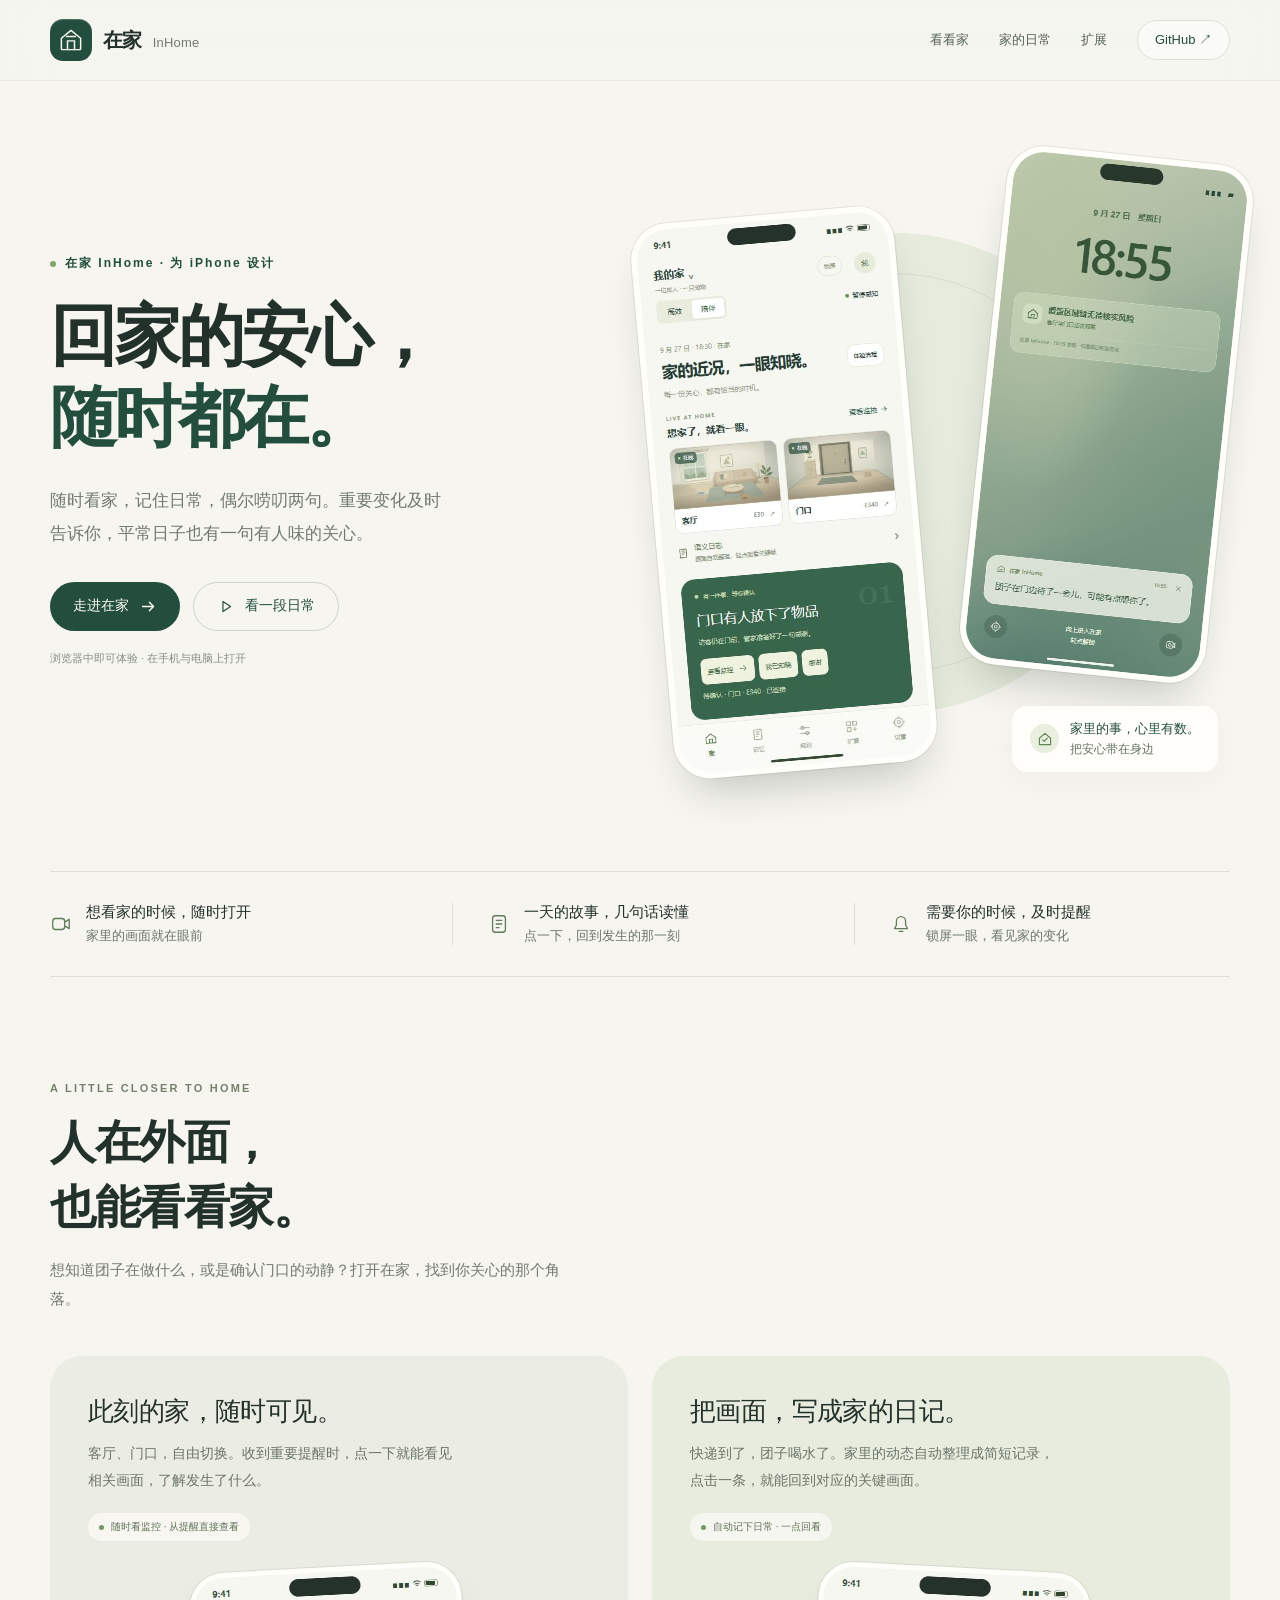
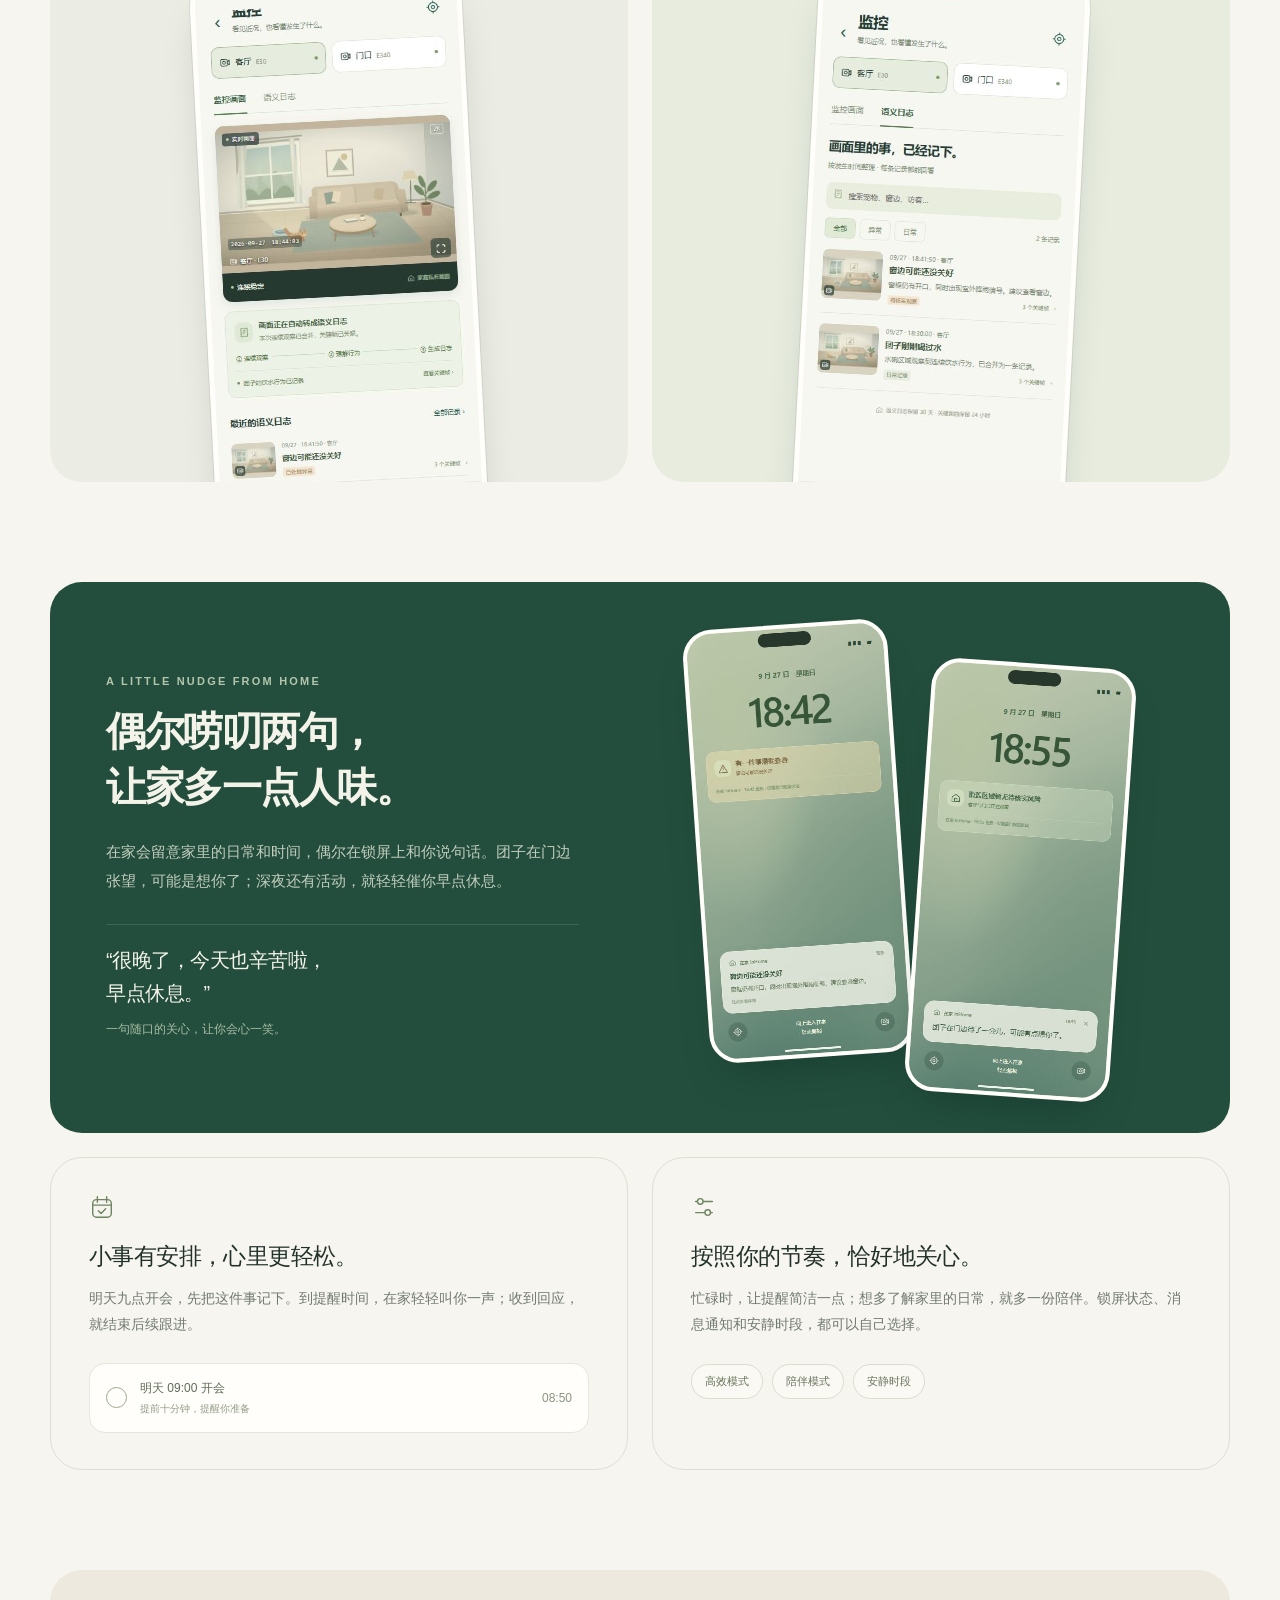
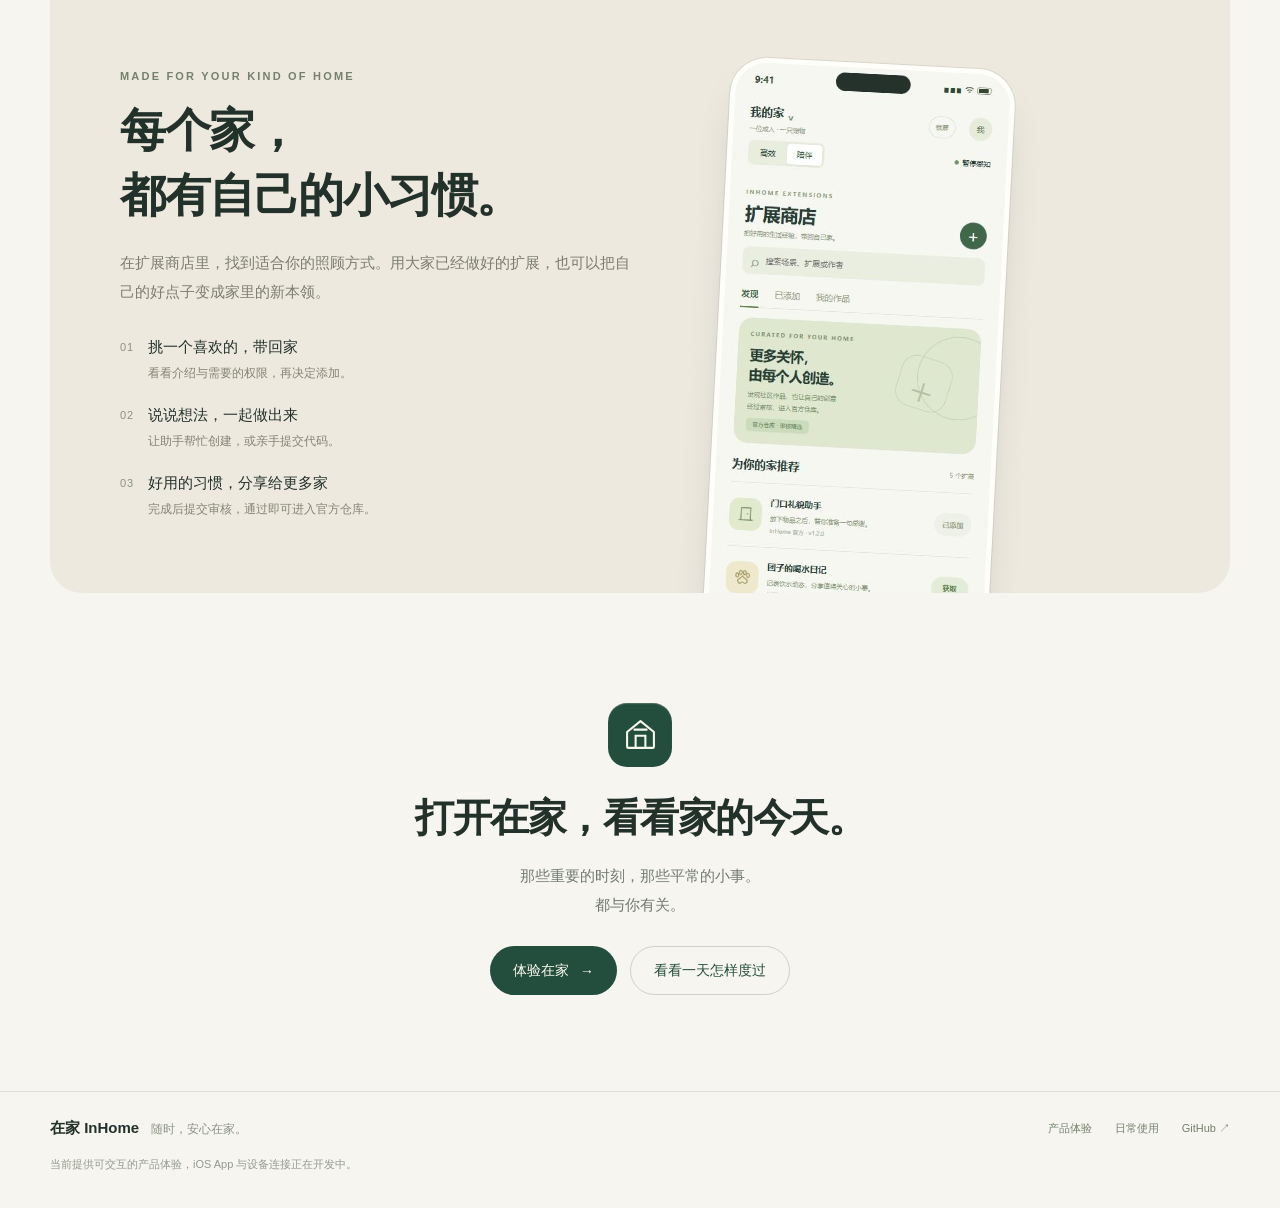
<file: index.html>
<!doctype html>
<html lang="zh-CN">
<head>
  <meta charset="utf-8">
  <meta name="viewport" content="width=device-width, initial-scale=1">
  <meta name="theme-color" content="#f6f5ef">
  <meta name="description" content="在家 InHome，随时看家，记住日常，偶尔唠叨两句。根据家里的近况，在 iPhone 锁屏送来一句有人味的关心。">
  <title>在家 InHome · 随时，安心在家</title>
  <style>
    :root{--cream:#f6f5ef;--paper:#fffefa;--green:#234e3d;--deep:#173d2f;--mint:#e5ece2;--ink:#23312b;--muted:#717a71;--line:#dddfd4;--orange:#d98b50;--radius:32px}
    *{box-sizing:border-box}html{scroll-behavior:smooth;scroll-padding-top:96px}body{margin:0;background:var(--cream);color:var(--ink);font-family:-apple-system,BlinkMacSystemFont,"SF Pro Display","PingFang SC","Microsoft YaHei",sans-serif;-webkit-font-smoothing:antialiased}a{color:inherit;text-decoration:none}button{font:inherit}img{display:block;max-width:100%}svg{display:block}::selection{background:#d0dfc9}a:focus-visible,button:focus-visible{outline:3px solid var(--orange);outline-offset:5px;border-radius:7px}.skip{position:absolute;top:-60px;left:20px;padding:12px 20px;background:white;z-index:10}.skip:focus{top:10px}.wrap{width:min(1180px,calc(100% - 72px));margin:auto}
    header{position:sticky;top:0;z-index:5;background:rgba(246,245,239,.9);backdrop-filter:blur(22px);border-bottom:1px solid rgba(35,78,61,.07)}.nav{height:80px;display:flex;align-items:center;justify-content:space-between;gap:24px}.brand{display:inline-flex;align-items:center;gap:11px;font-weight:650;font-size:20px;letter-spacing:-.6px}.app-icon{display:grid;place-items:center;width:42px;height:42px;border-radius:13px;background:var(--green);color:#f8f7ed;box-shadow:inset 0 1px 1px #ffffff35}.app-icon svg{width:28px;height:28px}.brand small{font-size:13px;letter-spacing:.2px;font-weight:450;margin-left:6px;color:var(--muted)}nav{display:flex;align-items:center;gap:30px;font-size:13px}nav>a{color:#556258;transition:color .2s}nav>a:hover{color:var(--green)}.nav-cta{padding:10px 17px;border:1px solid var(--line);border-radius:50px;color:var(--green);background:rgba(255,255,255,.45)}
    .hero{display:grid;grid-template-columns:1fr 1.05fr;align-items:center;gap:35px;min-height:790px;padding-top:58px;padding-bottom:75px}.eyebrow{display:flex;align-items:center;gap:9px;font-size:12px;letter-spacing:2px;font-weight:600;color:var(--green);margin:0 0 24px}.eyebrow:before{content:"";width:6px;height:6px;border-radius:50%;background:#83a66d}.hero h1{font-weight:650;font-size:clamp(48px,5.2vw,72px);line-height:1.22;letter-spacing:-3px;margin:0 0 25px}.hero h1 span{color:var(--green)}.hero-intro{max-width:405px;font-size:17px;line-height:1.95;color:var(--muted);margin:0 0 32px}.actions{display:flex;flex-wrap:wrap;align-items:center;gap:13px}.button{display:inline-flex;align-items:center;justify-content:center;gap:11px;min-height:49px;padding:0 23px;border-radius:50px;font-size:14px;font-weight:550;transition:transform .2s,background .2s}.button:hover{transform:translateY(-2px)}.button svg{width:17px;height:17px}.primary{background:var(--green);color:#fffdf3}.primary:hover{background:var(--deep)}.secondary{border:1px solid #cdd3c8;color:var(--green);background:transparent}.fine{font-size:11px;line-height:1.8;color:#879084;margin-top:18px}.hero-art{position:relative;height:640px;display:flex;align-items:center;justify-content:center;isolation:isolate}.halo{position:absolute;width:480px;height:480px;background:#e6ebdd;border-radius:50%;z-index:-2;left:10px;top:85px}.halo:after{content:"";position:absolute;inset:40px;border:1px solid rgba(91,116,77,.12);border-radius:50%}.phone{border-radius:37px;background:#faf9f3;overflow:hidden;box-shadow:0 26px 45px -20px rgba(24,44,30,.28),0 0 0 1px rgba(24,44,30,.09);border:6px solid #fffefa;width:264px;flex-shrink:0}.phone img{width:100%;height:auto;aspect-ratio:390 / 844;object-fit:cover;object-position:top}.hero-main{position:absolute;left:8px;top:66px;transform:rotate(-5deg);z-index:2}.hero-lock{position:absolute;right:0;top:6px;transform:rotate(6deg);width:247px}.hero-caption{position:absolute;bottom:16px;right:12px;display:flex;align-items:center;gap:11px;padding:14px 18px;background:#fffefa;border-radius:15px;box-shadow:0 9px 30px #33452c09;font-size:12px;color:#657260}.tiny-home{width:29px;height:29px;border-radius:50%;display:grid;place-items:center;background:#e9efdf;color:#608352}.hero-caption strong{display:block;font-size:13px;font-weight:550;color:var(--green);margin-bottom:3px}.hero-caption svg{width:16px;height:16px}
    .intro-line{border-top:1px solid var(--line);border-bottom:1px solid var(--line);padding:31px 0;display:grid;grid-template-columns:repeat(3,1fr);gap:26px}.intro-line div{display:flex;align-items:center;gap:14px;font-size:13px;color:#6a756b}.intro-line div+div{border-left:1px solid var(--line);padding-left:35px}.intro-line svg{width:22px;height:22px;color:#627b58;flex-shrink:0}.intro-line strong{display:block;font-size:15px;color:var(--ink);font-weight:550;margin-bottom:5px}
    section{scroll-margin-top:100px}.section-heading{padding:105px 0 43px}.overline{font-size:11px;font-weight:650;letter-spacing:2.2px;color:#75816d;margin:0 0 16px;text-transform:uppercase}.section-heading h2,.story h2,.extension-copy h2,.closing h2{font-size:clamp(32px,3.6vw,47px);line-height:1.4;font-weight:600;letter-spacing:-1.5px;margin:0}.section-heading>p:last-child{font-size:15px;line-height:1.9;color:var(--muted);max-width:530px;margin:17px 0 0}.feature-grid{display:grid;grid-template-columns:1fr 1fr;gap:24px}.feature{position:relative;border-radius:var(--radius);overflow:hidden;background:#ebece4;padding:38px 38px 0;min-height:715px}.feature:nth-child(2){background:#e7ecdf}.feature h3{font-size:26px;font-weight:550;letter-spacing:-.6px;margin:0 0 11px}.feature>p{max-width:375px;font-size:14px;line-height:1.9;color:#6b7569;margin:0}.feature-tag{display:inline-flex;align-items:center;gap:7px;background:#fffefa98;padding:7px 11px;border-radius:100px;font-size:10px;color:#607157;margin:20px 0 26px}.feature-tag:before{content:"";width:5px;height:5px;border-radius:50%;background:#789566}.feature .phone{width:272px;position:relative;margin:0 auto -62px;border-width:5px;border-radius:35px;transform:rotate(-3deg)}.feature:nth-child(2) .phone{transform:rotate(3deg)}
    .story{display:grid;grid-template-columns:1fr 1.12fr;align-items:center;gap:65px;margin-top:100px;padding:58px 56px;background:var(--green);border-radius:var(--radius);color:#f4f3e9;overflow:hidden}.story .overline{color:#b4c5ac}.story h2{font-size:40px}.story-copy>p:not(.overline){font-size:15px;line-height:1.95;color:#c3cebf;margin:22px 0 28px}.story .quote{margin:0;padding:19px 0 0;border-top:1px solid #ffffff20;font-size:20px;line-height:1.65;letter-spacing:-.5px}.story .quote small{display:block;font-size:12px;font-style:normal;color:#a9bda3;margin-top:10px;letter-spacing:0}.lock-pair{display:flex;align-items:center;justify-content:center;gap:17px;min-width:0}.lock-pair .phone{width:205px;border-width:4px;border-radius:29px;background:#ecede6;box-shadow:0 24px 40px -15px #051c1945}.lock-pair .phone:first-child{transform:translateY(-16px) rotate(-4deg)}.lock-pair .phone:last-child{transform:translateY(23px) rotate(4deg)}
    .daily{display:grid;grid-template-columns:1fr 1fr;gap:24px;margin-top:24px}.daily-card{border:1px solid var(--line);border-radius:var(--radius);padding:36px 38px}.daily-card svg{width:26px;height:26px;color:#6e8561;margin-bottom:21px}.daily-card h3{font-size:23px;font-weight:550;letter-spacing:-.6px;margin:0 0 13px}.daily-card p{font-size:14px;line-height:1.9;color:var(--muted);margin:0}.reminder{margin-top:25px;display:flex;align-items:center;gap:13px;background:#fffefa;border:1px solid #e6e6dc;padding:16px;border-radius:16px}.reminder .check{width:21px;height:21px;border-radius:50%;border:1.5px solid #9ca78c;flex-shrink:0}.reminder span{font-size:12px;color:#5f6c59}.reminder small{font-size:10px;display:block;color:#929a89;margin-top:5px}.reminder time{margin-left:auto;white-space:nowrap;font-size:12px;color:#89937e}.choices{display:flex;gap:9px;flex-wrap:wrap;margin-top:26px}.choices span{font-size:11px;border:1px solid #d9ddcf;color:#68745c;border-radius:30px;padding:9px 13px;background:#fffefa66}
    .extension{display:grid;grid-template-columns:1fr .86fr;align-items:center;gap:80px;padding:93px 70px 0;margin-top:100px;background:#ede9df;border-radius:var(--radius);overflow:hidden}.extension-copy{padding-bottom:65px}.extension-copy>p:not(.overline){font-size:15px;line-height:1.9;color:#7c7d70;margin:22px 0 25px}.steps{display:grid;gap:22px;margin-top:32px}.step{display:flex;align-items:flex-start;gap:14px}.step-no{font-size:11px;color:#8c927f;letter-spacing:1px;margin-top:3px}.step strong{display:block;font-size:15px;font-weight:550;margin-bottom:6px}.step p{margin:0;color:#838473;font-size:12px;line-height:1.75}.extension .phone{width:285px;border-width:5px;margin-bottom:-75px;transform:rotate(3deg)}
    .closing{text-align:center;padding:110px 0 96px}.closing .app-icon{width:64px;height:64px;border-radius:19px;margin:0 auto 24px}.closing .app-icon svg{width:39px;height:39px}.closing h2{font-size:39px}.closing p{font-size:15px;line-height:1.9;color:var(--muted);margin:17px 0 27px}.closing .actions{justify-content:center}footer{border-top:1px solid var(--line);padding:27px 0 33px}.footer-top{display:flex;align-items:center;justify-content:space-between;gap:24px}.footer-brand{font-size:15px;font-weight:600}.footer-brand span{font-size:12px;color:#8a9384;font-weight:400;margin-left:8px}.footer-links{display:flex;gap:23px;font-size:11px;color:#73816e}.availability{font-size:11px;color:#939a8d;line-height:1.8;margin:17px 0 0}.arrow{transition:transform .2s}.button:hover .arrow{transform:translateX(3px)}
    @media(min-width:1400px){.hero{min-height:815px}}
    @media(max-width:1050px){.wrap{width:calc(100% - 48px)}.hero{grid-template-columns:.95fr 1fr;gap:12px;min-height:720px}.hero h1{font-size:54px}.hero-art{height:580px}.hero-main{width:225px;left:0;top:65px}.hero-lock{width:210px;top:24px;right:-5px}.halo{width:365px;height:365px;top:120px}.hero-caption{bottom:2px;right:0}.intro-line{gap:15px}.intro-line div+div{padding-left:20px}.story{padding:45px 35px;gap:35px}.story h2{font-size:34px}.lock-pair{gap:10px}.lock-pair .phone{width:174px}.extension{padding:70px 45px 0;gap:35px}.extension .phone{width:253px}.feature{padding:32px 30px 0}}
    @media(max-width:760px){.wrap{width:calc(100% - 36px)}.nav{height:68px}.brand{font-size:18px}.brand small{font-size:11px;margin-left:3px}.app-icon{width:35px;height:35px;border-radius:11px}.app-icon svg{width:24px;height:24px}nav{gap:16px}nav .desktop-nav{display:none}.nav-cta{padding:8px 13px;font-size:11px}.hero{display:flex;flex-direction:column;padding-top:57px;padding-bottom:40px;gap:18px;min-height:auto}.hero-copy{width:100%}.eyebrow{margin-bottom:20px;font-size:10px}.hero h1{font-size:52px;letter-spacing:-2.5px;line-height:1.25;margin-bottom:19px}.hero-intro{font-size:15px;max-width:350px;margin-bottom:25px}.button{min-height:46px;padding:0 19px;font-size:13px}.fine{font-size:10px}.hero-art{width:min(100%,450px);height:570px;margin-top:3px}.hero-main{width:228px;left:11px;top:68px}.hero-lock{width:213px;right:12px;top:24px}.halo{width:350px;height:350px;top:106px;left:calc(50% - 175px)}.hero-caption{bottom:2px;right:9px;font-size:10px;padding:11px 14px}.hero-caption strong{font-size:11px}.intro-line{grid-template-columns:1fr;padding:25px 7px;gap:23px}.intro-line div+div{border-left:0;padding-left:0}.intro-line div{font-size:12px;gap:17px}.intro-line strong{font-size:14px;margin-bottom:3px}.section-heading{padding:67px 3px 29px}.section-heading h2{font-size:33px}.section-heading>p:last-child{font-size:14px}.feature-grid{grid-template-columns:1fr;gap:17px}.feature{padding:30px 27px 0;min-height:668px;border-radius:26px}.feature h3{font-size:25px}.feature>p{font-size:13px}.feature .phone{width:254px}.feature-tag{margin-bottom:22px}.story{grid-template-columns:1fr;gap:43px;margin-top:60px;padding:35px 26px 42px;border-radius:26px}.story h2{font-size:32px}.story-copy>p:not(.overline){font-size:14px;margin:18px 0 23px}.story .quote{font-size:19px}.lock-pair{gap:15px}.lock-pair .phone{width:43%;max-width:200px;border-width:3px;border-radius:25px}.lock-pair .phone:first-child{transform:translateY(-9px) rotate(-4deg)}.lock-pair .phone:last-child{transform:translateY(9px) rotate(4deg)}.daily{grid-template-columns:1fr;gap:17px;margin-top:17px}.daily-card{padding:29px 26px;border-radius:26px}.daily-card h3{font-size:22px}.daily-card p{font-size:13px}.extension{grid-template-columns:1fr;gap:6px;margin-top:60px;padding:36px 27px 0;border-radius:26px}.extension-copy{padding-bottom:24px}.extension-copy h2{font-size:32px}.extension-copy>p:not(.overline){font-size:14px;margin:19px 0}.steps{gap:20px;margin-top:25px}.extension .phone{width:260px;margin:4px auto -85px}.closing{padding:75px 10px 63px}.closing h2{font-size:29px;letter-spacing:-1px}.closing p{font-size:13px}.footer-top{align-items:flex-start;gap:18px;flex-direction:column}.footer-links{gap:21px}.availability{font-size:10px}.footer-brand{font-size:14px}}
    @media(max-width:380px){.hero h1{font-size:45px}.hero-art{height:510px}.hero-main{width:198px;left:4px}.hero-lock{width:185px;right:1px}.halo{width:295px;height:295px;left:calc(50% - 147px)}.hero-caption{bottom:0;right:0}.hero-intro{font-size:14px}.actions{gap:9px}.button{padding:0 15px;font-size:12px}.feature{min-height:650px}.feature .phone{width:240px}.lock-pair{gap:11px}.lock-pair .phone{width:45%;border-radius:22px}.feature h3{font-size:23px}.story h2,.extension-copy h2{font-size:29px}.brand small{display:none}}
    @media(prefers-reduced-motion:reduce){html{scroll-behavior:auto}*,*:before,*:after{transition:none!important}}
  </style>
</head>
<body>
  <a class="skip" href="#main">跳到主要内容</a>
  <header>
    <div class="wrap nav">
      <a class="brand" href="#" aria-label="在家 InHome 首页"><span class="app-icon" aria-hidden="true"><svg viewBox="0 0 32 32" fill="none"><path d="m5 14 11-9 11 9v12a1 1 0 0 1-1 1H6a1 1 0 0 1-1-1V14Z" stroke="currentColor" stroke-width="1.7" stroke-linejoin="round"/><path d="M12 27V17h8v10M11 12h10" stroke="currentColor" stroke-width="1.7" stroke-linecap="round"/></svg></span><span>在家 <small>InHome</small></span></a>
      <nav aria-label="主要导航"><a class="desktop-nav" href="#at-home">看看家</a><a class="desktop-nav" href="#everyday">家的日常</a><a class="desktop-nav" href="#extensions">扩展</a><a class="nav-cta" href="https://github.com/emme1t/smart-security">GitHub ↗</a></nav>
    </div>
  </header>
  <main id="main">
    <div class="wrap hero">
      <div class="hero-copy">
        <p class="eyebrow">在家 InHome · 为 iPhone 设计</p>
        <h1>回家的安心，<br><span>随时都在。</span></h1>
        <p class="hero-intro">随时看家，记住日常，偶尔唠叨两句。重要变化及时告诉你，平常日子也有一句有人味的关心。</p>
        <div class="actions"><a class="button primary" href="demo/在家InHome_iOS_Demo.html">走进在家 <svg class="arrow" viewBox="0 0 20 20" fill="none" aria-hidden="true"><path d="M3 10h13m-5-5 5 5-5 5" stroke="currentColor" stroke-width="1.5" stroke-linecap="round" stroke-linejoin="round"/></svg></a><a class="button secondary" href="demo/在家InHome_正常运行流程_Slides.html"><svg viewBox="0 0 20 20" fill="none" aria-hidden="true"><path d="m7 4 9 6-9 6V4Z" stroke="currentColor" stroke-width="1.4" stroke-linejoin="round"/></svg>看一段日常</a></div>
        <p class="fine">浏览器中即可体验 · 在手机与电脑上打开</p>
      </div>
      <div class="hero-art" aria-label="在家首页与 iPhone 锁屏通知">
        <div class="halo" aria-hidden="true"></div>
        <div class="phone hero-lock"><img src="docs/images/lock-life.png" alt="iPhone 锁屏上的在家生活消息" width="390" height="844" fetchpriority="high"></div>
        <div class="phone hero-main"><img src="docs/images/home.png" alt="在家首页，查看家庭安全状况、监控画面和今日动态" width="390" height="844" fetchpriority="high"></div>
        <div class="hero-caption"><span class="tiny-home" aria-hidden="true"><svg viewBox="0 0 20 20" fill="none"><path d="m3 9 7-6 7 6v8H3V9Z" stroke="currentColor" stroke-width="1.4" stroke-linejoin="round"/><path d="m7 11 2 2 4-4" stroke="currentColor" stroke-width="1.4" stroke-linecap="round" stroke-linejoin="round"/></svg></span><span><strong>家里的事，心里有数。</strong>把安心带在身边</span></div>
      </div>
    </div>
    <div class="wrap intro-line" aria-label="在家的三件小事">
      <div><svg viewBox="0 0 24 24" fill="none" aria-hidden="true"><rect x="3" y="6" width="13" height="12" rx="3" stroke="currentColor" stroke-width="1.4"/><path d="m16 10 5-3v10l-5-3" stroke="currentColor" stroke-width="1.4" stroke-linejoin="round"/></svg><span><strong>想看家的时候，随时打开</strong>家里的画面就在眼前</span></div>
      <div><svg viewBox="0 0 24 24" fill="none" aria-hidden="true"><rect x="5" y="3" width="14" height="18" rx="3" stroke="currentColor" stroke-width="1.4"/><path d="M9 8h6m-6 4h6m-6 4h3" stroke="currentColor" stroke-width="1.4" stroke-linecap="round"/></svg><span><strong>一天的故事，几句话读懂</strong>点一下，回到发生的那一刻</span></div>
      <div><svg viewBox="0 0 24 24" fill="none" aria-hidden="true"><path d="M5 17h14l-2-4V9a5 5 0 0 0-10 0v4l-2 4Z" stroke="currentColor" stroke-width="1.4" stroke-linejoin="round"/><path d="M10 20h4" stroke="currentColor" stroke-width="1.4" stroke-linecap="round"/></svg><span><strong>需要你的时候，及时提醒</strong>锁屏一眼，看见家的变化</span></div>
    </div>
    <section class="wrap" id="at-home">
      <div class="section-heading"><p class="overline">A little closer to home</p><h2>人在外面，<br>也能看看家。</h2><p>想知道团子在做什么，或是确认门口的动静？打开在家，找到你关心的那个角落。</p></div>
      <div class="feature-grid">
        <article class="feature"><h3>此刻的家，随时可见。</h3><p>客厅、门口，自由切换。收到重要提醒时，点一下就能看见相关画面，了解发生了什么。</p><span class="feature-tag">随时看监控 · 从提醒直接查看</span><div class="phone"><img src="docs/images/monitor.png" alt="客厅监控画面与事件回看时间线" width="390" height="844" loading="lazy"></div></article>
        <article class="feature"><h3>把画面，写成家的日记。</h3><p>快递到了，团子喝水了。家里的动态自动整理成简短记录，点击一条，就能回到对应的关键画面。</p><span class="feature-tag">自动记下日常 · 一点回看</span><div class="phone"><img src="docs/images/logs.png" alt="按时间整理的家庭日志，每一条都能查看对应画面" width="390" height="844" loading="lazy"></div></article>
      </div>
    </section>
    <section class="wrap" id="everyday">
      <div class="story">
        <div class="story-copy"><p class="overline">A little nudge from home</p><h2>偶尔唠叨两句，<br>让家多一点人味。</h2><p>在家会留意家里的日常和时间，偶尔在锁屏上和你说句话。团子在门边张望，可能是想你了；深夜还有活动，就轻轻催你早点休息。</p><blockquote class="quote">“很晚了，今天也辛苦啦，<br>早点休息。”<small>一句随口的关心，让你会心一笑。</small></blockquote></div>
        <div class="lock-pair"><div class="phone"><img src="docs/images/lock-safety.png" alt="iPhone 锁屏显示家庭安全状态及安全变化通知" width="390" height="844" loading="lazy"></div><div class="phone"><img src="docs/images/lock-life.png" alt="在家根据家庭日常送来的自然关心通知" width="390" height="844" loading="lazy"></div></div>
      </div>
      <div class="daily">
        <article class="daily-card"><svg viewBox="0 0 28 28" fill="none" aria-hidden="true"><rect x="4" y="6" width="20" height="19" rx="4" stroke="currentColor" stroke-width="1.5"/><path d="M9 3v6m10-6v6M4 12h20m-14 6 3 3 5-5" stroke="currentColor" stroke-width="1.5" stroke-linecap="round" stroke-linejoin="round"/></svg><h3>小事有安排，心里更轻松。</h3><p>明天九点开会，先把这件事记下。到提醒时间，在家轻轻叫你一声；收到回应，就结束后续跟进。</p><div class="reminder" aria-label="早晨会议提醒"><span class="check" aria-hidden="true"></span><span>明天 09:00 开会<small>提前十分钟，提醒你准备</small></span><time>08:50</time></div></article>
        <article class="daily-card"><svg viewBox="0 0 28 28" fill="none" aria-hidden="true"><path d="M5 8h18M5 20h18" stroke="currentColor" stroke-width="1.5" stroke-linecap="round"/><circle cx="10" cy="8" r="3" fill="#f6f5ef" stroke="currentColor" stroke-width="1.5"/><circle cx="18" cy="20" r="3" fill="#f6f5ef" stroke="currentColor" stroke-width="1.5"/></svg><h3>按照你的节奏，恰好地关心。</h3><p>忙碌时，让提醒简洁一点；想多了解家里的日常，就多一份陪伴。锁屏状态、消息通知和安静时段，都可以自己选择。</p><div class="choices" aria-label="可选择的使用偏好"><span>高效模式</span><span>陪伴模式</span><span>安静时段</span></div></article>
      </div>
    </section>
    <section class="wrap" id="extensions">
      <div class="extension">
        <div class="extension-copy"><p class="overline">Made for your kind of home</p><h2>每个家，<br>都有自己的小习惯。</h2><p>在扩展商店里，找到适合你的照顾方式。用大家已经做好的扩展，也可以把自己的好点子变成家里的新本领。</p><div class="steps"><div class="step"><span class="step-no">01</span><div><strong>挑一个喜欢的，带回家</strong><p>看看介绍与需要的权限，再决定添加。</p></div></div><div class="step"><span class="step-no">02</span><div><strong>说说想法，一起做出来</strong><p>让助手帮忙创建，或亲手提交代码。</p></div></div><div class="step"><span class="step-no">03</span><div><strong>好用的习惯，分享给更多家</strong><p>完成后提交审核，通过即可进入官方仓库。</p></div></div></div></div>
        <div class="phone"><img src="docs/images/extensions.png" alt="在家扩展商店，可以使用其他人的扩展或创建并分享自己的扩展" width="390" height="844" loading="lazy"></div>
      </div>
    </section>
    <section class="wrap closing">
      <span class="app-icon" aria-hidden="true"><svg viewBox="0 0 32 32" fill="none"><path d="m5 14 11-9 11 9v12a1 1 0 0 1-1 1H6a1 1 0 0 1-1-1V14Z" stroke="currentColor" stroke-width="1.7" stroke-linejoin="round"/><path d="M12 27V17h8v10M11 12h10" stroke="currentColor" stroke-width="1.7" stroke-linecap="round"/></svg></span>
      <h2>打开在家，看看家的今天。</h2><p>那些重要的时刻，那些平常的小事。<br>都与你有关。</p><div class="actions"><a class="button primary" href="demo/在家InHome_iOS_Demo.html">体验在家 <span class="arrow" aria-hidden="true">→</span></a><a class="button secondary" href="demo/在家InHome_正常运行流程_Slides.html">看看一天怎样度过</a></div>
    </section>
  </main>
  <footer><div class="wrap"><div class="footer-top"><div class="footer-brand">在家 InHome <span>随时，安心在家。</span></div><div class="footer-links"><a href="demo/在家InHome_iOS_Demo.html">产品体验</a><a href="demo/在家InHome_正常运行流程_Slides.html">日常使用</a><a href="https://github.com/emme1t/smart-security">GitHub ↗</a></div></div><p class="availability">当前提供可交互的产品体验，iOS App 与设备连接正在开发中。</p></div></footer>
</body>
</html>
</file>
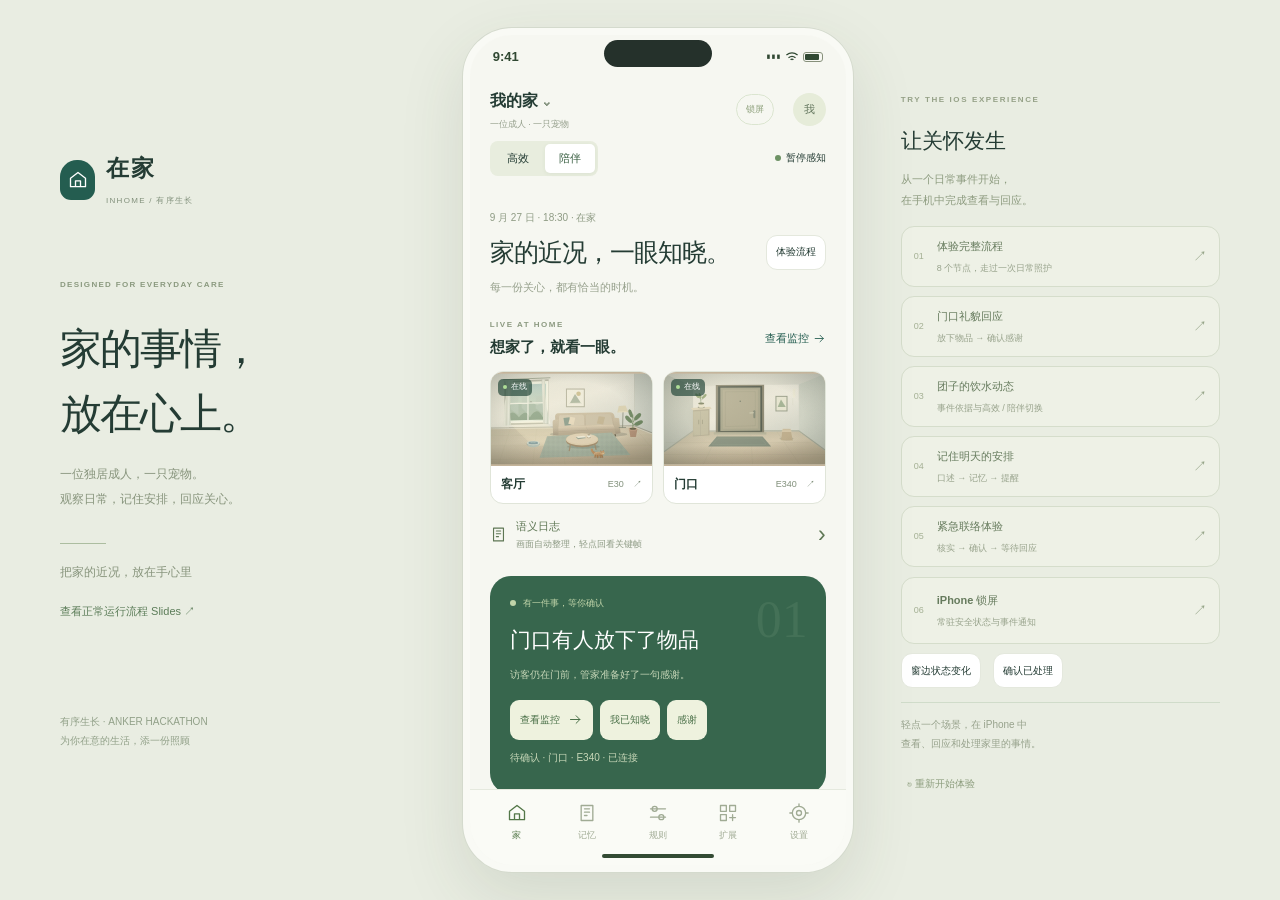
<file: demo/在家InHome_iOS_Demo.html>
<!doctype html>
<html lang="zh-CN">
<head>
<meta charset="utf-8"><meta name="viewport" content="width=device-width,initial-scale=1"><meta name="theme-color" content="#245d50">
<title>在家 InHome · 家庭管家</title>
<style>
:root{--bg:#f4f5f0;--paper:#fff;--ink:#243c34;--muted:#708078;--green:#245d50;--mint:#e8eee6;--line:#dde3da;--gold:#a27439;--red:#a64d40;--body:14px;font-family:"Segoe UI","Microsoft YaHei",sans-serif;color-scheme:light}*{box-sizing:border-box}body{margin:0;background:var(--bg);color:var(--ink);font-size:var(--body);line-height:1.6}button,input,select,textarea{font:inherit}button,a,input,select,textarea{-webkit-tap-highlight-color:transparent}button{cursor:pointer}button,a{touch-action:manipulation}button{border:0;color:inherit;background:none}a{color:inherit;text-decoration:none}button:focus-visible,a:focus-visible,input:focus-visible,textarea:focus-visible,select:focus-visible{outline:3px solid #b6945d;outline-offset:3px}button:disabled{opacity:.42;cursor:default}h1,h2,h3,p{margin:0}h1{font-size:32px;font-weight:600;letter-spacing:-1px;line-height:1.3}h2{font-size:19px;font-weight:600}h3{font-size:15px;font-weight:600}.muted{color:var(--muted)}.small{font-size:12px}.eyebrow{font-size:10px;letter-spacing:2px;text-transform:uppercase;font-weight:600}.row{display:flex;align-items:center;gap:12px;flex-wrap:wrap}.between{justify-content:space-between}.grow{flex:1}.stack{display:grid;gap:20px}.icon{width:20px;height:20px;stroke:currentColor;fill:none;stroke-width:1.6;stroke-linecap:round;stroke-linejoin:round;flex:none}.pill{display:inline-flex;align-items:center;gap:6px;padding:4px 9px;font-size:11px;line-height:1.4;border-radius:5px;background:var(--mint);color:var(--green)}.pill.gold{background:#f7eddd;color:#8b622a}.pill.red{background:#f8e7e1;color:var(--red)}.dot{width:6px;height:6px;border-radius:50%;background:currentColor;display:inline-block}.btn{display:inline-flex;align-items:center;justify-content:center;gap:8px;border-radius:9px;padding:10px 15px;min-height:42px;background:var(--green);color:white;font-weight:550;font-size:13px;white-space:normal}.btn:hover{filter:brightness(1.08)}.btn.secondary{border:1px solid var(--line);background:var(--paper);color:var(--ink)}.btn.ghost{background:transparent;color:var(--green);padding:8px}.btn.danger{background:var(--red);color:white}.btn.light{background:#f8f8ef;color:var(--green)}.btn.tiny{min-height:34px;padding:7px 10px;font-size:12px}.shell{display:grid;grid-template-columns:216px minmax(0,1fr);min-height:100vh}.sidebar{padding:32px 21px 20px;border-right:1px solid var(--line);background:#ebeee6;display:flex;flex-direction:column;gap:36px;position:sticky;top:0;height:100vh}.brand{display:flex;gap:12px;align-items:center;padding-left:6px}.brandmark{width:37px;height:42px;border-radius:17px 17px 11px 11px;background:var(--green);display:grid;place-items:center;color:white}.brand b{display:block;font-size:22px;letter-spacing:2px;font-weight:600}.brand small{font-size:9px;letter-spacing:2px;color:var(--muted)}nav{display:grid;gap:7px}nav button{display:flex;align-items:center;gap:12px;text-align:left;padding:12px;border-radius:9px;color:#63756a;font-size:13px}nav button.active{background:#dbe6d9;color:var(--green);font-weight:650}nav button:hover{background:#e1e8dd}.side-caption{font-size:10px;color:#89958b;letter-spacing:1.5px;padding:0 12px 8px}.side-story{padding:18px 13px;border-top:1px solid #d3dcce;border-bottom:1px solid #d3dcce}.side-story p{font-size:12px;color:var(--muted);margin:9px 0 14px}.side-foot{margin-top:auto;font-size:11px;color:#7c8a7d;line-height:1.9;padding:0 10px}.side-foot a{display:block;color:var(--green);margin-bottom:9px}.main{min-width:0}.topbar{height:86px;padding:0 38px;border-bottom:1px solid var(--line);display:flex;align-items:center;justify-content:space-between;gap:16px;background:#fafbf7}.house{font-size:13px;font-weight:600}.house small{display:block;font-size:10px;font-weight:400;color:var(--muted)}.mode{padding:4px;display:flex;border:1px solid var(--line);border-radius:8px;gap:3px}.mode button{padding:6px 15px;font-size:12px;border-radius:5px}.mode .selected{background:var(--green);color:#fff}.global-actions{display:flex;align-items:center;gap:17px}.modehint{font-size:11px;color:var(--muted);width:126px;line-height:1.5}.pause{border-left:1px solid var(--line);padding:6px 0 6px 17px;font-size:12px;display:flex;align-items:center;gap:7px}.avatar{width:33px;height:33px;border-radius:50%;background:#e4e9dc;display:grid;place-items:center;font-size:12px}.demo-ribbon{padding:8px 38px;background:#eef1e9;border-bottom:1px solid var(--line);font-size:10px;color:#77846e;display:flex;justify-content:space-between;gap:10px}.demo-ribbon b{font-weight:550;color:#5c705c}.content{max-width:1500px;margin:auto;padding:30px 38px 36px}.page-head{margin-bottom:25px}.page-head p{margin-top:9px;font-size:13px;color:var(--muted)}.date{font-size:12px;color:var(--muted);margin-bottom:8px}.dashboard{display:grid;grid-template-columns:minmax(0,1.75fr) minmax(265px,1fr);gap:24px}.card{background:var(--paper);border:1px solid var(--line);border-radius:14px;padding:22px;min-width:0}.priority{background:var(--green);color:white;border-radius:15px;padding:25px 27px;position:relative;overflow:hidden}.priority .kicker{color:#c3d6b4;font-size:11px;margin-bottom:18px;display:flex;align-items:center;gap:7px}.priority h2{font-size:25px;line-height:1.5;font-weight:500;max-width:440px}.priority p{font-size:12px;line-height:1.9;color:#d2e0d2;margin-top:9px;max-width:450px}.priority .row{margin-top:21px}.priority .index{position:absolute;right:24px;top:18px;font-family:Georgia,serif;font-size:58px;line-height:1;color:#b0c2a521}.priority.alert{background:#784b40}.care-grid{display:grid;grid-template-columns:1fr 1fr;gap:16px}.care-card{padding:19px}.care-icon{width:36px;height:36px;display:grid;place-items:center;background:#eef1e6;border-radius:11px;color:#658067;margin-bottom:13px}.care-card .value{font-size:22px;font-weight:550;letter-spacing:-.7px;margin:5px 0}.care-card p{font-size:11px;color:var(--muted);margin:5px 0}.care-card button{margin-top:8px}.section-head{display:flex;align-items:center;justify-content:space-between;gap:10px;margin-bottom:18px}.section-head small{font-size:10px;color:var(--muted)}.timeline{display:grid}.event{display:grid;grid-template-columns:46px 28px minmax(0,1fr) auto;gap:10px;padding:14px 0;border-top:1px solid #edf0e9;text-align:left;width:100%;align-items:start}.event:first-child{border-top:0}.event:hover{background:#f8faf4}.event time{font-size:11px;color:var(--muted);padding-top:2px}.event .event-icon{color:#82937e;margin-top:2px}.event strong{font-size:12px;font-weight:550}.event p{font-size:10px;color:var(--muted);margin-top:3px}.event-status{font-size:10px;color:#83917d;white-space:nowrap;padding-top:2px}.camera{padding:0;overflow:hidden}.camera .section-head{padding:18px 19px;margin:0}.camera img{display:block;width:100%;aspect-ratio:1.7;object-fit:cover}.camera-scene{position:relative;background:#e6e4d3}.camera-scene .source{position:absolute;bottom:10px;left:12px;background:#203a2fbd;color:#fff;padding:3px 7px;font-size:9px;border-radius:4px}.camera-scene .scene-time{position:absolute;top:10px;right:12px;font-size:10px;color:#4b6251}.camera-caption{padding:14px 19px}.camera-caption p{font-size:10px;color:var(--muted);margin-top:5px}.camera-placeholder{padding:32px 20px;background:#e8ebe3;text-align:center;color:#738075;line-height:2;min-height:190px;display:grid;place-content:center}.device-row{display:flex;justify-content:space-between;gap:10px;padding:9px 0;font-size:11px;border-top:1px solid #edf0e9}.device-row:first-child{border:0}.agenda{border-left:2px solid #b5c6a5;padding-left:15px;margin:18px 0}.agenda time{font-size:24px;letter-spacing:-1px}.agenda p{font-size:11px;color:var(--muted);margin-top:5px}.source-note{font-size:10px;color:#8a9586;line-height:1.7}.lab{margin-top:22px;border-top:1px solid var(--line);padding-top:17px}.lab summary{cursor:pointer;font-size:12px;color:#74816f;list-style:none;display:flex;justify-content:space-between;gap:10px}.lab summary:after{content:'＋'}.lab[open] summary:after{content:'−'}.lab-body{display:flex;flex-wrap:wrap;gap:8px;padding-top:14px}.lab button{background:#e8ede1;border:1px solid #dbe2d3;border-radius:6px;padding:7px 11px;font-size:11px}.notice{padding:14px 18px;background:#f9edda;border:1px solid #ead7b6;border-radius:10px;margin-bottom:20px;color:#855d2e;font-size:12px;line-height:1.8}.storybar{background:#e4ebdd;padding:16px 20px;border-radius:10px;margin-bottom:22px;border:1px solid #cfdcc6}.storybar strong{font-size:14px}.storybar p{font-size:11px;color:var(--muted);margin:5px 0}.steps{display:flex;gap:5px;margin-top:10px}.steps i{height:3px;background:#ccd5c3;flex:1}.steps i.done{background:#517b61}.two-col{display:grid;grid-template-columns:1.2fr 1fr;gap:22px}.memory{padding:18px 0;border-top:1px solid var(--line)}.memory:first-of-type{border-top:0}.memory h3{margin:8px 0}.memory .actions{margin-top:12px}.habit-value{font-size:32px;letter-spacing:-1px;font-weight:500;margin:22px 0 5px}.observation{display:flex;gap:6px;margin:20px 0 12px;align-items:end;height:63px}.observation span{flex:1;background:#bed0b6;border-radius:3px 3px 0 0;min-width:0}.observation span.gap{background:#e9e9df;border:1px dashed #c6ccbd}.rule-row{padding:17px 0;border-bottom:1px solid var(--line)}.rule-row:last-child{border:0}.rule-row p{font-size:11px;color:var(--muted);margin-top:6px}.field{display:grid;gap:6px;margin:15px 0}.field>span,.field>label{font-size:12px;font-weight:550}input[type=text],input[type=datetime-local],input[type=time],input[type=number],select,textarea{border:1px solid #d6ded2;border-radius:7px;background:#fafbf7;padding:10px 11px;color:var(--ink);width:100%;min-width:0}textarea{resize:vertical;line-height:1.8}input[type=range]{accent-color:var(--green);width:100%;cursor:pointer}input[type=checkbox]{accent-color:var(--green);width:17px;height:17px}.form-row{display:grid;grid-template-columns:1fr 1fr;gap:15px}.preview{background:#edf2e8;padding:16px;border-radius:9px;line-height:1.9;font-size:12px}.preview p{margin-top:9px}.template-grid{display:grid;grid-template-columns:repeat(3,1fr);gap:17px}.template{position:relative;display:flex;flex-direction:column;gap:13px}.template .template-no{font-family:Georgia,serif;font-size:39px;color:#bacbb2;line-height:1.1}.template p{font-size:12px;color:var(--muted)}.template .btn{margin-top:auto}.code{font-family:Consolas,monospace;font-size:12px;background:#23372f;color:#dce6cd;min-height:260px}.editor{margin-top:22px}.setting{display:flex;gap:18px;justify-content:space-between;align-items:center;border-bottom:1px solid var(--line);padding:17px 0}.setting p{font-size:11px;color:var(--muted);margin-top:5px}.setting:last-child{border:0}.switch{width:42px;height:24px;border-radius:20px;background:#cdd5c7;padding:3px;flex:none}.switch:before{content:'';display:block;width:18px;height:18px;background:white;border-radius:50%;transition:.2s}.switch.on{background:var(--green)}.switch.on:before{transform:translateX(18px)}.status-grid{display:grid;grid-template-columns:1fr 1fr;gap:12px}.status-grid div{border:1px solid var(--line);padding:13px;border-radius:8px;font-size:11px}.status-grid strong{display:block;font-size:12px;margin-bottom:8px}dialog{padding:0;border:1px solid var(--line);border-radius:17px;max-width:680px;width:calc(100% - 32px);max-height:90vh;box-shadow:0 30px 100px #142c3038;color:var(--ink);background:var(--bg)}dialog::backdrop{background:#182e2980;backdrop-filter:blur(4px)}.dialog-head{display:flex;justify-content:space-between;gap:20px;align-items:center;padding:20px 24px;background:var(--paper);border-bottom:1px solid var(--line);position:sticky;top:0;z-index:2}.dialog-head h2{font-size:19px}.dialog-body{padding:24px}.dialog-body h3{margin:20px 0 8px}.dialog-body .btn{margin-top:5px}.dialog-body p{font-size:13px;line-height:1.9}.dialog-body .evidence{display:grid;grid-template-columns:repeat(3,1fr);gap:9px;margin:18px 0}.evidence div{background:#e5ecdf;border:1px solid #d1dcc9;border-radius:8px;padding:14px 10px;font-size:11px;min-height:90px}.evidence time{font-size:10px;color:var(--muted);display:block;margin-bottom:8px}.score-row{display:grid;grid-template-columns:90px 1fr 55px;gap:12px;align-items:center;font-size:12px;margin:11px 0}.score-bar{height:6px;background:#dce4d5;border-radius:8px;overflow:hidden}.score-bar i{display:block;background:#87a57a;height:100%}.score-row.urgent .score-bar i{background:#b78165}.receipt{border-left:2px solid #a8bea0;padding-left:14px;margin:14px 0;font-size:12px;line-height:2}.empty{padding:30px 0;text-align:center;color:var(--muted);font-size:13px}.checkline{display:flex;align-items:center;gap:9px;font-size:12px;margin:12px 0}.toast{position:fixed;bottom:25px;left:50%;transform:translateX(-50%);padding:12px 22px;border-radius:9px;background:#243d32;color:#fff;font-size:13px;z-index:20;box-shadow:0 8px 30px #20352a26;max-width:90vw}.toast:empty{display:none}.large{--body:16px}.large .small,.large .event strong,.large .setting p,.large .memory p{font-size:14px}.footerline{margin-top:25px;display:flex;justify-content:space-between;gap:12px;color:#8d9788;font-size:9px;letter-spacing:.5px}.link{color:var(--green);text-decoration:underline;text-underline-offset:4px}.sr-only{position:absolute;width:1px;height:1px;overflow:hidden;clip:rect(0,0,0,0)}
@media(min-width:1600px){.content{padding-top:42px}.dashboard{gap:30px}.priority{padding:32px}.priority h2{font-size:29px}.card{padding:25px}.camera{padding:0}}
@media(max-width:1100px){.shell{grid-template-columns:180px minmax(0,1fr)}.sidebar{padding:25px 14px}.content{padding:25px}.topbar{padding:0 25px}.demo-ribbon{padding:8px 25px}.modehint{display:none}.dashboard{grid-template-columns:minmax(0,1.4fr) minmax(240px,1fr);gap:17px}.card{padding:17px}.camera{padding:0}.priority{padding:23px}.priority h2{font-size:22px}.event-status{display:none}}
@media(max-width:820px){.shell{display:block}.sidebar{height:auto;position:static;padding:14px 20px;border-bottom:1px solid var(--line);display:block}.brand{display:none}nav{display:flex;justify-content:space-between;gap:2px}nav button{font-size:11px;padding:8px;gap:5px}.side-caption,.side-story,.side-foot{display:none}.topbar{height:auto;min-height:76px;padding:15px 20px}.global-actions{gap:10px}.avatar{display:none}.demo-ribbon{padding:8px 20px}.content{padding:23px 20px}.dashboard{grid-template-columns:1.3fr 1fr}.template-grid{grid-template-columns:1fr}.template{display:grid;grid-template-columns:45px 1fr}.template>*{grid-column:2}.template .template-no{grid-column:1;grid-row:1/4}.two-col{grid-template-columns:1fr}}
@media(max-width:600px){.topbar{flex-wrap:wrap;gap:9px}.house{font-size:12px}.global-actions{width:100%;justify-content:space-between}.pause{border:0;padding-left:4px}.modehint{display:block;font-size:10px;width:auto;flex:1}.demo-ribbon{font-size:9px}.demo-ribbon span:last-child{display:none}h1{font-size:27px}.page-head .btn{font-size:11px;padding:8px 10px}.dashboard{grid-template-columns:1fr}.care-grid{gap:12px}.care-card .value{font-size:21px}.priority h2{font-size:22px}.priority{padding:23px}.camera img{aspect-ratio:2}.camera{order:0}.content{padding:23px 16px}.card{padding:18px}.camera{padding:0}.event{grid-template-columns:41px 22px minmax(0,1fr);gap:8px}nav button{display:grid;justify-items:center;gap:4px;font-size:10px;flex:1;padding:8px 3px}.sidebar{padding:6px 10px}.dialog-body{padding:19px}.dialog-head{padding:17px 19px}.dialog-head h2{font-size:17px}.dialog-body .evidence{gap:6px}.evidence div{padding:11px 8px;font-size:10px}.form-row{grid-template-columns:1fr;gap:0}.footerline{font-size:8px}.storybar .row{gap:8px}.status-grid{grid-template-columns:1fr}.score-row{grid-template-columns:80px 1fr 47px}}
@media(prefers-reduced-motion:reduce){*{transition:none!important;scroll-behavior:auto!important}}

/* iOS presentation shell and native-style mobile layout */
:root{font-family:-apple-system,BlinkMacSystemFont,"SF Pro Display","SF Pro Text","PingFang SC","Microsoft YaHei",sans-serif;--bg:#f6f7f1;--line:#e4e8dd;--muted:#81907b}
body{background:#e9ede2}.ios-stage{min-height:100svh;display:grid;grid-template-columns:minmax(180px,1fr) 390px minmax(190px,.9fr);gap:48px;align-items:center;max-width:1230px;margin:auto;padding:24px 35px}.presentation-intro{height:600px;display:flex;flex-direction:column;align-self:center}.brand{padding:0;gap:11px}.brandmark{height:40px;width:35px}.brand b{font-size:23px}.brand small{font-size:8px;letter-spacing:1.3px}.intro-story{margin-top:70px}.intro-story h1{font-size:42px;line-height:1.55;font-weight:500;margin-top:24px;letter-spacing:-2px}.intro-story .eyebrow{font-size:8px;letter-spacing:1.3px;color:#8b9a7f}.intro-story p{font-size:12px;color:#87947c;line-height:2.1;margin-top:16px}.intro-line{width:46px;height:1px;background:#acbda0;margin-top:30px}.intro-story a{font-size:11px;display:block;margin-top:18px;color:#5b7c58}.intro-foot{margin-top:auto;color:#91a088;font-size:10px;line-height:1.9}.phone{height:min(844px,calc(100svh - 48px));min-height:630px;width:390px;border:7px solid #f9faf5;border-radius:49px;position:relative;overflow:hidden;background:var(--bg);box-shadow:0 0 0 1px #d4dacd,0 24px 65px #354a3320;display:flex;flex-direction:column}.ios-status{height:45px;flex:none;display:flex;justify-content:space-between;align-items:center;padding:0 23px;font-size:13px;font-weight:650;position:relative;color:#304832}.dynamic-island{width:108px;height:27px;background:#25312b;border-radius:20px;position:absolute;left:50%;top:5px;transform:translateX(-50%)}.status-signals{display:flex;gap:4px;align-items:center;font-size:9px}.status-signals svg{width:14px;height:12px;fill:none;stroke:currentColor;stroke-width:1.8}.status-signals i{height:10px;width:20px;display:block;border:1px solid #87907b;border-radius:3px;padding:1px}.status-signals i:after{content:'';display:block;background:#304832;width:14px;height:6px;border-radius:1px}.phone>.main{display:flex;flex-direction:column;flex:1;min-height:0}.topbar{height:auto;min-height:103px;padding:8px 20px 11px;display:flex;flex-wrap:wrap;align-items:center;justify-content:space-between;gap:10px;border:0;background:var(--bg);flex:none}.house{font-size:16px;font-weight:600}.house small{font-size:9px;color:#96a08d;margin-top:3px}.avatar{display:grid;width:33px;height:33px;font-size:11px;color:#65785f;background:#e6ecd9}.global-actions{width:100%;gap:9px;justify-content:space-between}.mode{padding:3px;gap:2px;border:0;background:#e8edde;border-radius:8px}.mode button{padding:5px 12px;font-size:11px;min-height:29px;min-width:50px}.mode .selected{background:#fff;color:#365d3f;box-shadow:0 1px 4px #33482e10}.modehint{display:none!important}.pause{padding:5px 0;border:0;font-size:10px;gap:5px;min-height:35px}.demo-ribbon{padding:6px 20px;font-size:8px;border:0;background:#edf1e5;flex:none;gap:5px;line-height:1.5}.demo-ribbon b{font-weight:400;color:#8d9d7c}.demo-ribbon span:last-child{display:block}.content{padding:23px 20px 24px;overflow-y:auto;flex:1;min-height:0;width:100%;scrollbar-width:none;overscroll-behavior:contain}.content::-webkit-scrollbar{display:none}.page-head{margin-bottom:22px}.page-head h1{font-size:25px;font-weight:550;letter-spacing:-1px}.page-head .date{font-size:10px;margin-bottom:9px;color:#8e9b84}.page-head p{font-size:11px;color:#97a18d;margin-top:9px}.page-head>.row{align-items:center;gap:5px}.page-head .btn{font-size:9px;padding:4px 7px;min-height:30px;max-width:105px}.dashboard{display:grid;grid-template-columns:1fr;gap:18px}.stack{gap:17px}.card{padding:19px;border:1px solid #e7ebdf;border-radius:19px;box-shadow:0 3px 9px #213a251}.priority{padding:20px 20px 18px;border-radius:21px;min-height:218px;background:#37664d}.priority .kicker{font-size:9px;margin-bottom:14px;color:#c0d4a9}.priority h2{font-size:21px;font-weight:500;line-height:1.55;padding-right:4px}.priority p{font-size:10px;line-height:1.9;color:#c7d7b8;margin-top:8px}.priority .index{font-size:52px;color:#d6e4c016;right:18px}.priority .row{gap:7px;margin-top:16px}.btn{font-size:11px;padding:9px 12px;min-height:40px;border-radius:11px;font-weight:500}.btn.tiny{font-size:10px;min-height:35px;padding:7px 9px}.btn .icon{width:15px;height:15px}.priority .btn{font-size:10px;padding:8px 10px;min-height:40px;border-radius:9px}.priority .btn.light{background:#eef2de;color:#4b7149}.care-grid{gap:12px}.care-card{padding:16px}.care-icon{height:31px;width:31px;border-radius:11px;margin-bottom:11px;background:#ecf0e1}.care-icon .icon{width:17px;height:17px}.care-card .eyebrow{font-size:8px;letter-spacing:1px;color:#8d9b7d}.care-card .value{font-size:19px;letter-spacing:-.5px;margin:6px 0}.care-card p{font-size:9px;line-height:1.8}.care-card .btn{font-size:9px;padding:2px 0;min-height:28px;margin-top:4px}.section-head{margin-bottom:13px}h2{font-size:17px}h3{font-size:13px}.section-head small{font-size:8px}.event{grid-template-columns:33px 20px minmax(0,1fr);gap:8px;padding:13px 0}.event time{font-size:9px}.event .icon{width:16px;height:16px}.event strong{font-size:11px}.event p{font-size:9px;margin-top:4px}.event-status{display:none}.camera{padding:0}.camera .section-head{padding:16px 17px}.camera h3{display:flex;align-items:center;gap:6px}.camera h3 .icon{width:16px;height:16px}.camera img{aspect-ratio:1.9}.camera-caption{padding:12px 17px}.camera-caption p{font-size:9px}.camera-scene .source{font-size:8px}.small{font-size:11px}.device-row{font-size:10px}.source-note{font-size:9px}.agenda{margin:14px 0}.agenda time{font-size:26px}.two-col{grid-template-columns:1fr;gap:17px}.memory h3{font-size:13px;line-height:1.8}.memory p{line-height:1.9}.memory .row{gap:6px}.habit-value{font-size:28px}.template-grid{grid-template-columns:1fr;gap:13px}.template{display:grid;grid-template-columns:35px 1fr;gap:8px 13px;padding:18px}.template>*{grid-column:2}.template .template-no{grid-column:1;grid-row:1/4;font-size:30px}.template h2{font-size:16px}.template p{font-size:11px}.editor{margin-top:19px}.editor .section-head{align-items:start;flex-wrap:wrap}.code{font-size:11px;min-height:255px}.field{margin:13px 0}.field>span,.field>label{font-size:11px}.form-row{grid-template-columns:1fr 1fr;gap:11px}input[type=text],input[type=datetime-local],input[type=time],input[type=number],select,textarea{font-size:12px;padding:10px;border-radius:10px;min-height:42px}.rule-row p,.setting p{font-size:10px}.setting{padding:15px 0}.status-grid{grid-template-columns:1fr 1fr;gap:9px}.status-grid div{padding:11px;font-size:10px}.status-grid strong{font-size:11px}.status-grid .pill{font-size:9px}.lab{margin-top:20px}.lab summary{font-size:11px;line-height:1.8;gap:8px}.lab summary span{font-size:9px}.lab button{font-size:10px;min-height:38px}.footerline{font-size:7px;line-height:1.7;gap:8px}.bottom-nav{height:76px;flex:none;background:#fafbf6;border-top:1px solid #e5e9de;position:relative;padding:4px 12px 18px}.bottom-nav nav{display:flex;gap:0;justify-content:space-around;align-items:center}.bottom-nav nav button{display:flex;flex-direction:column;align-items:center;justify-content:center;padding:9px 0 6px;font-size:9px;gap:5px;flex:1;border-radius:0;min-height:50px;color:#a0ab94;background:none}.bottom-nav nav button.active{background:none;color:#537748;font-weight:550}.bottom-nav nav .icon{width:20px;height:20px}.home-indicator{height:4px;width:112px;border-radius:10px;background:#334b34;position:absolute;bottom:7px;left:50%;transform:translateX(-50%)}.presentation-controls{align-self:center}.presentation-controls>.eyebrow{font-size:8px;letter-spacing:1.6px;color:#95a187}.presentation-controls>h2{font-size:21px;font-weight:500;margin-top:17px}.presentation-controls>p{font-size:11px;line-height:1.9;color:#8e9c80;margin-top:12px;margin-bottom:25px}.scene-control{display:flex;align-items:center;gap:13px;text-align:left;padding:14px 12px;width:100%;border:1px solid #d5ddcb;background:#eef1e6;margin:9px 0;border-radius:13px;color:#95a487}.scene-control:hover{background:#f6f8ef}.scene-control>span{font-size:9px;color:#a4b094}.scene-control div{flex:1}.scene-control strong{font-size:11px;display:block;font-weight:550;color:#667b5d}.scene-control small{font-size:9px;color:#98a38c;display:block;margin-top:5px}.control-note{margin-top:23px;border-top:1px solid #d0dcca;padding-top:18px;font-size:10px;line-height:1.9;color:#97a28c}.reset-control{font-size:10px;color:#8c9d7d;min-height:44px;margin-top:9px}.storybar{padding:13px 14px;border-radius:14px;margin-bottom:18px}.storybar .eyebrow{font-size:8px}.storybar strong{font-size:12px}.storybar p{font-size:10px}.storybar .row{gap:8px}.storybar .btn{font-size:10px;padding:6px 10px;min-height:33px}.notice{padding:13px;font-size:11px;border-radius:13px}dialog{width:376px;max-width:calc(100vw - 16px);max-height:min(720px,calc(100svh - 75px));border-radius:24px 24px 17px 17px;border:0;bottom:35px;top:auto;margin:0 auto;box-shadow:0 20px 60px #122e3440;background:var(--bg)}dialog::backdrop{background:#253c285c;backdrop-filter:blur(3px)}.dialog-head{padding:18px 20px 14px;background:var(--bg);border-color:#e1e8d8}.dialog-head h2{font-size:17px;line-height:1.6;font-weight:550}.dialog-head>.btn{min-width:32px;min-height:32px;padding:5px;background:#e9efdf;color:#8c9f7c;border:0;border-radius:50%}.dialog-body{padding:19px 20px 25px}.dialog-body h3{font-size:13px;margin:18px 0 7px}.dialog-body p{font-size:11px;line-height:1.95}.dialog-body .pill{font-size:9px}.dialog-body .row{gap:7px}.dialog-body .evidence{gap:6px;margin:16px 0}.evidence div{font-size:9px;padding:10px 8px;line-height:1.7;min-height:92px;background:#e8eedf;border-radius:11px}.evidence time{font-size:8px;margin-bottom:7px}.score-row{grid-template-columns:75px 1fr 43px;font-size:10px;gap:10px;margin:12px 0}.score-bar{height:5px}.receipt{font-size:10px;line-height:1.9;padding-left:11px}.dialog-body .btn{font-size:11px;min-height:40px;padding:8px 13px}.toast{pointer-events:none;bottom:113px;max-width:330px;width:max-content;font-size:11px;padding:11px 17px;border-radius:12px;background:#345534;line-height:1.7}.large .page-head h1{font-size:27px}.large .event strong,.large .memory p,.large .setting p{font-size:13px}.large .dialog-body p{font-size:13px}
@media(max-height:740px) and (min-width:801px){.ios-stage{padding:18px 35px;gap:35px}.phone{min-height:600px;height:calc(100svh - 36px)}.presentation-intro{height:560px}.intro-story{margin-top:45px}.intro-story h1{font-size:36px}.scene-control{padding:12px}.control-note{margin-top:17px}.presentation-controls>p{margin-bottom:17px}dialog{bottom:25px}}
@media(max-width:1050px) and (min-width:701px){.ios-stage{grid-template-columns:220px 390px;max-width:720px;gap:34px}.presentation-intro{grid-column:1;grid-row:1;align-self:start;padding-top:20px;height:auto}.intro-story{margin-top:35px}.intro-story h1{font-size:30px}.intro-story p,.intro-line,.intro-foot,.intro-story a{display:none}.presentation-controls{grid-column:1;grid-row:1;align-self:end;padding-bottom:15px}.presentation-controls>.eyebrow,.presentation-controls>h2,.presentation-controls>p,.control-note{display:none}.phone{grid-column:2;grid-row:1}dialog{left:254px}}
@media(max-width:700px){body{background:var(--bg)}.ios-stage{display:block;padding:0;min-height:100svh}.presentation-intro,.presentation-controls{display:none}.phone{width:100%;max-width:500px;margin:0 auto;height:100svh;min-height:520px;border:0;border-radius:0;box-shadow:none}.ios-status{height:49px;padding:0 27px}.dynamic-island{top:8px;width:106px;height:26px}.topbar{padding:8px 23px 11px}.content{padding:22px 23px 25px}.demo-ribbon{padding:6px 23px}.bottom-nav{height:calc(76px + env(safe-area-inset-bottom,0px));padding-bottom:calc(18px + env(safe-area-inset-bottom,0px))}.home-indicator{bottom:calc(7px + env(safe-area-inset-bottom,0px))}dialog{width:100%;max-width:500px;border-radius:26px 26px 0 0;bottom:0;left:0;max-height:86svh}.dialog-body{padding:20px 23px calc(25px + env(safe-area-inset-bottom,0px))}.dialog-head{padding:19px 23px 14px}.toast{bottom:calc(98px + env(safe-area-inset-bottom,0px));max-width:85vw}.phone .avatar{display:grid}.page-head .btn{font-size:9px}.priority h2{font-size:21px}}
@media(max-width:359px){.content{padding-left:17px;padding-right:17px}.topbar,.demo-ribbon{padding-left:17px;padding-right:17px}.priority{padding:18px}.priority h2{font-size:19px}.priority .btn{font-size:9px;padding:7px 8px}.page-head h1{font-size:22px}.care-card{padding:13px}.care-card .value{font-size:17px}.form-row{grid-template-columns:1fr}.bottom-nav nav button{font-size:8px}.dialog-body{padding-left:18px;padding-right:18px}}

.store-head{display:flex;align-items:end;justify-content:space-between;gap:12px;margin-bottom:18px}.store-head h1{font-size:28px;font-weight:650;letter-spacing:-1px}.store-head p{font-size:10px;color:#92a086;margin-top:6px}.store-head .eyebrow{font-size:8px;color:#91a280;margin-bottom:6px}.create-round{height:38px;width:38px;background:#3f684b;color:#fff;border-radius:50%;font-size:23px;display:grid;place-items:center;flex:none}.store-search{position:relative;margin-bottom:16px}.store-search input{background:#e9eee0;border:0;padding-left:33px;font-size:11px;height:39px;min-height:39px}.store-search:before{content:'⌕';position:absolute;left:12px;top:5px;color:#8da07d;font-size:20px}.store-tabs{display:flex;gap:21px;border-bottom:1px solid #dfe6d6;margin-bottom:19px}.store-tabs button{padding:8px 1px 10px;font-size:12px;color:#96a287;position:relative}.store-tabs button.active{color:#3f6846;font-weight:650}.store-tabs button.active:after{content:'';height:2px;background:#5c834f;position:absolute;bottom:-1px;left:0;right:0}.store-feature{background:#dfe8ce;border-radius:20px;padding:21px;margin-bottom:23px;position:relative;overflow:hidden}.store-feature .eyebrow{font-size:8px;color:#7e956c;letter-spacing:1.7px}.store-feature h2{font-size:23px;line-height:1.5;margin:12px 0 8px;font-weight:550;letter-spacing:-1px;position:relative}.store-feature p{font-size:10px;color:#889b77;line-height:1.9;max-width:210px}.store-feature .orbit{position:absolute;width:118px;height:118px;border:1px solid #adc099;border-radius:50%;right:-30px;top:12px;opacity:.6}.store-feature .orbit:after{content:'+';display:grid;place-items:center;font-size:57px;color:#91aa7e;font-weight:200;width:72px;height:72px;border:1px solid #b0c59b;border-radius:22px;transform:rotate(15deg);position:absolute;left:-28px;top:31px}.store-feature .pill{background:#cbdcbc;color:#617f4f;font-size:8px;margin-top:14px}.store-section{display:flex;align-items:center;justify-content:space-between;margin-bottom:12px}.store-section h2{font-size:16px}.store-section span{font-size:9px;color:#9aa58c}.store-list{border-top:1px solid #e3e8da}.store-item{display:grid;grid-template-columns:46px minmax(0,1fr) 53px;gap:12px;align-items:center;border-bottom:1px solid #e1e7d8;padding:16px 0}.store-icon{width:46px;height:46px;border-radius:14px;display:grid;place-items:center;background:#e2eacd;color:#789165}.store-icon.blue{background:#dce9e6;color:#77968d}.store-icon.gold{background:#eee8cc;color:#a99b63}.store-icon .icon{height:23px;width:23px}.store-item h3{font-size:12px;font-weight:600;line-height:1.5}.store-item p{font-size:9px;line-height:1.6;margin:4px 0;color:#929f85}.store-item small{font-size:8px;color:#a1ab96;display:block}.get-button{background:#e3ecd9;border-radius:20px;color:#5b7e4c;font-weight:650;font-size:10px;min-height:33px;padding:5px 9px;min-width:52px}.store-title{border:0;padding:0;text-align:left}.store-item .get-button.installed{color:#9aa78c;background:#edf1e7}.store-tip{padding:16px;background:#edf2e4;border-radius:13px;font-size:10px;color:#8b9d7b;line-height:1.9;margin-top:22px}.creator-note{font-size:10px;line-height:1.9;color:#859776;margin:16px 0}.creation-card{border:1px solid #dce5d1;background:#fcfdf8;border-radius:17px;padding:18px;margin-bottom:13px}.creation-card .state{font-size:9px;color:#8aa06d}.creation-card h3{font-size:14px;margin:7px 0}.creation-card p{font-size:10px;color:#8a987d;line-height:1.9}.creation-card .row{margin-top:13px;gap:6px}.creation-card .btn{font-size:10px;min-height:34px;padding:6px 10px}.editor-tabs{display:flex;background:#e7eddc;border-radius:9px;padding:3px;gap:3px;margin:16px 0}.editor-tabs button{flex:1;font-size:11px;border-radius:7px;padding:8px 5px}.editor-tabs button.active{background:#fff;color:#507345;box-shadow:0 2px 5px #2e432710}.creator-output{margin-top:12px;padding:13px;background:#e6eedb;border-radius:12px;font-size:11px;line-height:1.9}.creator-output:empty{display:none}.code-small{font-family:Consolas,monospace;font-size:10px!important;line-height:1.75;background:#263e2d!important;color:#dce9c8!important;min-height:220px}.review-step{display:flex;gap:14px;align-items:start;padding:13px 0;border-bottom:1px solid #e0e8d7}.review-step i{font-style:normal;background:#e3ecd7;color:#70865a;display:grid;place-items:center;width:25px;height:25px;border-radius:50%;font-size:10px;flex:none}.review-step strong{font-size:11px;display:block}.review-step p{font-size:10px;color:#8b9e7b;margin-top:4px}.repository-mark{font-size:8px!important;color:#72945e!important;display:inline-block;background:#e6efdd;padding:2px 5px;border-radius:3px}.notification-card{margin-bottom:17px}.notification-card .setting{padding:14px 0}.notification-card .setting h3{font-size:12px}.lock-entry{font-size:10px;color:#8da07b;border:1px solid #dbe5d0;border-radius:20px;padding:5px 9px;margin-left:auto;margin-right:9px;min-height:31px}.lock-options{margin:18px 0}.phone.locked .main,.phone.locked>.ios-status,.phone.locked>.bottom-nav{visibility:hidden}.lockscreen{position:absolute;inset:0;z-index:6;background:radial-gradient(ellipse at 20% 18%,#b6c4a3 0%,transparent 42%),radial-gradient(ellipse at 100% 80%,#75947e 0%,transparent 55%),linear-gradient(155deg,#c4cdb3,#829d88 67%,#3c6b60);color:#294936;display:flex;flex-direction:column;padding:21px 23px 19px;border-radius:inherit;overflow:hidden}.lockscreen[hidden]{display:none}.lock-topline{display:flex;align-items:center;justify-content:space-between;min-height:23px;font-size:10px}.lock-topline .lock-island{width:105px;height:27px;border-radius:20px;background:#27372b;position:absolute;left:50%;top:5px;transform:translateX(-50%)}.lock-topline .lock-caption{font-size:8px;color:#48644b;margin-top:15px}.lock-time{font-size:74px;font-weight:500;letter-spacing:-5px;line-height:1.2;text-align:center;margin-top:8px;font-family:-apple-system,BlinkMacSystemFont,"Segoe UI",sans-serif;color:#365539}.lock-date{font-size:13px;text-align:center;margin-top:21px;font-weight:550;color:#4d6c4b}.lock-label{font-size:8px;text-align:center;color:#5f7c58;margin-top:4px;letter-spacing:1px}.lock-widget{background:#e4edd44d;backdrop-filter:blur(18px);border:1px solid #d8e3cb80;border-radius:17px;padding:15px;margin-top:23px;color:#3f6243}.lock-widget .row{gap:9px}.lock-widget .widget-icon{display:grid;place-items:center;width:33px;height:33px;background:#dfebc980;border-radius:11px;flex:none}.lock-widget strong{font-size:13px;display:block;line-height:1.5}.lock-widget p{font-size:9px;color:#60805a;margin-top:3px;line-height:1.7}.lock-widget .widget-foot{font-size:8px;margin-top:10px;color:#6c8962;border-top:1px solid #c5d4b37a;padding-top:8px}.lock-widget.warning{background:#f4e4b36e;border-color:#e9dcb980;color:#7d6440}.lock-widget.urgent{background:#efcbc578;border-color:#e7c3ba;color:#834f47}.lock-widget.warning p,.lock-widget.urgent p{color:inherit;opacity:.8}.lock-space{flex:1;min-height:18px}.lock-notification{display:block;text-align:left;width:100%;padding:15px 17px;background:#f2f5eacb;border:1px solid #e8efe0cc;backdrop-filter:blur(20px);border-radius:20px;box-shadow:0 8px 22px #2854430a;color:#35573b;margin-bottom:16px}.lock-notification .app-line{display:flex;align-items:center;gap:7px;font-size:9px;color:#67815c;margin-bottom:9px}.lock-notification .app-line .icon{width:14px;height:14px}.lock-notification .app-line span:last-child{margin-left:auto;font-size:8px}.lock-notification strong{font-size:13px;line-height:1.7;display:block}.lock-notification p{font-size:11px;line-height:1.8;margin-top:5px;color:#6c8061}.lock-notification small{font-size:8px;color:#8a9b7d;display:block;margin-top:8px}.lock-empty{font-size:10px;text-align:center;color:#e0e9d5;margin-bottom:20px;line-height:1.9}.lock-testbar{background:#203e3126;border:1px solid #d9e7cb31;border-radius:13px;padding:9px 10px;margin-bottom:18px;display:flex;justify-content:space-between;gap:7px}.lock-testbar button{font-size:9px;color:#ecf4e1;min-height:30px;padding:4px}.lock-bottom{display:flex;align-items:center;justify-content:space-between;color:#f1f5e8;margin:0 7px 15px}.lock-round{height:38px;width:38px;border-radius:50%;background:#263e3340;display:grid;place-items:center;font-size:14px}.lock-round .icon{width:18px;height:18px}.unlock{font-size:10px;color:#ebf2df;min-height:42px;line-height:1.8}.lock-homebar{height:4px;width:112px;background:#f1f5e9;border-radius:10px;position:absolute;bottom:7px;left:50%;transform:translateX(-50%)}.notification-options .setting p{max-width:245px}.notification-options .btn{margin-top:15px}.lock-helper{font-size:9px;line-height:1.9;color:#e1e9d7;text-align:center;margin:10px 0 18px}.large .store-item h3{font-size:14px}.large .store-item p{font-size:11px}
.store-head{margin-bottom:12px}.store-head h1{font-size:26px}.store-head p{font-size:9px;margin-top:4px}.store-search{margin-bottom:12px}.store-tabs{margin-bottom:14px}.store-tabs button{padding:7px 1px 9px}.store-feature{padding:17px;margin-bottom:17px}.store-feature h2{font-size:20px;line-height:1.4;margin:8px 0 6px}.store-feature p{font-size:9px}.store-feature .pill{margin-top:8px}
@media(max-width:700px){.lockscreen{padding:24px 23px calc(17px + env(safe-area-inset-bottom,0px));border-radius:0}.lock-topline .lock-island{top:8px}.lock-date{margin-top:29px}.lock-time{font-size:81px}.lock-homebar{bottom:calc(7px + env(safe-area-inset-bottom,0px))}}
@media(max-height:730px){.lock-date{margin-top:13px}.lock-time{font-size:61px}.lock-widget{padding:12px;margin-top:16px}.lock-notification{padding:12px 15px;margin-bottom:12px}.lock-testbar{margin-bottom:8px}.lock-bottom{margin-bottom:8px}.lock-space{min-height:12px}}

.monitor-text{display:inline-flex;align-items:center;gap:4px;font-size:11px;color:var(--green);padding:7px 0;white-space:nowrap}.monitor-text .icon{width:13px;height:13px}.home-cameras{margin-bottom:23px}.monitor-section-title{display:flex;justify-content:space-between;align-items:center;gap:10px;margin-bottom:12px}.monitor-section-title h2{font-size:15px;line-height:1.5}.monitor-section-title .eyebrow{font-size:8px;color:#8c9a81;letter-spacing:1.5px;display:block;margin-bottom:5px}.home-camera-grid{display:grid;grid-template-columns:1fr 1fr;gap:10px}.home-camera{padding:0;overflow:hidden;border-radius:13px;background:white;border:1px solid #e0e5d9;text-align:left}.home-camera-art{height:94px;position:relative;overflow:hidden;background:#c4b49a}.home-camera-art>svg{display:block;width:100%;height:100%;object-fit:cover}.camera-status{position:absolute;top:7px;left:7px;display:flex;gap:4px;align-items:center;color:white;background:#183d30a3;border-radius:5px;font-size:8px;padding:2px 5px}.camera-status i{height:4px;width:4px;border-radius:50%;background:#aedd96}.camera-status.unavailable{background:#745637c7}.camera-status.unavailable i{background:#ecc984}.home-camera>span{display:flex;justify-content:space-between;padding:9px 10px;align-items:center}.home-camera strong{font-size:12px;font-weight:600}.home-camera small{font-size:9px;color:var(--muted)}.home-log-link,.memory-log-entry{display:flex;align-items:center;text-align:left;gap:9px;width:100%;padding:12px 0 0;color:#5e7754}.home-log-link>.icon{width:17px;height:17px}.home-log-link>span{flex:1;font-size:11px}.home-log-link small{font-size:9px;color:#8c9983;display:block;margin-top:1px}.home-log-link b{font-size:23px;font-weight:400}.memory-log-entry{padding:14px;background:#e9eedf;border-radius:12px;margin-bottom:18px}.memory-log-entry span{flex:1}.memory-log-entry strong{font-size:13px;display:block}.memory-log-entry small{font-size:10px;color:var(--muted)}
.phone.monitor-open .topbar{display:none}.monitor-page{margin:-5px -3px 0}.monitor-header{display:flex;align-items:center;gap:9px;margin-bottom:18px}.monitor-header>button{width:25px;height:36px;flex:none;padding:0;font-size:29px;color:var(--green)}.monitor-header>div{flex:1}.monitor-header h1{font-size:23px;letter-spacing:-.7px}.monitor-header p{font-size:10px;color:var(--muted);margin-top:4px}.monitor-header .monitor-header-icon{width:32px;display:grid;place-items:center}.camera-picker{display:grid;grid-template-columns:1fr 1fr;gap:9px}.camera-picker button{display:flex;align-items:center;gap:7px;padding:10px 11px;border:1px solid #e1e6d9;border-radius:12px;min-height:47px;background:#fff}.camera-picker button.selected{background:#e6eddf;border-color:#aabc9e}.camera-picker .icon{width:17px;height:17px}.camera-picker span{font-size:12px;flex:1;text-align:left}.camera-picker small{font-size:9px;color:#8f9b83;display:inline-block;margin-left:3px}.camera-picker i{width:5px;height:5px;background:#7c9f65;border-radius:50%}.camera-picker i.off{background:#bc9562}.monitor-segments{display:flex;border-bottom:1px solid #dce4d4;margin:13px 0 17px;gap:24px}.monitor-segments button{position:relative;padding:9px 1px 12px;font-size:12px;color:#8b977f}.monitor-segments button.active{color:#345d42;font-weight:600}.monitor-segments button.active:after{content:'';position:absolute;left:0;right:0;bottom:-1px;background:#597e4f;height:2px;border-radius:2px}.monitor-player{border-radius:14px;overflow:hidden;background:#263930;color:#f3f5eb;box-shadow:0 5px 15px #1d37231a}.camera-viewport{position:relative;width:100%;aspect-ratio:16/10;background:#c3b49c;overflow:hidden}.camera-viewport>svg{display:block;width:100%;height:100%;object-fit:cover}.camera-osd{position:absolute;top:11px;left:10px;right:10px;display:flex;justify-content:space-between;align-items:center;font-size:9px;text-shadow:0 1px 2px #0008}.camera-osd>span:last-child{border:1px solid #ffffff8a;padding:0 4px;border-radius:3px;font-size:8px}.live-badge{display:flex;gap:5px;align-items:center;border-radius:4px;padding:3px 6px;background:#182a28a6;font-size:8px;letter-spacing:.5px}.live-badge i{width:4px;height:4px;background:#bbdb9e;border-radius:50%}.live-badge.replay i{background:#efc176}.camera-time{position:absolute;bottom:34px;left:11px;font-size:9px;font-family:Consolas,monospace;letter-spacing:.2px;text-shadow:0 1px 3px #000;background:#24372c66;padding:1px 4px;border-radius:3px}.camera-location{position:absolute;bottom:10px;left:12px;display:flex;align-items:center;gap:4px;font-size:9px;text-shadow:0 1px 3px #000}.camera-location .icon{width:12px;height:12px}.expand-camera{position:absolute;right:8px;bottom:7px;background:#20372e9c;border-radius:6px;width:30px;height:29px;font-size:18px;color:white}.player-toolbar{display:flex;justify-content:space-between;align-items:center;gap:8px;padding:9px 12px;min-height:43px;font-size:10px}.player-toolbar>button:first-child{font-size:14px;min-width:24px;min-height:26px;padding:0}.player-toolbar>span{font-size:10px}.player-toolbar small{font-size:8px;color:#a4b09c}.player-toolbar .back-live{color:#cadcbd;font-size:10px;border:1px solid #66795f;border-radius:5px;min-height:25px;padding:3px 7px}.stream-health{display:flex;gap:5px;align-items:center}.stream-health i{width:4px;height:4px;background:#b7d39b;border-radius:50%}.stream-privacy{display:flex;align-items:center;gap:4px;font-size:8px!important;color:#b3c2aa}.stream-privacy .icon{width:11px;height:11px}.playback-track{position:relative;padding:0 13px 10px}.playback-track input{height:13px;margin:0;display:block;accent-color:#bdd5a9;position:relative;z-index:1}.timeline-marks{position:absolute;top:4px;left:18px;right:18px;height:5px}.timeline-marks button{position:absolute;width:6px;height:6px;padding:0;background:#dba962;transform:translateX(-50%);border-radius:50%;z-index:2;outline:2px solid #263930}.track-times{display:flex;justify-content:space-between;font-family:Consolas,monospace;font-size:8px;color:#aebda5;margin-top:3px}.replay-detail{margin-top:16px}.replay-detail .monitor-section-title{align-items:flex-start;margin-bottom:7px;gap:7px}.replay-detail h2{font-size:14px;flex:1}.mini-tag{font-size:8px;white-space:nowrap;padding:3px 5px;border-radius:4px;background:#e7ecdc;color:#708360;margin-top:2px}.frame-caption{font-size:10px;color:#829073;min-height:17px}.frame-caption time{color:#57764b;font-family:Consolas,monospace}.keyframe-strip{display:grid;grid-template-columns:repeat(3,1fr);gap:7px;margin-top:11px}.keyframe{padding:0;text-align:left;min-width:0}.keyframe>span{position:relative;display:block;aspect-ratio:1.5;border-radius:7px;overflow:hidden;border:2px solid transparent;background:#d8d3bf}.keyframe.active>span{border-color:#749767}.keyframe svg{width:100%;height:100%;display:block}.keyframe small{position:absolute;bottom:2px;left:4px;font-size:8px;color:white;text-shadow:0 1px 2px #000;background:#23362b99;padding:0 2px}.keyframe b{font-size:9px;color:#7e8b73;display:block;line-height:1.6;font-weight:400;margin-top:5px}.keyframe.active b{color:#3f683f}.replay-actions{display:flex;align-items:center;justify-content:space-between;border-top:1px solid #e0e6d6;margin-top:11px;padding-top:7px;gap:5px}.replay-actions button{display:flex;align-items:center;gap:8px;padding:7px 0;color:#3f6b43;font-size:11px}.replay-actions .icon{width:12px;height:12px}.replay-actions>span{font-size:9px;color:#89957e}.semantic-pipeline{border:1px solid #dce5d2;background:#edf2e6;padding:13px;border-radius:12px;margin-top:14px}.pipeline-heading{display:flex;gap:9px;align-items:center}.pipeline-icon{width:27px;height:30px;border-radius:9px;background:#e0e9d5;display:grid;place-items:center;flex:none}.pipeline-icon .icon{width:16px;height:16px;color:#6c885b}.pipeline-heading strong{display:block;font-size:11px;font-weight:550;color:#476544}.pipeline-heading p{font-size:9px;color:#8a9980;line-height:1.7;margin-top:3px}.pipeline-steps{display:flex;align-items:center;gap:5px;margin-top:13px;color:#a8b49b;font-size:9px}.pipeline-steps i{height:1px;flex:1;background:#cad8bd}.pipeline-steps .done{color:#567947}.observation-text{font-size:9px;border-top:1px solid #dbe5d0;margin-top:12px;padding-top:9px;color:#749265;line-height:1.8}.observation-text button{padding:0;display:flex;align-items:center;gap:5px;text-align:left;width:100%;font-size:9px}.observation-text button>span:last-child{margin-left:auto;color:#547a43;font-size:8px}.observation-text .dot{width:4px;height:4px}.recent-title{margin-top:22px;margin-bottom:5px}.recent-title h2{font-size:13px}.recent-title .monitor-text{font-size:10px}.semantic-row{display:flex;text-align:left;gap:10px;width:100%;padding:16px 0;border-bottom:1px solid #e2e8d9;align-items:flex-start}.semantic-row .log-image{width:89px;aspect-ratio:1.22;position:relative;display:block;overflow:hidden;border-radius:8px;background:#d8d3c1;flex:none}.log-image>svg{display:block;width:100%;height:100%}.log-image>span{position:absolute;bottom:4px;left:4px;background:#21372bb3;border-radius:4px;padding:2px;display:flex;color:#fff}.log-image>span .icon{width:11px;height:11px}.log-copy{flex:1;min-width:0;display:block}.log-copy>small{display:block;font-size:9px;color:#89967f}.log-copy>strong{display:block;font-size:12px;line-height:1.6;font-weight:550;margin-top:3px;color:#3d563b}.log-summary{font-size:10px;color:#85917c;display:block;margin-top:3px;line-height:1.7}.log-foot{display:flex;gap:7px;justify-content:space-between;align-items:center;margin-top:7px;font-size:8px;color:#789167}.log-foot em{font-style:normal;padding:1px 4px;background:#e8eedf;color:#73905f;border-radius:3px;white-space:nowrap}.log-foot em.risk{background:#f3e6d4;color:#a77c45}.semantic-row.compact{padding:11px 0;gap:10px}.compact .log-image{width:65px;aspect-ratio:1.25}.compact .log-copy>strong{font-size:11px}.compact .log-copy>small{font-size:8px}.compact .log-foot{margin-top:5px}.log-title h2{font-size:19px;letter-spacing:-.7px;margin:6px 0}.log-title p{font-size:10px;color:#8a977f}.semantic-search{display:flex;align-items:center;gap:8px;background:#e9edde;border-radius:10px;margin-top:17px;padding:0 10px}.semantic-search .icon{width:15px;height:15px;color:#91a183}.semantic-search input{background:none;border:0;padding:11px 0;min-width:0;width:100%;font-size:11px;color:#3c5739;outline-offset:1px}.log-filters{display:flex;align-items:center;gap:6px;margin:13px 0 1px}.log-filters button{font-size:10px;color:#8a987d;border:1px solid #e1e7d7;border-radius:7px;padding:4px 12px;min-height:30px}.log-filters button.active{color:#4d7444;background:#e1ead7;border-color:#d1dfc4}.log-filters>span{margin-left:auto;font-size:9px;color:#909c84}.semantic-result[hidden]{display:none}.log-retention{display:flex;align-items:center;justify-content:center;gap:5px;font-size:8px;color:#9aa58e;margin-top:22px}.log-retention .icon{width:11px;height:11px}.monitor-empty{padding:30px 12px;text-align:center;font-size:11px;color:#8c9981}.monitor-empty[hidden]{display:none}.camera-disconnected{height:100%;display:flex;flex-direction:column;justify-content:center;align-items:center;gap:9px;background:#35473c;color:#e4eada}.camera-disconnected>.icon{width:28px;height:28px;color:#92a58d}.camera-disconnected strong{font-size:13px;font-weight:500}.camera-disconnected p{font-size:10px;color:#b2c0a9}.detail-camera-link{margin:16px 0}.detail-camera-link button{display:block;width:100%;padding:0;text-align:left}.detail-camera-link button>span{display:block;height:170px;position:relative;border-radius:12px;overflow:hidden;background:#d4cbb5}.detail-camera-link svg{width:100%;height:100%;display:block}.detail-camera-link b{position:absolute;left:50%;top:50%;transform:translate(-50%,-50%);width:40px;height:40px;display:grid;place-items:center;background:#16342580;color:#fff;border:1px solid #ffffffa6;border-radius:50%;font-size:14px}.detail-camera-link strong{display:block;margin-top:9px;font-size:13px;color:#3d643e}.detail-camera-link small{display:block;font-size:10px;color:#88977c;margin-top:3px}.monitor-player.expanded{position:absolute;inset:45px 8px 85px;z-index:15;display:flex;flex-direction:column;justify-content:center;background:#18291f;box-shadow:0 0 0 50px #17271eef}.monitor-player.expanded .camera-viewport{flex:none;aspect-ratio:9/10}.monitor-player.expanded .camera-viewport>svg{height:100%;object-fit:contain}.large .log-copy>strong,.large .replay-detail h2{font-size:15px}.large .log-copy>small,.large .frame-caption{font-size:12px}@media(max-width:350px){.home-camera-art{height:78px}.monitor-section-title h2{font-size:13px}.monitor-text{font-size:10px}.monitor-header p{font-size:9px}.camera-picker button{padding:8px}.camera-picker span{font-size:11px}.camera-picker small{font-size:8px}.log-copy>strong{font-size:11px}.semantic-row .log-image{width:70px}.log-summary{font-size:9px}.log-foot{font-size:7px;gap:3px}.pipeline-heading strong{font-size:10px}.pipeline-heading p{font-size:8px}.mini-tag{font-size:7px}.player-toolbar>span{font-size:9px}}

.lock-life-message{position:relative;width:100%;flex:none;margin-bottom:16px}.lock-life-message>.lock-notification{margin:0;padding:15px 17px 17px}.lock-life-message .app-line{padding-right:25px}.lock-life-message .lock-notification p{font-size:14px;font-weight:500;line-height:1.75;color:#35573b;margin:0}.lock-life-close{position:absolute;top:8px;right:7px;width:32px;height:32px;display:grid;place-items:center;border-radius:50%;font-size:19px;font-weight:300;line-height:1;color:#71876c;background:transparent}.lock-life-close:hover{background:#d9e4cf85}.large .lock-life-message .lock-notification p{font-size:16px}@media(max-height:730px){.lock-life-message{margin-bottom:12px}.lock-life-message>.lock-notification{padding:12px 15px 14px}}@media(max-width:350px){.lock-life-message .lock-notification p{font-size:13px}}


.demo-ribbon,.footerline,.lock-empty,.lock-helper{display:none}.lock-label,.lock-topline .lock-caption{visibility:hidden}.lock-entry{font-size:9px}.phone .topbar{min-height:102px}.store-item[hidden]{display:none}.presentation-controls>.scene-control{padding:11px 12px}.presentation-controls>p{margin-bottom:15px}.lock-demo-controls{margin-top:10px}.control-note{margin-top:14px;padding-top:12px}.large .lock-widget strong{font-size:15px}
</style>
</head><body>
<svg aria-hidden="true" style="position:absolute;width:0;height:0;overflow:hidden"><defs>
<symbol id="home" viewBox="0 0 24 24"><path d="m3 10 9-7 9 7v10H3Z M9 20v-7h6v7"/></symbol><symbol id="memory" viewBox="0 0 24 24"><path d="M5 3h14v18H5Z M9 7h6 M9 11h6 M9 15h3"/></symbol><symbol id="rules" viewBox="0 0 24 24"><path d="M3 7h18 M3 17h18"/><circle cx="8" cy="7" r="3"/><circle cx="16" cy="17" r="3"/></symbol><symbol id="plugin" viewBox="0 0 24 24"><path d="M3 3h7v7H3Z M14 3h7v7h-7Z M3 14h7v7H3Z M17.5 14v7 M14 17.5h7"/></symbol><symbol id="settings" viewBox="0 0 24 24"><circle cx="12" cy="12" r="8"/><circle cx="12" cy="12" r="3"/><path d="M12 1v3 M12 20v3 M1 12h3 M20 12h3"/></symbol><symbol id="leaf" viewBox="0 0 24 24"><path d="M5 18C-1 5 11 3 21 3c0 10-3 20-16 15Z M3 21 16 8"/></symbol><symbol id="clock" viewBox="0 0 24 24"><circle cx="12" cy="12" r="9"/><path d="M12 6v6l4 2"/></symbol><symbol id="door" viewBox="0 0 24 24"><path d="M5 21V3h14v18Z M14 12h1 M2 21h20"/></symbol><symbol id="pet" viewBox="0 0 24 24"><path d="M6 19c-4-5 3-5 6-10 3 5 10 5 6 10-3 3-4-1-6-1s-3 4-6 1Z"/><ellipse cx="4" cy="8" rx="2" ry="3"/><ellipse cx="9" cy="4" rx="2" ry="3"/><ellipse cx="15" cy="4" rx="2" ry="3"/><ellipse cx="20" cy="8" rx="2" ry="3"/></symbol><symbol id="camera" viewBox="0 0 24 24"><rect x="3" y="5" width="14" height="14" rx="3"/><path d="m17 10 4-3v10l-4-3"/><circle cx="10" cy="12" r="3"/></symbol><symbol id="arrow" viewBox="0 0 24 24"><path d="M4 12h15 M13 6l6 6-6 6"/></symbol><symbol id="check" viewBox="0 0 24 24"><path d="m4 12 5 5L20 6"/></symbol><symbol id="rain" viewBox="0 0 24 24"><path d="M6 14C0 14 2 6 7 7c0-6 11-6 11 0 6 0 6 7 1 7Z M6 18l-1 3 M12 18l-1 3 M18 18l-1 3"/></symbol><symbol id="alert" viewBox="0 0 24 24"><path d="m12 3 10 18H2Z M12 9v5 M12 17v.1"/></symbol><symbol id="audio" viewBox="0 0 24 24"><rect x="8" y="2" width="8" height="13" rx="4"/><path d="M5 10v2a7 7 0 0 0 14 0v-2 M12 19v3 M8 22h8"/></symbol>
</defs></svg>
<div class="ios-stage"><aside class="presentation-intro"><div class="brand"><span class="brandmark"><svg class="icon"><use href="#home"/></svg></span><span><b>在家</b><small>INHOME / 有序生长</small></span></div><div class="intro-story"><div class="eyebrow">DESIGNED FOR EVERYDAY CARE</div><h1>家的事情，<br>放在心上。</h1><p>一位独居成人，一只宠物。<br>观察日常，记住安排，回应关心。</p><div class="intro-line"></div><p>把家的近况，放在手心里</p><a href="在家InHome_正常运行流程_Slides.html">查看正常运行流程 Slides ↗</a></div><div class="intro-foot">有序生长 · ANKER HACKATHON<br>为你在意的生活，添一份照顾</div></aside>
<div class="phone" id="phone"><div class="ios-status" aria-hidden="true"><span>9:41</span><div class="dynamic-island"></div><span class="status-signals">▮▮▮ <svg viewBox="0 0 20 16"><path d="M2 5q8-6 16 0M5 9q5-4 10 0M8 12q2-2 4 0"/></svg><i></i></span></div><div class="main"><header class="topbar"><div class="house">我的家 <span class="muted">⌄</span><small>一位成人 · 一只宠物</small></div><button class="lock-entry" data-act="lockPreview">锁屏</button><button class="avatar" data-act="toSettings" aria-label="家庭设置">我</button><div class="global-actions"><div class="mode" role="group" aria-label="管家模式"><button id="efficient" data-act="efficient">高效</button><button id="companion" data-act="companion">陪伴</button></div><span class="modehint" id="modehint"></span><button class="pause" id="perception" data-act="pause"></button></div></header><div class="demo-ribbon"><b>● 家庭管家</b><span id="sim-clock"></span></div><main class="content" id="content"></main></div><div class="bottom-nav"><nav id="nav" aria-label="主导航"></nav><div class="home-indicator"></div></div></div>
<aside class="presentation-controls"><div class="eyebrow">TRY THE IOS EXPERIENCE</div><h2>让关怀发生</h2><p>从一个日常事件开始，<br>在手机中完成查看与回应。</p><button class="scene-control" data-act="startStory"><span>01</span><div><strong>体验完整流程</strong><small>8 个节点，走过一次日常照护</small></div>↗</button><button class="scene-control" data-act="scene" data-type="delivery"><span>02</span><div><strong>门口礼貌回应</strong><small>放下物品 → 确认感谢</small></div>↗</button><button class="scene-control" data-act="scene" data-type="pet"><span>03</span><div><strong>团子的饮水动态</strong><small>事件依据与高效 / 陪伴切换</small></div>↗</button><button class="scene-control" data-act="capture"><span>04</span><div><strong>记住明天的安排</strong><small>口述 → 记忆 → 提醒</small></div>↗</button><button class="scene-control" data-act="scene" data-type="fall"><span>05</span><div><strong>紧急联络体验</strong><small>核实 → 确认 → 等待回应</small></div>↗</button><div class="lock-demo-controls"><button class="scene-control" data-act="lockPreview"><span>06</span><div><strong>iPhone 锁屏</strong><small>常驻安全状态与事件通知</small></div>↗</button><div class="row"><button class="btn secondary tiny" data-act="lockRisk">窗边状态变化</button><button class="btn secondary tiny" data-act="lockRecovered">确认已处理</button></div></div><div class="control-note">轻点一个场景，在 iPhone 中<br>查看、回应和处理家里的事情。</div><button class="reset-control" data-act="reset">↻ 重新开始体验</button></aside></div>
<dialog id="dialog" aria-labelledby="dialog-title"><header class="dialog-head"><h2 id="dialog-title"></h2><button class="btn secondary tiny" data-act="close" aria-label="关闭弹窗">✕</button></header><div class="dialog-body" id="dialog-body"></div></dialog><div class="toast" id="toast" role="status" aria-live="polite"></div>
<script>
'use strict';
const $=id=>document.getElementById(id), esc=s=>String(s??'').replace(/[&<>"']/g,c=>({'&':'&amp;','<':'&lt;','>':'&gt;','"':'&quot;',"'":'&#39;'}[c]));
const icon=n=>`<svg class="icon" aria-hidden="true"><use href="#${n}"/></svg>`;
const btn=(label,act,cls='secondary',extra='')=>`<button class="btn ${cls}" data-act="${act}" ${extra}>${label}</button>`;
const room='[data-uri]';
const scenes={
delivery:{title:'门口有人放下了物品',desc:'访客仍在门前，管家准备好了一句感谢。',time:'18:30',zone:'门口 · E340',icon:'door',u:3,c:7,confidence:0.86,facts:['18:30:02 有人携物进入门区','18:30:09 物品放置在地垫旁','18:30:12 访客仍在可见区域'],unknown:'配送类型尚待确认；仅覆盖门口区域。',suggest:'确认后，通过门口扬声器播放感谢语。',kind:'voice'},
pet:{title:'团子刚刚喝过水',desc:'水碗区域观察到连续饮水行为，已合并为一条记录。',time:'18:36',zone:'客厅水碗区 · E30',icon:'pet',u:1,c:5,confidence:0.83,facts:['18:36:04 宠物进入水碗区域','18:36:08 连续低头接近水面','18:36:26 宠物离开，结束本次事件'],unknown:'摄入量未知；行为判断来自的连续观察。',suggest:'记录饮水事件，按当前模式决定是否分享动态。',kind:'care'},
rain:{title:'窗边可能还没关好',desc:'窗框仍有开口，同时出现室外降雨信号。建议查看窗边。',time:'18:42',zone:'客厅窗边 · E30',icon:'rain',u:6,c:6,confidence:0.78,facts:['18:41:50 窗框区域存在开口','18:42:01 降雨信号提示降雨','18:42:08 窗扇连续摆动'],unknown:'实际雨量与地面湿滑程度待确认。',suggest:'查看窗边并手动关窗。',kind:'risk'},
leave:{title:'观察到有人离开',desc:'入口轨迹向外移动，随后门区关闭。',time:'17:48',zone:'入口 · E340',icon:'door',u:1,c:4,confidence:0.8,facts:['17:48:03 匿名目标向外越过门线','17:48:10 门区关闭','17:48:20 当前覆盖区域未见人'],unknown:'整屋占用状态与离开者身份未知。',suggest:'记录离开事件，家庭状态由用户自行设置。',kind:'record'},
food:{title:'观察到宠物进食行为',desc:'团子在食盆区停留约 35 秒，本次行为已记录。',time:'19:00',zone:'客厅食盆区 · E30',icon:'pet',u:1,c:5,confidence:0.8,facts:['19:00:01 宠物进入食盆区','19:00:08 头部持续靠近食盆','19:00:36 离开食盆区'],unknown:'进食克数与营养摄入量未知。',suggest:'更新今天的宠物照护记录。',kind:'care'},
damage:{title:'宠物疑似在拉扯物品',desc:'沙发边连续出现拉扯动作，可以打开依据核实。',time:'19:12',zone:'客厅沙发旁 · E30',icon:'pet',u:4,c:7,confidence:0.66,facts:['19:12:01 宠物靠近抱枕','19:12:05 物体位置反复改变','19:12:12 连续交互持续 11 秒'],unknown:'物品有无损坏待确认，也可能是正常玩耍。',suggest:'查看事件；使用“更正为普通活动”反馈结果。',kind:'risk'},
visitor:{title:'门前有访客停留',desc:'连续可见区间约 45 秒，暂时没有放下物品的证据。',time:'19:20',zone:'门口 · E340',icon:'door',u:3,c:6,confidence:0.77,facts:['19:20:00 有人进入门区','19:20:25 目标仍在可见区域','19:20:45 连续观测区间结束'],unknown:'来访目的与职业未知。',suggest:'查看现场，根据需要自行回应。',kind:'record'},
health:{title:'到了你设定的活动时间',desc:'根据你的每小时活动目标，建议起身舒展一下。',time:'20:00',zone:'本人设置 · 活动目标',icon:'leaf',u:1,c:5,confidence:0.75,facts:['19:00 用户设定活动目标','19:50 客厅仍有低活动状态','20:00 个人目标提醒到期'],unknown:'覆盖区域以外的活动情况未知。',suggest:'温和提醒一次，接受暂停或稍后安排。',kind:'care'},
fall:{title:'疑似跌倒，需要核实',desc:'观察到姿态下降与持续低活动，管家正在等待你的回应。',time:'20:16',zone:'客厅地面区 · E30',icon:'alert',u:9,c:10,confidence:0.68,facts:['20:16:02 姿态中心快速下降','20:16:05 躯干靠近地面区域','20:16:15 后续持续低活动'],unknown:'主动躺卧、遮挡等原因仍需排查。该用于核实流程展示。',suggest:'查看现场并征询回应，确认后发起联络。',kind:'urgent'},
wake:{title:'09:00 有会议，准备起床了吗',desc:'08:50 获取新观察，覆盖区域中的人可能仍在休息。',time:'08:50',zone:'休息区 · E30（休息区机位）',icon:'clock',u:6,c:8,confidence:0.74,facts:['前一晚 21:10 已记下会议安排','08:50:00 提醒任务到期','08:50:02 新观察显示持续低活动'],unknown:'实际睡眠状态未知，姿态仅支持“可能仍在休息”。',suggest:'确认后轻声提醒，收到回应后结束本轮任务。',kind:'wake'}
};
const templates=[{id:'polite',name:'门口礼貌助手',desc:'访客放下物品后，准备一句温暖的感谢。',event:'delivery',action:'suggest_voice',permission:'读取门口脱敏事件、提议语音',author:'InHome ',version:'1.0.0',retention:'按权限读取事件'}, {id:'pet',name:'宠物喝水关怀',desc:'陪伴模式下，分享今天第一次饮水动态。',event:'pet',action:'suggest_notification',permission:'读取宠物脱敏事件、提议应用通知',author:'InHome ',version:'1.0.0',retention:'本地保留启用状态'}, {id:'window',name:'雨天窗边提醒',desc:'窗户开口与降雨信号同时出现时提醒查看。',event:'rain',action:'suggest_notification',permission:'读取窗边与天气事件、提议应用通知',author:'InHome ',version:'1.0.0',retention:'按权限读取事件'}];
const initial=()=>({mode:'companion',perception:true,offline:false,audio:false,autoMemory:true,learning:true,large:false,homeState:'在家',clock:'09/27 18:30',events:[{id:'seed-delivery',type:'delivery',status:'pending',receipts:[]},{id:'seed-leave',type:'leave',status:'recorded',receipts:[]}],memories:[],rules:{care:5,threshold:8,timeout:60,quiet:'22:00',budget:3,tone:'温暖',thanks:'辛苦啦，东西放这里就好，祝你今天一路顺利。'},installed:[],contacts:{owner:'本人',emergency:'家人'},story:-1,seq:1,pluginTested:false});
let s=initial();try{const old=JSON.parse(localStorage.getItem('inhome-demo-v1'));if(old&&old.rules&&Array.isArray(old.events))s={...s,...old}}catch{}
let page=['home','memory','rules','extensions','settings','monitor'].includes(location.hash.slice(1))?location.hash.slice(1):'home',current=null,toastTimer,focusReturn=null,draftRule=null;
function persist(){try{localStorage.setItem('inhome-demo-v1',JSON.stringify(s))}catch{toast('当前浏览器仅保留本次会话状态')}}
function toast(t){$('toast').textContent=t;clearTimeout(toastTimer);toastTimer=setTimeout(()=>$('toast').textContent='',3400)}
const statusText=e=>({pending:'待确认',recorded:'已记录',ack:'已知晓 · 待处理',resolved:'已完成',corrected:'已更正',snoozed:'稍后提醒',calling:'等待本人回应',connected:'已接通 · 待确认',escalate:'升级待确认',contact:'等待家人回应',failed:'通道失败 · 转人工',cancelled:'已停止提醒'}[e.status]||e.status);
let eventData=e=>e?.type==='wake'&&e.due?{...scenes.wake,title:e.due.slice(11)+' 有会议，准备好了吗',desc:e.remindAt.slice(11)+' 获取新观察，结合当前现场状态选择提醒方式。',time:e.remindAt.slice(11),facts:['前一晚已记下会议安排',e.remindAt.slice(11)+' 提醒任务到期',e.remindAt.slice(11)+' 新观察显示持续低活动']}:scenes[e.type];
const getEvent=id=>s.events.find(e=>e.id===id), activeEvent=()=>s.events.find(e=>['pending','calling','connected','escalate','contact','failed','ack'].includes(e.status));
function navigate(p){page=p;location.hash=p;render();$('content').scrollTo({top:0,behavior:'instant'})}
function render(){document.body.classList.toggle('large',s.large);$('nav').innerHTML=[['home','home','家'],['memory','memory','记忆'],['rules','rules','规则'],['extensions','plugin','扩展'],['settings','settings','设置']].map(([p,i,l])=>`<button data-page="${p}" class="${page===p?'active':''}" ${page===p?'aria-current="page"':''}>${icon(i)}${l}</button>`).join('');$('efficient').className=s.mode==='efficient'?'selected':'';$('companion').className=s.mode==='companion'?'selected':'';$('efficient').setAttribute('aria-pressed',s.mode==='efficient');$('companion').setAttribute('aria-pressed',s.mode==='companion');$('modehint').textContent=s.mode==='efficient'?'保留重要提醒，日常静默记录':'在恰当时刻，分享生活中的关怀';$('perception').innerHTML=`<span class="dot" style="color:${s.perception?'#6d9264':'#a77d46'}"></span>${s.perception?'暂停感知':'恢复感知'}`;$('sim-clock').textContent=''+s.clock;$('content').innerHTML=(s.story>=0?storybar():'')+({home:home,memory:memories,rules:rules,extensions:extensions,settings:settings,monitor:monitorView}[page])()+`<footer class="footerline"><span>在家 InHome · 有序生长 / ANKER HACKATHON</span><span>守护每一份在意</span></footer>`;persist()}
function heading(title,desc,act=''){return `<div class="page-head"><div class="row between"><h1>${title}</h1>${act}</div><p>${desc}</p></div>`}
function blocked(){return !s.perception||s.offline}
function home(){let e=activeEvent(),d=e?eventData(e):null;const pet=s.events.find(e=>e.type==='pet'&&e.status!=='corrected');let m=s.memories.find(x=>x.status==='active');return `<div class="page-head"><div class="date">9 月 ${s.clock.startsWith('09/28')?'28':'27'} 日 · ${s.clock.slice(-5)} · ${s.homeState}</div><div class="row between"><h1>家的近况，一眼知晓。</h1>${btn('体验流程','startStory','secondary tiny')}</div><p>每一份关心，都有恰当的时机。</p></div>${blocked()?`<div class="notice">${s.offline?'客厅与门口连接中断，暂时无法确认现场状态。':'感知已暂停，相机采样、环境收听与新事件处理已停止。'} 已接受的日程提醒保留；已发起的联络仍待处理。${btn(s.offline?'重新连接':'恢复感知',s.offline?'offline':'pause','ghost tiny')}</div>`:''}<div class="dashboard"><section class="stack"><article class="priority ${d?.kind==='urgent'?'alert':''}"><span class="index">${d?.kind==='urgent'?'!':'01'}</span><div class="kicker"><span class="dot"></span>${e?'有一件事，等你确认':'今天的关怀，已妥善记录'}</div><h2>${e?d.title:'把时间留给你的生活'}</h2><p>${e?d.desc:'管家会继续整理可见区域的日常事件，按你的偏好带来提醒。'}</p><div class="row">${e?btn('查看依据 '+icon('arrow'),'detail','light',`data-id="${e.id}"`)+btn(e.status==='ack'?'标记处理完成':'我已知晓',e.status==='ack'?'resolve':'ack','light',`data-id="${e.id}"`):btn('浏览今天的记录','timeline','light')}${e?.type==='delivery'&&e.status==='pending'?btn('感谢','voice','light',`data-id="${e.id}"`):''}</div>${e?`<p class="small">${statusText(e)} · ${d.zone} · 已连接</p>`:''}</article><div class="care-grid"><article class="card care-card"><div class="care-icon">${icon('pet')}</div><div class="eyebrow muted">宠物关怀</div><div class="value">${pet?'刚刚喝过水':'团子的日常'}</div><p>${pet?'18:36 · 观察到连续饮水行为':'水碗与食盆区域，准备记录'}</p>${btn(pet?'看一眼 →':'体验饮水事件 →',pet?'detail':'scene','ghost tiny',pet?`data-id="${pet.id}"`:'data-type="pet"')}</article><article class="card care-card"><div class="care-icon">${icon('clock')}</div><div class="eyebrow muted">重要安排</div><div class="value">${m?esc(m.due.slice(11)): '明天的事'}</div><p>${m?esc(m.title)+' · 提前 10 分钟提醒':'一句口头安排，也可以记住'}</p>${btn(m?'查看安排 →':'记下一件事 →',m?'toMemory':'capture','ghost tiny')}</article></div><article class="card" id="timeline"><div class="section-head"><h2>今天发生的事</h2><small>${s.events.length} 条事件 · 按最新添加排序</small></div><div class="timeline">${s.events.map(e=>{let d=eventData(e);return `<button class="event" data-act="detail" data-id="${e.id}"><time>${d.time}</time><span class="event-icon">${icon(d.icon)}</span><span><strong>${d.title}</strong><p>${d.zone} · ${e.type==='pet'?'连续观察已合并':'家庭事件'}</p></span><span class="event-status">${statusText(e)}　↗</span></button>`}).join('')}</div></article></section><aside class="stack"><article class="card camera"><div class="section-head"><h3>${icon('camera')} 家里的视角</h3><span class="pill ${blocked()?'gold':''}">${blocked()?'观察暂停':'客厅画面'}</span></div>${blocked()?'<div class="camera-placeholder">现场状态待更新<br><small>最后画面 18:30</small></div>':`<div class="camera-scene"><img src="${room}" alt="客厅空间插画示意，包含沙发、窗户和宠物区域"><span class="source">客厅 · E30</span><span class="scene-time">E30 / 18:30</span></div>`}<div class="camera-caption"><div class="row between"><strong class="small">客厅 · E30</strong>${btn('覆盖范围','coverage','ghost tiny')}</div><p>覆盖沙发与窗边；水碗区域可在设置中查看。</p></div></article><article class="card"><div class="section-head"><h3>管家正在照顾</h3>${icon('leaf')}</div><div class="device-row"><span>团子 · 宠物</span><span>${pet?'饮水已记录':'关注已开启'}</span></div><div class="device-row"><span>门口 · E340</span><span>${s.offline?'连接中断':'已连接'}</span></div><div class="device-row"><span>窗边 · E30</span><span>窗雨提醒</span></div><div class="device-row"><span>本人 · 生活目标</span><span>温和活动提醒</span></div>${btn('管理关注与权限 →','toSettings','ghost tiny')}</article><article class="card"><h3>下一件重要的事</h3><div class="agenda"><time>${m?esc(m.due.slice(11)):'09:00'}</time><p>${m?'会议 · '+esc(m.due.slice(0,10)):'会议安排 · 待记入'}</p></div><p class="small muted">到点获取新观察，结合现场状态选择提醒方式。</p>${btn('查看记忆与安排 →','toMemory','ghost tiny')}<p class="source-note">家庭时区：Asia/Shanghai</p></article></aside></div>${lab()}`}
function lab(){return `<details class="lab"><summary>家庭场景 <span>选择事件，体验不同的照顾方式</span></summary><div class="lab-body">${Object.entries(scenes).map(([k,d])=>`<button data-act="scene" data-type="${k}">${d.title}</button>`).join('')}<button data-act="offline">${s.offline?'重新连接':'设备离线'}</button></div><p class="source-note" style="margin-top:12px">每个场景都可以查看画面、了解依据并记录处理结果。</p></details>`}
function memories(){const active=s.memories.filter(m=>m.status==='active');return heading('记住重要的事','每一条安排都有来源，也随时可以更正。',btn('＋ 记下一件事','capture'))+`<div class="two-col"><section class="stack"><article class="card"><div class="section-head"><h2>记住的事情</h2><span class="pill">${active.length} 条有效安排</span></div>${s.memories.length?s.memories.map(m=>`<div class="memory"><span class="pill ${m.status==='active'?'':'gold'}">重要安排 · ${m.status==='active'?'已记下':m.status==='done'?'已回应':'已撤销'}</span><h3>${esc(m.title)} · ${esc(m.due.replace('T',' '))}</h3><p class="small muted">来源：经授权的口述 · 09/27 21:10<br>原句：“${esc(m.source)}”<br>提前 10 分钟提醒 · Asia/Shanghai<br>完成 7 天后清除</p><div class="row actions">${m.status==='active'?btn('修改时间','editMemory','secondary tiny',`data-id="${m.id}"`)+btn('撤销安排','cancelMemory','ghost tiny',`data-id="${m.id}"`):''}${btn('删除记忆','deleteMemory','ghost tiny',`data-id="${m.id}"`)}</div></div>`).join(''):'<div class="empty">把明天的安排，交给在家记住。<br><span class="small">通过口述，体验自动提取与撤销。</span></div>'}</article><article class="card"><h3>偏好记忆</h3><div class="rule-row"><div class="row between"><span>关怀语气</span><span class="pill">${s.rules.tone}</span></div><p>来源：本人设置 · 保留至主动修改或清除</p></div><div class="rule-row"><div class="row between"><span>宠物关注度</span><strong>${s.rules.care} / 10</strong></div><p>日常饮水的紧急度保持 1 / 10。</p></div>${btn('修改偏好 →','toRules','ghost tiny')}</article></section><aside class="stack"><article class="card"><span class="pill gold">习惯摘要</span><h2 style="margin-top:15px">逐渐了解的规律</h2>${s.learning?`<div class="habit-value">07:30–08:10</div><p class="small muted">常见开始活动时间 · 初步规律</p><div class="observation" aria-label="14天中8个有效观察日">${[34,42,49,18,56,41,24,47,30,52,20,46,28,40].map((v,i)=>`<span style="height:${v}px" class="${[3,6,8,10,12,13].includes(i)?'gap':''}"></span>`).join('')}</div><p class="small muted">最近 14 天 · 8 个有效观察日<br>有效日：计划时段覆盖率至少 80%<br>仅代表相机覆盖区域内的活动。</p>${btn('查看来源与更正','habit','ghost tiny')}`:'<div class="empty">此类学习已暂停，派生摘要已清除。</div>'}</article><article class="card"><div class="row between"><h3>环境收听</h3><button class="switch ${s.audio?'on':''}" role="switch" aria-checked="${s.audio}" aria-label="环境收听" data-act="audio"></button></div><p class="small muted" style="margin-top:13px">${s.audio?'环境收听已开启。可输入测试口述，生成候选安排。':'环境收听已关闭。手动录入仍可创建安排。'}</p><p class="source-note" style="margin-top:12px">环境收听由你开启，安排可随时修改和撤销。</p></article></aside></div>`}
function rules(){return heading('你的管家，按你的习惯','每一次主动关怀，都遵循明确的边界。')+`<form id="rules-form" class="two-col"><section class="card"><h2>关怀与提醒</h2><label class="field"><span>宠物关注度 <output id="care-value">${s.rules.care}</output> / 10</span><input type="range" id="care" min="0" max="10" value="${s.rules.care}"></label><label class="field"><span>紧急联络建议阈值 <output id="threshold-value">${s.rules.threshold}</output> / 10</span><input type="range" id="threshold" min="6" max="10" value="${s.rules.threshold}"></label><div class="form-row"><label class="field"><span>未回应升级间隔</span><select id="timeout"><option value="60" ${s.rules.timeout===60?'selected':''}>60 秒</option><option value="30" ${s.rules.timeout===30?'selected':''}>30 秒</option></select></label><label class="field"><span>安静时段开始（至 07:00）</span><input type="time" id="quiet" value="${s.rules.quiet}" required></label></div><div class="form-row"><label class="field"><span>每日可选关怀次数</span><input id="budget" type="number" min="0" max="10" value="${s.rules.budget}" required></label><label class="field"><span>关怀语气</span><select id="tone">${['简洁','温暖','轻松'].map(v=>`<option ${v===s.rules.tone?'selected':''}>${v}</option>`).join('')}</select></label></div><label class="field"><span>门口感谢语</span><textarea id="thanks" rows="3" maxlength="100" required>${esc(s.rules.thanks)}</textarea></label><p class="source-note">对外话术仅表达待客信息。包含家庭成员姓名、作息或屋内占用信息时，请先修改。</p><button class="btn" type="submit" style="margin-top:18px">保存规则</button></section><aside class="stack"><article class="card"><h2>典型事件预览</h2><div class="preview" id="rule-preview" style="margin-top:20px">${rulePreview(s.rules)}</div><p class="source-note" style="margin-top:15px">预览反映待保存规则。真实电话与设备控制均须单次确认。</p></article><article class="card"><h3>待客规则</h3><p class="small muted" style="margin-top:13px">当门口出现放下物品行为，且访客仍在可见区间，以你设置的语气建议播放感谢。</p><div class="receipt">1. 检查事件证据与新鲜度<br>2. 检查通道与权限<br>3. 展示完整话术，请你确认<br>4. 保留执行回执，结束本次待客</div></article><article class="card"><h3>持续保留的提醒</h3><p class="small muted" style="margin-top:12px">已接受的日程继续执行。潜在危险进入核实流程。可选关怀遵循安静时段与每日预算。</p></article></aside></form>`}
function rulePreview(r){return `<strong>宠物饮水</strong><p>紧急度 1 / 10 · 关注度 ${r.care} / 10<br>${s.mode==='efficient'?'当前高效模式：静默记录':r.budget===0?'每日关怀预算为 0：静默记录':'当前陪伴模式：在频控范围内分享一次动态'}</p><hr style="border:0;border-top:1px solid #d4dfcc;margin:16px 0"><strong>疑似跌倒</strong><p>紧急度 9 / 10 · 进入核实<br>${r.threshold<=9?'达到阈值：准备联络建议':'尚未达到联络阈值：优先现场核实'}<br>发送后 ${r.timeout} 秒无明确回应，准备升级。</p>`}
function defaultRule(t=templates[1]){return {id:t.id,version:t.version,event:t.event,mode:t.id==='pet'?'companion':'any',action:t.action,message:t.id==='polite'?s.rules.thanks:t.id==='pet'?'团子今天喝过水了，要看一眼吗？':'窗边可能未关好，建议查看。',max_per_day:1}}
function extensions(){return heading('让关怀，长出更多可能','从一个生活习惯开始，定制自己的家庭管家。',`<span class="pill gold">官方仓库</span>`)+`<div class="template-grid">${templates.map((t,i)=>`<article class="card template"><div class="template-no">0${i+1}</div><h2>${t.name}</h2><p>${t.desc}</p><div class="source-note">${t.author} · v${t.version}<br>${t.permission}</div>${btn(s.installed.includes(t.id)?'管理已启用规则':'查看权限与测试','plugin','secondary',`data-template="${t.id}"`)}</article>`).join('')}</div><section class="card editor"><div class="section-head"><h2>规则工作台</h2><span class="pill">受限声明式规则</span></div><div class="two-col"><div><label class="field"><span>描述你的想法</span><select id="rule-idea"><option value="pet">宠物首次喝水时，在陪伴模式下告诉我</option><option value="polite">配送放下物品后，建议礼貌回复</option><option value="window">降雨时发现窗户未关，提醒我查看</option></select></label>${btn('生成规则','generateRule','secondary tiny')}<label class="field"><span>规则 JSON · 可编辑</span><textarea id="rule-code" class="code" spellcheck="false">${esc(JSON.stringify(draftRule||defaultRule(),null,2))}</textarea></label><div class="row">${btn('测试规则','testRule')}${btn('保存版本','saveRule','secondary')}${btn('导出分享','exportRule','ghost')}</div></div><div><h3>测试输入与行动预览</h3><label class="field"><span>脱敏测试事件</span><select id="test-event"><option value="pet">宠物饮水</option><option value="delivery">访客放下物品</option><option value="rain">窗雨组合</option></select></label><div class="preview" id="plugin-result">选择后测试。结果会列出条件匹配、当前模式和待确认动作。</div><p class="source-note" style="margin-top:12px">编辑器校验固定字段与动作白名单。扩展按声明的权限运行。</p><details style="margin-top:22px"><summary class="small">导入分享的规则</summary><label class="field"><span>粘贴规则 JSON</span><textarea id="import-code" rows="5" placeholder="粘贴导出的 JSON 文件内容"></textarea></label>${btn('校验并导入','importRule','secondary tiny')}</details><p class="source-note" style="margin-top:16px">导出包含规则与版本。家庭画面、联系人与个人记忆保留在本地。审核通过的作品进入官方仓库。</p></div></div></section>`}
function toggle(label,desc,key){return `<div class="setting"><div><h3>${label}</h3><p>${desc}</p></div><button class="switch ${s[key]?'on':''}" role="switch" aria-checked="${!!s[key]}" aria-label="${label}" data-act="toggle" data-key="${key}"></button></div>`}
function settings(){return heading('安心，也来自清楚的边界','管理观察范围、关注对象和数据偏好。',`<a class="btn secondary tiny" href="在家InHome_正常运行流程_Slides.html">流程 Slides ↗</a>`)+`<div class="two-col"><section class="stack"><article class="card"><h2>家庭与观察范围</h2><div class="setting"><div><h3>E30 · 客厅</h3><p>沙发、窗边、水碗与食盆 · 机位</p></div>${btn('查看','coverage','secondary tiny')}</div><div class="setting"><div><h3>E340 · 门口</h3><p>入口与地垫 · 房间内部属于盲区</p></div><span class="pill gold">已连接</span></div><label class="field"><span>本人设置的家庭状态</span><select id="home-state"><option ${s.homeState==='在家'?'selected':''}>在家</option><option ${s.homeState==='离家'?'selected':''}>离家</option></select></label><p class="source-note">人物仅作短时匿名事件分析；成员归属来自本人配置。</p></article><article class="card"><h2>偏好与授权</h2>${toggle('环境收听','用于理解口头安排 · 可随时暂停','audio')}${toggle('自动记住明确安排','口述中的明确时间可生成应用内安排','autoMemory')}${toggle('大字号','放大重要记录与说明文字','large')}${toggle('学习作息规律','习惯摘要与现场事件分别标注','learning')}</article><article class="card"><h2>联系对象</h2><label class="field"><span>本人显示名称</span><input type="text" id="owner-name" maxlength="20" value="${esc(s.contacts.owner)}"></label><label class="field"><span>紧急联系人显示名称</span><input type="text" id="emergency-name" maxlength="20" value="${esc(s.contacts.emergency)}"></label>${btn('保存显示名称','saveContacts','secondary')}<p class="source-note" style="margin-top:12px">联系对象由本人配置。每次联系前可确认接收人与发送内容。</p></article></section><aside class="stack"><article class="card"><h2>数据保留设计</h2><div class="rule-row"><h3>事件关键帧 · 24 小时</h3><p>用户明确保留的证据；原视频缓冲最长 30 秒。</p></div><div class="rule-row"><h3>事件语义 · 30 天</h3><p>习惯摘要使用 14 天滚动窗口。</p></div><div class="rule-row"><h3>承诺 · 完成后 7 天</h3><p>删除时一并取消相关提醒。</p></div><p class="source-note">你可以查看数据保留期限，随时清除指定的记忆与记录。</p></article></aside></div>`}
function show(title,body){focusReturn=document.activeElement;$('dialog-title').textContent=title;$('dialog-body').innerHTML=body;if(!$('dialog').open)$('dialog').showModal()}
function close(){if($('dialog').open)$('dialog').close();if(focusReturn?.isConnected)focusReturn.focus()}
function detail(id){current=id;let e=getEvent(id);if(!e)return;let d=eventData(e);show(d.title,`<div class="row between"><span class="pill ${d.kind==='urgent'?'red':'gold'}">家庭事件 · ${statusText(e)}</span><span class="small muted">${d.time} / ${d.zone}</span></div><div class="evidence">${d.facts.map(x=>`<div><time>画面记录</time>${x}</div>`).join('')}</div><h3>观察到的事实</h3><p>${d.facts.map(x=>esc(x)).join('；')}。</p><h3>仍需确认</h3><p class="muted">${d.unknown}</p><h3>JEV 事件评价 <small class="muted"></small></h3>${score('紧急程度',d.u,10,true)}${score('个人关注度',e.type==='pet'?s.rules.care:d.c,10)}${score('模型估计',d.confidence,1)}<p class="source-note">评分用于解释这条事件的判断依据。</p><h3>管家的建议</h3><p>${e.type==='pet'&&s.mode==='efficient'?'当前高效模式：静默记录饮水行为。':d.suggest}</p>${e.status==='snoozed'?'<div class="notice" style="margin-top:15px">已安排 5 分钟后提醒。使用下方按钮推进时钟。</div>':''}${e.status==='calling'||e.status==='connected'||e.status==='contact'?`<div class="notice" style="margin-top:15px">${e.status==='contact'?'等待家人回应':'等待本人明确回应'} · ${e.remaining??s.rules.timeout} 秒<br>接通状态与确认处理分别记录。</div>`:''}<div class="receipt">${e.receipts.length?e.receipts.map(x=>esc(x)).join('<br>'):'行动记录：已形成建议，等待下一步。'}</div><div class="row">${eventActions(e)}</div><details style="margin-top:22px"><summary class="small muted">数据来源与保留期限</summary><p class="source-note">关键画面保留 24 小时，事件语义保留 30 天。可在设置中管理数据。</p></details>`)}
function score(label,v,max,urgent=false){return `<div class="score-row ${urgent?'urgent':''}"><span>${label}</span><div class="score-bar"><i style="width:${v/max*100}%"></i></div><span>${v} / ${max}</span></div>`}
function eventActions(e){let a='',d=eventData(e),id=`data-id="${e.id}"`;if(['resolved','corrected','cancelled'].includes(e.status))return btn('关闭','close');if(d.kind==='urgent'){
if(e.status==='pending'&&d.u<s.rules.threshold)a+=btn('现场核实并知晓','ack','',id);if(e.status==='pending'&&d.u>=s.rules.threshold)a+=btn('确认联系本人','call','',id);
if(['calling','connected'].includes(e.status))a+=btn(`推进 ${e.remaining??s.rules.timeout} 秒`,'advance','secondary',id)+(e.status==='calling'?btn('接通','connected','secondary',id):'')+btn('通道失败','fail','ghost',id);
if(e.status==='escalate')a+=btn('确认联系紧急联系人','callContact','',id);
if(e.status==='contact')a+=btn('家人确认接手','ack','',id)+btn('联系失败','fail','secondary',id);
if(e.status==='failed')a+=btn('转人工并确认知晓','ack','',id);
}
if(e.status==='pending'&&d.kind==='voice')a+=btn('确认感谢语','voice','',id);
if(e.status==='pending'&&d.kind==='wake'&&!e.voiceCount)a+=btn('确认温和提醒','wakeVoice','',id)+btn('选择当前现场状态','wakeState','secondary',id);
if(e.status==='snoozed')a+=btn('推进 5 分钟','resume','',id);
if(e.status==='ack')a+=btn('标记处理完成','resolve','',id);else a+=btn('我已知晓','ack','secondary',id);
if(['pending','recorded'].includes(e.status)){if(!e.followups)a+=btn('稍后提醒','snooze','secondary',id);a+=btn('更正为普通活动','correct','ghost',id);}
if(d.kind==='care')a+=btn('少提醒此类','lessCare','ghost',id);
return a}
function addScene(type){if(type==='wake'){wake();return}if(blocked()){toast('请恢复感知与设备连接，再生成新观察');return}let existing=s.events.find(e=>e.type===type&&!['resolved','corrected','cancelled'].includes(e.status));if(existing){navigate('home');detail(existing.id);return}let d=scenes[type],quiet=d.time>=s.rules.quiet||d.time<'07:00',budgetUsed=s.events.filter(e=>e.shared).length;let share=d.kind==='care'&&s.mode==='companion'&&!quiet&&budgetUsed<s.rules.budget;let e={id:'e'+s.seq++,type,status:['record','care'].includes(d.kind)?'recorded':'pending',receipts:[],shared:share};if(d.kind==='care')e.receipts.push(share?'已生成应用内关怀卡 · 已连接':'已静默记录 · 当前模式或频控策略');templates.filter(t=>s.installed.includes(t.id)&&t.event===type).forEach(t=>e.receipts.push('已启用模板 '+t.name+'：'+(t.action==='suggest_voice'?'建议感谢语，执行前确认':'生成关怀提议，遵循当前模式与频控')));s.events.unshift(e);s.clock='09/27 '+d.time;navigate('home');toast(share?'一条新的生活关怀，已放进时间线':'家庭事件已加入今天的记录')}
function updateEvent(id,status,text){let e=getEvent(id);if(!e)return;e.status=status;if(text)e.receipts.push(text);render();if($('dialog').open)detail(id)}
function acknowledge(id){let e=getEvent(id);if(!e)return;e.remaining=null;updateEvent(id,'ack','已收到明确回应 · 停止后续升级 · 等待处理完成');if(e.type==='wake')s.memories.forEach(m=>{if(m.status==='active'){m.status='done'}});persist();toast('已停止后续提醒，处理完成后可单独标记')}
function confirmCall(id,contact=false){let e=getEvent(id);if(!e)return;show(contact?'确认联系紧急联系人':'确认联系本人',`<span class="pill gold">已连接</span><h3>接收人：${esc(contact?s.contacts.emergency:s.contacts.owner)}</h3><p>将发送：“客厅出现疑似跌倒事件，需要核实。请确认是否已知晓。”</p><p class="small muted" style="margin-top:12px">分享范围：事件摘要与发生时间。图像证据保持本地。接收人来自你的家庭联系人。</p><div class="row" style="margin-top:23px">${btn('确认发送',contact?'dispatchContact':'dispatch','',`data-id="${id}"`)}${btn('返回事件','detail','secondary',`data-id="${id}"`)}</div>`)}
function capture(){show('记下一件事',`<span class="pill gold">口述安排 · 今天 21:10</span><p style="margin-top:15px">体验“随口说出安排，管家主动记住”。</p><label class="field"><span>口述内容</span><textarea id="utterance" rows="3">好，我记住了，明天9点开会。</textarea></label><div class="row">${btn('明确安排','sample','secondary tiny','data-sample="好，我记住了，明天9点开会。"')}${btn('引用他人','sample','secondary tiny','data-sample="他说他明天9点开会。"')}${btn('取消安排','sample','secondary tiny','data-sample="明天9点的会议取消了。"')}${btn('改期安排','sample','secondary tiny','data-sample="明天会议改到10点。"')}</div><p class="source-note" style="margin:14px 0">家庭时区 Asia/Shanghai。时间与归属有疑问时，会先请你确认。</p>${btn('理解并记下','parse')}<div id="capture-result" style="margin-top:16px" aria-live="polite"></div>`)}
function parse(){let t=$('utterance').value.trim(),r=$('capture-result');if(!t){r.textContent='请输入口述内容。';return}if(/他说|她说|如果|可能|不确定|或许/.test(t)){r.innerHTML='<div class="preview">这句话的归属或条件仍需确认。当前保留为待核实说明。</div>';return}if(/取消|不开|别提醒|不要提醒/.test(t)){s.memories.forEach(m=>{if(m.status==='active')m.status='cancelled'});s.events.filter(e=>e.type==='wake').forEach(e=>{e.status='cancelled';e.receipts.push('安排已撤销，关联提醒已停止')});persist();r.innerHTML='<div class="preview">已撤销体验会议安排，同时停止关联提醒。</div>';return}let match=t.match(/明天.*?(\d{1,2})\s*[点:时]/);if(!match||+match[1]>23||!/会/.test(t)){r.innerHTML='<div class="preview">时间或事项需要进一步核实。请用“明天9点开会”一类明确的表达。</div>';return}if(/不|没/.test(t)&&!/记住/.test(t)){r.innerHTML='<div class="preview">语义可能包含否定，保留为待核实说明。</div>';return}let due='2026-09-28T'+match[1].padStart(2,'0')+':00',m=s.memories.find(m=>m.status==='active');if(!s.autoMemory){r.innerHTML=`<div class="preview">已形成候选：${due.replace('T',' ')} 会议。自动记事已关闭。</div>${btn('确认保存候选','manualMemory','',`data-due="${due}" data-source="${esc(t)}"`)}`;return}saveMemory(due,t,m);r.innerHTML='<div class="preview">已记下会议安排。到点将结合新观察选择提醒方式。</div>'+btn('查看安排','toMemory','ghost')}
function saveMemory(due,source,m){s.events.filter(e=>e.type==='wake'&&!['resolved','cancelled'].includes(e.status)).forEach(e=>{e.status='cancelled';e.receipts.push('安排已更新，旧提醒失效')});if(m){m.due=due;m.source=source;m.status='active'}else s.memories.push({id:'m'+s.seq++,title:'会议',due,source,status:'active'});persist()}
function wake(){let m=s.memories.find(m=>m.status==='active');if(!m){toast('先记下一条有效会议安排，再体验提醒');navigate('memory');return}const remindAt=new Date(new Date(m.due+':00+08:00').getTime()-10*60000+8*3600000).toISOString().slice(0,16);if(blocked()){let e={id:'e'+s.seq++,due:m.due,remindAt,type:'wake',status:'pending',receipts:['已到提醒时间 · 当前现场状态未知 · 建议应用内文字提醒']};s.events.unshift(e);s.clock=remindAt.slice(5,10).replace('-','/')+' '+remindAt.slice(11);render();show('会议提醒 · 现场状态待确认',`<div class="notice">感知暂停或设备离线。保留已接受的日程提醒，当前采用应用内文字提示。</div><p>你安排的会议即将开始：${esc(m.due.replace('T',' '))}。</p>${btn('我已知晓','ack','',`data-id="${e.id}"`)}`);return}let e=s.events.find(e=>e.type==='wake'&&e.status==='pending');if(!e){e={id:'e'+s.seq++,due:m.due,remindAt,type:'wake',status:'pending',receipts:['到期任务已读取新观察']};s.events.unshift(e)}s.clock=remindAt.slice(5,10).replace('-','/')+' '+remindAt.slice(11);navigate('home');detail(e.id)}
function pluginDialog(id){let t=templates.find(x=>x.id===id);if(!t)return;show(t.name,`<span class="pill gold">本地模板 · ${t.version}</span><p style="margin-top:15px">${t.desc}</p><h3>请求权限</h3><p>${t.permission}。</p><h3>版本与说明</h3><p class="muted">${t.retention}。作者：${t.author}。</p><div class="preview" id="template-test" style="margin:18px 0">先使用脱敏测试，确认行动提议后启用。</div><div class="row">${btn('预览效果','testTemplate','secondary',`data-template="${id}"`)}${s.installed.includes(id)?btn('停用模板','uninstall','secondary',`data-template="${id}"`):btn('确认权限并启用','install','',`data-template="${id}" disabled id="install-template"`)}</div>`)}
function validateRule(raw){let r=JSON.parse(raw);let keys=['id','version','event','mode','action','message','max_per_day'];if(!r||Array.isArray(r)||keys.some(k=>!(k in r))||Object.keys(r).some(k=>!keys.includes(k)))throw Error('请使用固定的七个规则字段');if(!/^[a-z0-9_-]{1,40}$/.test(r.id)||typeof r.version!=='string'||r.version.length>20)throw Error('规则标识或版本格式有误');if(!['pet','delivery','rain'].includes(r.event)||!['companion','efficient','any'].includes(r.mode)||!['suggest_voice','suggest_notification'].includes(r.action))throw Error('触发条件或动作超出当前白名单');if(typeof r.message!=='string'||r.message.length>100||!Number.isInteger(r.max_per_day)||r.max_per_day<1||r.max_per_day>3)throw Error('消息限 100 字，每日上限为 1–3 次');if(/不在家|无人|没人|独居|姓名|密码|会议/.test(r.message))throw Error('请将对外话术调整为简短的待客或事件提示');return r}
const storySteps=[['门口的礼貌回应','访客放下物品，查看依据并确认感谢语。'],['团子的饮水动态','观察到饮水行为，试试高效与陪伴的不同策略。'],['记住一句口头安排','“明天9点开会”，自动形成可修改的安排。'],['早晨 08:50','获取新观察，结合可能仍在休息的状态准备提醒。'],['收到明确回应','用户表示已知晓，停止后续提醒并记录结果。'],['下雨时的窗边关怀','窗框变化与降雨信号共同形成查看建议。'],['按生活习惯定制','查看习惯摘要与偏好，测试一条关怀规则。'],['一天的事情，有了交代','查看已处理的事件与已回应的安排。']];
function storybar(){let [title,desc]=storySteps[s.story];return `<section class="storybar"><div class="row between"><div><span class="eyebrow muted">正常运行流程 · ${s.story+1} / 8</span><strong style="display:block;margin-top:3px">${title}</strong><p>${desc}</p></div><div class="row">${btn(s.story===7?'完成体验':'下一步 →',s.story===7?'endStory':'nextStory','tiny')}${btn('退出流程','endStory','ghost tiny')}</div></div><div class="steps">${storySteps.map((_,i)=>`<i class="${i<=s.story?'done':''}"></i>`).join('')}</div></section>`}
function storyAt(i){close();s.story=i;s.perception=true;s.offline=false;if(i===0){navigate('home');addScene('delivery')}if(i===1){let d=s.events.find(e=>e.type==='delivery');if(d){d.status='resolved';d.receipts.push('流程脚本：用户确认感谢，播报完成')}addScene('pet')}if(i===2){page='memory';s.clock='09/27 21:10';render();capture()}if(i===3){if(!s.memories.some(m=>m.status==='active'))saveMemory('2026-09-28T09:00','好，我记住了，明天9点开会。');wake()}if(i===4){s.events.filter(e=>e.type==='wake').forEach(e=>{e.status='resolved';e.receipts.push('流程脚本：确认提醒 → 用户明确回应 → 提醒结束')});s.memories.forEach(m=>{if(m.status==='active')m.status='done'});s.clock='09/28 08:51';navigate('memory')}if(i===5){addScene('rain');s.clock='09/28 18:42'}if(i===6){s.events.filter(e=>e.type==='rain').forEach(e=>{e.status='resolved';e.receipts.push('流程脚本：用户查看并确认已关窗')});navigate('extensions')}if(i===7)navigate('home');render()}
document.addEventListener('click',ev=>{const b=ev.target.closest('button');if(!b||b.disabled)return;if(b.dataset.page){navigate(b.dataset.page);return}let a=b.dataset.act,id=b.dataset.id||current,e=getEvent(id);switch(a){
case 'close':close();break;case 'efficient':case 'companion':s.mode=a;render();toast(a==='efficient'?'已切换高效模式，日常关怀静默记录':'已切换陪伴模式，按频控分享关怀');break;
case 'pause':s.perception=!s.perception;if(!s.perception)s.audio=false;render();toast(s.perception?'感知已恢复':'感知已暂停，已接受的日程继续保留');break;
case 'offline':s.offline=!s.offline;render();toast(s.offline?'连接中断，现场状态待确认':'连接恢复，可以继续新观察');break;
case 'scene':addScene(b.dataset.type);break;case 'detail':detail(id);break;case 'timeline':$('timeline')?.scrollIntoView({behavior:'smooth'});break;
case 'ack':acknowledge(id);break;case 'resolve':updateEvent(id,'resolved','用户标记处理完成 · 本轮结束');toast('处理完成');break;
case 'correct':updateEvent(id,'corrected','用户更正为普通活动 · 关联提醒停止');toast('更正已记录');break;
case 'snooze':e.followups=(e.followups||0)+1;updateEvent(id,'snoozed','用户选择 5 分钟后再提醒');break;case 'resume':{let base=e.remindAt||'2026-09-27T'+eventData(e).time;let dt=new Date(base+':00+08:00');dt=new Date(dt.getTime()+5*60000+8*3600000);let next=dt.toISOString().slice(0,16);s.clock=next.slice(5,10).replace('-','/')+' '+next.slice(11);if(e.due&&next>=e.due)updateEvent(id,'cancelled','会议已开始 · 提醒循环结束');else updateEvent(id,'pending','推进 5 分钟 · 最后一次跟进提醒');break}
case 'lessCare':s.rules.budget=0;render();close();toast('每日可选关怀已设为 0，事件继续记录');break;
case 'voice':show('确认门口回复',`<span class="pill gold">门口扬声器 · 已连接</span><h3>将播放以下话术</h3><p>“${esc(s.rules.thanks)}”</p><p class="small muted" style="margin-top:13px">证据显示访客仍在门前，本次到访尚未播放感谢。</p><div class="row" style="margin-top:20px">${btn('确认播放','playVoice','',`data-id="${id}"`)}${btn('返回事件','detail','secondary',`data-id="${id}"`)}</div>`);break;
case 'playVoice':updateEvent(id,'resolved','用户确认话术 · 扬声器播放完成 · 本次到访已结束');toast('感谢已播放');break;
case 'wakeVoice':e.voiceCount=1;updateEvent(id,'pending','温和提醒已播放 · 等待明确回应');toast('“会议快开始了，准备起床了吗？”');break;
case 'wakeState':show('根据新观察选择提醒方式',`<p>选择一个当前现场，查看管家如何调整。</p><div class="stack" style="margin-top:20px">${btn('可能仍在休息：轻声提醒','stateRest','secondary',`data-id="${id}"`)}${btn('已经开始活动：普通会议提醒','stateActive','secondary',`data-id="${id}"`)}${btn('覆盖区域无人：应用内文字提醒','stateUnknown','secondary',`data-id="${id}"`)}</div>`);break;
case 'stateRest':case 'stateActive':case 'stateUnknown':updateEvent(id,'pending',{'stateRest':'新观察：可能仍在休息 → 提议温和提醒','stateActive':'新观察：已开始活动 → 普通会议提醒','stateUnknown':'新观察：覆盖区域未见人 → 应用内文字提醒'}[a]);break;
case 'call':confirmCall(id);break;case 'callContact':confirmCall(id,true);break;
case 'dispatch':e.remaining=s.rules.timeout;updateEvent(id,'calling',`已确认发送至 ${s.contacts.owner} · 等待明确回应`);break;
case 'connected':updateEvent(id,'connected','电话已接通 · 用户确认仍待接收');break;
case 'advance':e.remaining=0;s.clock='09/27 20:17';updateEvent(id,'escalate',`推进 ${s.rules.timeout} 秒 · 尚未收到明确回应 · 准备联系 ${s.contacts.emergency}`);break;
case 'dispatchContact':e.remaining=s.rules.timeout;updateEvent(id,'contact',`用户确认升级 · 已发送至 ${s.contacts.emergency}`);break;
case 'fail':updateEvent(id,'failed','通道失败 · 尚未联系到人 · 建议人工处理');break;
case 'toMemory':close();navigate('memory');break;case 'toRules':close();navigate('rules');break;case 'toSettings':close();navigate('settings');break;
case 'capture':capture();break;case 'sample':$('utterance').value=b.dataset.sample;break;case 'parse':parse();break;
case 'manualMemory':saveMemory(b.dataset.due,b.dataset.source,s.memories.find(m=>m.status==='active'));close();navigate('memory');toast('已确认保存候选安排');break;
case 'editMemory':{let m=s.memories.find(m=>m.id===id);show('修改会议时间',`<label class="field"><span>日期与时间 · Asia/Shanghai</span><input type="datetime-local" id="memory-due" value="${m.due}"></label><p class="small muted">保存后取消旧提醒，并按新时间提前 10 分钟安排。</p>${btn('保存新时间','saveMemory','',`data-id="${id}"`)}`);break}
case 'saveMemory':{let m=s.memories.find(m=>m.id===id),due=$('memory-due').value;if(!due){toast('请填写完整日期时间');break}saveMemory(due,'用户手动更正时间',m);close();render();toast('时间已更新，旧提醒已失效');break}
case 'cancelMemory':{let m=s.memories.find(m=>m.id===id);m.status='cancelled';s.events.filter(e=>e.type==='wake').forEach(e=>e.status='cancelled');render();toast('已撤销安排及关联提醒');break}
case 'deleteMemory':show('删除这条体验记忆',`<p>这将清除原句与时间，并停止对应会议提醒。</p><div class="row" style="margin-top:18px">${btn('确认删除体验记忆','confirmDeleteMemory','danger',`data-id="${id}"`)}${btn('保留','close','secondary')}</div>`);break;
case 'confirmDeleteMemory':s.memories=s.memories.filter(m=>m.id!==id);s.events=s.events.filter(e=>e.type!=='wake');close();render();toast('记忆与关联提醒已清除');break;
case 'habit':show('规律的来源',`<span class="pill gold">过去 14 天</span><h3>8 个有效观察日</h3><p>时段覆盖率为 84%–96%。常见活动区间采用有效日的活动开始时间范围；其余 6 日包含观察缺口。</p><p class="small muted" style="margin-top:15px">区域：客厅。归属：本人在设置中声明的单人家庭。此数据用于展示可追溯习惯。</p><div class="row" style="margin-top:18px">${btn('更正并暂停此类学习','stopLearning','secondary')}${btn('关闭','close','ghost')}</div>`);break;
case 'stopLearning':s.learning=false;close();render();toast('作息学习已暂停，派生摘要已清除');break;
case 'audio':if(blocked()){toast('恢复感知后可开启环境收听');break}s.audio=!s.audio;render();break;
case 'toggle':if(b.dataset.key==='audio'&&blocked()){toast('恢复感知后可开启环境收听');break}s[b.dataset.key]=!s[b.dataset.key];render();break;
case 'saveContacts':s.contacts={owner:$('owner-name').value.trim()||'本人',emergency:$('emergency-name').value.trim()||'家人'};persist();toast('体验联系人名称已保存');break;
case 'coverage':show('观察范围与盲区',`<img src="${room}" alt="客厅覆盖区域示意" style="width:100%;border-radius:10px"><h3>E30 · 客厅机位</h3><p>沙发、窗边、水碗与食盆进入覆盖范围。卧室与走廊属于盲区。</p><h3>E340 · 门口机位</h3><p>入口、地垫与门外等候区。跨区域事件保持独立。叫醒场景会明确调整 E30 体验机位。</p><p class="source-note" style="margin-top:14px">摄像头调整位置后，请重新确认观察范围。</p>`);break;
case 'plugin':pluginDialog(b.dataset.template);break;
case 'testTemplate':{let t=templates.find(t=>t.id===b.dataset.template);$('template-test').innerHTML=`测试通过：${t.name}匹配其脱敏事件。<br>行动提议：${t.action==='suggest_voice'?'准备感谢语，等待用户确认':'生成一条应用内关怀建议'}。<br>权限范围：${t.permission}。`;let install=$('install-template');if(install)install.disabled=false;break}
case 'install':if(!s.installed.includes(b.dataset.template))s.installed.push(b.dataset.template);close();render();toast('模板已在当前原型中启用');break;
case 'uninstall':s.installed=s.installed.filter(x=>x!==b.dataset.template);close();render();toast('模板已停用');break;
case 'generateRule':{let t=templates.find(t=>t.id===$('rule-idea').value);$('rule-code').value=JSON.stringify(defaultRule(t),null,2);$('test-event').value=t.event;s.pluginTested=false;toast('已根据所选场景生成规则草稿');break}
case 'testRule':try{let r=validateRule($('rule-code').value);draftRule=r;let matched=r.event===$('test-event').value&&(r.mode==='any'||r.mode===s.mode);$('plugin-result').innerHTML=`<strong>${matched?'条件匹配':'本次条件未匹配'}</strong><p>测试事件：${scenes[$('test-event').value].title}<br>模式：${s.mode==='companion'?'陪伴':'高效'}<br>${matched?'行动提议：'+esc(r.message):'当前事件或模式与规则条件有差异，保持静默。'}<br>每日上限：${r.max_per_day} 次<br>${r.action==='suggest_voice'?'语音动作进入人工确认。':'应用内建议遵循全局频控。'}</p>`;s.pluginTested=$('rule-code').value;persist()}catch(err){$('plugin-result').textContent='规则校验失败：'+err.message;s.pluginTested=false}break;
case 'saveRule':try{let r=validateRule($('rule-code').value);if(s.pluginTested!==$('rule-code').value){toast('请先测试当前版本');break}draftRule=r;s.customRule=r;persist();toast('当前版本已保存，可导出分享')}catch(err){toast(err.message)}break;
case 'exportRule':try{let r=validateRule($('rule-code').value);if(/1[3-9]\d{9}|@|https?:\/\//.test(r.message)){toast('分享检查发现联系方式或网址，请先移除');break}draftRule=r;show('分享规则',`<span class="pill">分享检查通过</span><p style="margin-top:12px">分享规则与版本，可下载作品包或复制内容。</p><label class="field"><span>可分享的规则 JSON</span><textarea id="export-code" rows="11" readonly>${esc(JSON.stringify(r,null,2))}</textarea></label><div class="row">${btn('下载 JSON','downloadRule')}${btn('全选内容','selectExport','secondary')}${btn('关闭','close','ghost')}</div>`);}catch(err){toast(err.message)}break;
case 'selectExport':$('export-code').focus();$('export-code').select();break;case 'downloadRule':{let content=$('export-code').value;const url=URL.createObjectURL(new Blob([content],{type:'application/json'}));const link=document.createElement('a');link.href=url;link.download='InHome-rule-'+draftRule.id+'.json';document.body.appendChild(link);link.click();link.remove();setTimeout(()=>URL.revokeObjectURL(url),2000);toast('已提交浏览器下载请求，也可复制规则内容');break}case 'importRule':try{let r=validateRule($('import-code').value);draftRule=r;$('rule-code').value=JSON.stringify(r,null,2);s.pluginTested=false;$('plugin-result').textContent='导入草稿已通过结构校验。权限：读取 '+r.event+' 类别脱敏事件，提议 '+r.action+'。请测试后保存。';toast('规则已导入编辑器，等待测试')}catch(err){toast('导入失败：'+err.message)}break;
case 'startStory':show('开始完整流程',`<p>将恢复初始体验事件与安排，保留当前规则和偏好，按 8 个节点体验日常照护。</p><div class="row" style="margin-top:18px">${btn('开始新的流程','beginStory')}${btn('继续自由探索','close','secondary')}</div>`);break;case 'beginStory':s.events=initial().events;s.memories=[];s.clock='09/27 18:30';storyAt(0);break;case 'nextStory':storyAt(Math.min(7,s.story+1));break;case 'endStory':s.story=-1;render();toast('已退出引导，可继续自由探索');break;
case 'reset':show('重置体验状态',`<p>将清除当前体验中的事件、安排、规则、偏好与显示名称，恢复初始。</p><div class="row" style="margin-top:18px">${btn('确认重置体验','confirmReset','danger')}${btn('取消','close','secondary')}</div>`);break;
case 'confirmReset':s=initial();draftRule=null;close();navigate('home');toast('体验已恢复初始状态');break;
} });
document.addEventListener('input',ev=>{if(['care','threshold','timeout','budget'].includes(ev.target.id)){let r={...s.rules,care:+$('care').value,threshold:+$('threshold').value,timeout:+$('timeout').value,budget:+$('budget').value};$('care-value').textContent=r.care;$('threshold-value').textContent=r.threshold;$('rule-preview').innerHTML=rulePreview(r)}});
document.addEventListener('change',ev=>{if(ev.target.id==='home-state'){s.homeState=ev.target.value;persist();toast('家庭状态已按本人设置更新')}});
document.addEventListener('submit',ev=>{if(ev.target.id!=='rules-form')return;ev.preventDefault();let thanks=$('thanks').value.trim();if(/不在家|无人|没人|独居|姓名|会议|密码/.test(thanks)){toast('感谢语包含家庭隐私线索，请调整为简短待客内容');return}s.rules={care:+$('care').value,threshold:+$('threshold').value,timeout:+$('timeout').value,quiet:$('quiet').value,budget:+$('budget').value,tone:$('tone').value,thanks};render();toast('规则已保存，下次事件按新规则处理')});
window.addEventListener('hashchange',()=>{const p=location.hash.slice(1);if(['home','memory','rules','extensions','settings','monitor'].includes(p)&&page!==p){page=p;render()}});
/* Local extension repository and iPhone notification experience. */
const enhancementDefaults={notifyPersistent:true,notifyChanges:true,locked:false,lockNotification:null,creations:[],marketInstalled:[],marketTab:'discover'};
function ensureEnhancements(){for(const [k,v]of Object.entries(enhancementDefaults))if(s[k]===undefined)s[k]=Array.isArray(v)?[]:v}
ensureEnhancements();
const catalog=[
 {id:'repo-door',name:'门口礼貌助手',summary:'放下物品之后，替你准备一句感谢。',author:'InHome 官方',version:'1.2.0',category:'待客',event:'delivery',action:'suggest_voice',icon:'door',color:'',permission:'门口脱敏事件、语音行动提议',official:true},
 {id:'repo-pet',name:'团子的喝水日记',summary:'记录饮水动态，分享值得关心的小事。',author:'林间',version:'1.1.0',category:'宠物',event:'pet',action:'suggest_notification',icon:'pet',color:'gold',permission:'宠物脱敏事件、应用内关怀建议',official:true},
 {id:'repo-window',name:'雨天窗边提醒',summary:'降雨信号与窗户状态，一起看一眼。',author:'小满',version:'1.0.0',category:'居家',event:'rain',action:'suggest_notification',icon:'rain',color:'blue',permission:'窗边脱敏事件、降雨信号、通知提议',official:true},
 {id:'repo-break',name:'轻轻提醒我休息',summary:'根据自己的活动目标，温和地提醒。',author:'InHome 官方',version:'1.0.0',category:'生活',event:'health',action:'suggest_notification',icon:'leaf',color:'',permission:'本人设置的活动目标、通知提议',official:true}
];
let marketQuery='',creatorMode='agent',creationEdit=null,creationDraft=null;
const stateName={draft:'草稿',submitted:'已提交 · 待审核',reviewing:'审核中',changes:'待修改',published:'已进入官方仓库'};
function repository(){return [...catalog,...s.creations.filter(c=>c.state==='published').map(c=>({...c,author:'我 · 社区作者',official:true,icon:c.event==='pet'?'pet':c.event==='rain'?'rain':'plugin',color:'blue',permission:permissionFor(c),category:'社区作品',id:'published-'+c.id}))]}
function permissionFor(c){return `${scenes[c.event]?.zone||'指定类别'}的脱敏事件、${c.action==='suggest_voice'?'语音':'通知'}行动提议`}
function storeItem(c){const installed=s.marketInstalled.includes(c.id);return `<article class="store-item"><button class="store-icon ${c.color||''}" data-act="repoDetail" data-repo="${c.id}" aria-label="查看${esc(c.name)}">${icon(c.icon||'plugin')}</button><div><button class="store-title" data-act="repoDetail" data-repo="${c.id}"><h3>${esc(c.name)}</h3></button><p>${esc(c.summary)}</p><small>${esc(c.author)} · v${esc(c.version)}</small></div><button class="get-button ${installed?'installed':''}" data-act="repoDetail" data-repo="${c.id}">${installed?'已添加':'获取'}</button></article>`}
extensions=function(){ensureEnhancements();let tab=s.marketTab||'discover',all=repository(),filtered=all.filter(c=>(c.name+c.summary+c.author+c.category).toLowerCase().includes(marketQuery.toLowerCase()));return `<div class="store-head"><div><div class="eyebrow">INHOME EXTENSIONS</div><h1>扩展商店</h1><p>把好用的生活经验，带回自己家。</p></div><button class="create-round" data-act="createExtension" aria-label="创建扩展">＋</button></div><div class="store-search"><input id="market-search" type="text" value="${esc(marketQuery)}" placeholder="搜索场景、扩展或作者" aria-label="搜索扩展"></div><div class="store-tabs" role="group" aria-label="扩展分类">${[['discover','发现'],['installed','已添加'],['mine','我的作品']].map(([id,label])=>`<button class="${tab===id?'active':''}" data-act="marketTab" data-tab="${id}">${label}</button>`).join('')}</div><div id="market-results">${tab==='discover'?`<section class="store-feature"><span class="orbit" aria-hidden="true"></span><div class="eyebrow">CURATED FOR YOUR HOME</div><h2>更多关怀，<br>由每个人创造。</h2><p>发现社区作品，也让自己的创意<br>经过审核，进入官方仓库。</p><span class="pill">官方仓库 · 审核精选</span></section><div class="store-section"><h2>为你的家推荐</h2><span>${filtered.length} 个扩展</span></div><div class="store-list">${filtered.map(storeItem).join('')||'<div class="empty">暂时没有匹配的扩展</div>'}</div>`:tab==='installed'?`<div class="store-section"><h2>已添加的能力</h2><span>${s.marketInstalled.length} 个</span></div><div class="store-list">${filtered.filter(c=>s.marketInstalled.includes(c.id)).map(storeItem).join('')||'<div class="empty">在发现页选择一个扩展，<br>查看权限后添加到家中。</div>'}</div>`:creationsView()}</div><div class="store-tip">每个扩展都经过审核。作品包只分享能力，家庭事件、图像和联系人由你掌握。</div>`}
function creationsView(){return `<div class="row between" style="margin-bottom:16px"><h2>我的作品</h2>${btn('创建扩展','createExtension','secondary tiny')}</div>${s.creations.length?s.creations.map(c=>`<article class="creation-card"><span class="state">${stateName[c.state]} · v${esc(c.version)}</span><h3>${esc(c.name)}</h3><p>${esc(c.summary)}</p><p>${c.reviewNote?'审核意见：'+esc(c.reviewNote):c.source==='agent'?'创建方式：Agent 协助':'创建方式：自行提交代码'}</p><div class="row">${['draft','changes'].includes(c.state)?btn('继续编辑','editCreation','secondary',`data-creation="${c.id}"`)+btn('提交审核','submitCreation','',`data-creation="${c.id}"`):btn('查看审核进度','reviewProgress','secondary',`data-creation="${c.id}"`)}${c.state==='published'?btn('查看仓库作品','repoDetail','ghost',`data-repo="published-${c.id}"`):''}</div></article>`).join(''):'<div class="empty">你的第一个扩展，从一个想法开始。<br>Agent 协助生成，或提交自己的代码。</div>'}<p class="creator-note">发布流程：创建 → 本地校验 → 提交审核 → 官方仓库。审核通过的版本会出现在发现页，供其他用户获取。</p>`}
function repoDetail(id){const c=repository().find(c=>c.id===id);if(!c)return;show(c.name,`<div class="row"><span class="store-icon ${c.color||''}">${icon(c.icon||'plugin')}</span><div><span class="repository-mark">官方仓库 · ${id.startsWith('published-')?'审核通过':'精选作品'}</span><p class="small muted">${esc(c.author)} · v${esc(c.version)}</p></div></div><p style="margin-top:17px">${esc(c.summary)}</p><h3>使用场景</h3><p>${scenes[c.event].title}时，${c.action==='suggest_voice'?'准备一条语音行动建议，由你确认执行':'根据当前模式和频控生成关怀提议'}。</p><h3>需要的权限</h3><p>${esc(c.permission||permissionFor(c))}</p><h3>作品包与数据</h3><p class="muted">版本清单、规则、代码和使用说明。扩展仅访问你授权的事件范围。</p><div id="repo-test-result" class="creator-output">可先使用脱敏事件预览扩展的行动提议。</div><div class="row" style="margin-top:17px">${btn('预览','previewRepo','secondary',`data-repo="${id}"`)}${s.marketInstalled.includes(id)?btn('移除扩展','removeRepo','secondary',`data-repo="${id}"`):btn('确认权限并添加','installRepo','',`data-repo="${id}"`)}</div>`)}
function codeFor(c){return `// InHome extension v${c.version||'1.0.0'}\nexport function evaluate(event, context) {\n  if (event.type !== "${c.event}") {\n    return { action_proposals: [] };\n  }\n  return {\n    action_proposals: [{\n      type: "${c.action}",\n      message: "${c.message||'有一件家里的事，想请你看一眼。'}"\n    }]\n  };\n}`}
function createExtension(existing=null){creationEdit=existing?.id||null;creatorMode=existing?.source||'agent';creationDraft=existing?{...existing}:{name:'',summary:'',event:'pet',action:'suggest_notification',version:'1.0.0',message:'团子喝过水了，要看一眼吗？',source:'agent',code:'',request:'团子喝水后，在陪伴模式下告诉我，今天最多一次。'};creatorDialog()}
function creatorDialog(){const c=creationDraft;show(creationEdit?'编辑扩展':'创建扩展',`<p class="muted">将一个生活场景，整理成可以安装和分享的能力。</p><div class="editor-tabs" role="group" aria-label="创建方式"><button class="${creatorMode==='agent'?'active':''}" data-act="creatorMode" data-mode="agent">Agent 协助</button><button class="${creatorMode==='code'?'active':''}" data-act="creatorMode" data-mode="code">提交代码</button></div>${creatorMode==='agent'?`<label class="field"><span>告诉 Agent 你的想法</span><textarea id="creation-request" rows="3">${esc(c.request||'')}</textarea></label>${btn('生成扩展草稿','generateExtension','secondary')}<p class="source-note">Agent 会整理场景、权限与代码，你可以继续修改。</p>`:`<p class="source-note">提交 JS 源码与扩展清单，供审核人员核查权限和运行行为。</p><label class="field"><span>从 .js 文件导入代码</span><input type="file" id="creation-file" accept=".js,.mjs,text/javascript" style="font-size:11px;width:100%"></label>`}<div class="form-row"><label class="field"><span>扩展名称</span><input id="creation-name" type="text" maxlength="30" value="${esc(c.name)}" placeholder="给扩展取个名字"></label><label class="field"><span>版本</span><input id="creation-version" type="text" value="${esc(c.version)}" maxlength="20"></label></div><label class="field"><span>一句话介绍</span><input id="creation-summary" type="text" maxlength="100" value="${esc(c.summary)}" placeholder="说明触发场景和帮助方式"></label><div class="form-row"><label class="field"><span>订阅事件</span><select id="creation-event">${[['pet','宠物饮水'],['delivery','门口配送'],['rain','窗雨组合'],['health','生活关怀']].map(([v,l])=>`<option value="${v}" ${c.event===v?'selected':''}>${l}</option>`).join('')}</select></label><label class="field"><span>行动提议</span><select id="creation-action"><option value="suggest_notification" ${c.action==='suggest_notification'?'selected':''}>应用内通知</option><option value="suggest_voice" ${c.action==='suggest_voice'?'selected':''}>语音建议 · 需确认</option></select></label></div><label class="field"><span>扩展代码 · JS</span><textarea id="creation-code" class="code-small" spellcheck="false" rows="11">${esc(c.code||codeFor(c))}</textarea></label><p class="source-note">权限由清单声明。涉及电话和设备的动作，统一遵循家庭确认规则。</p><div id="creation-check" class="creator-output"></div><div class="row" style="margin-top:15px">${btn('校验并预览','checkCreation','secondary')}${btn('保存草稿','saveCreation')}</div>`)}
function readCreation(){const c={...creationDraft,name:$('creation-name').value.trim(),summary:$('creation-summary').value.trim(),version:$('creation-version').value.trim(),event:$('creation-event').value,action:$('creation-action').value,code:$('creation-code').value,source:creatorMode,request:$('creation-request')?.value||creationDraft.request||''};if(!c.name||!c.summary)throw Error('请补充扩展名称与介绍');if(!/^\d+\.\d+\.\d+$/.test(c.version))throw Error('版本请使用 1.0.0 格式');if(c.code.length>20000||!c.code.includes('evaluate')||!c.code.includes('action_proposals'))throw Error('代码应包含 evaluate 与 action_proposals 接口，长度上限 20 KB');return c}
function submitCreation(id){const c=s.creations.find(c=>c.id===id);show('提交官方仓库审核',`<span class="pill gold">作品提交</span><h3>${esc(c.name)} · v${esc(c.version)}</h3><p>${esc(c.summary)}</p><h3>拟提交的作品包</h3><p>扩展代码、名称、说明、版本、事件订阅和行动权限清单。</p><p class="source-note" style="margin-top:10px">家庭画面、联系人及个人记忆保留在本地。审核通过后会进入官方仓库。</p><div class="row" style="margin-top:20px">${btn('确认提交审核','confirmSubmission','',`data-creation="${id}"`)}${btn('继续修改','editCreation','secondary',`data-creation="${id}"`)}</div>`)}
function reviewProgress(id,reviewer=false){const c=s.creations.find(c=>c.id===id);if(!c)return;show(reviewer?'审核工作台':'审核进度',`<span class="pill gold">${reviewer?'官方审核':'官方仓库'}</span><h3>${esc(c.name)} · ${esc(c.version)}</h3><div class="review-step"><i>1</i><div><strong>作品已提交</strong><p>清单、代码与说明已进入审核队列。</p></div></div><div class="review-step"><i>2</i><div><strong>${c.state==='submitted'?'等待审核':c.state==='changes'?'需要补充修改':'权限与代码审查'}</strong><p>${c.reviewNote?esc(c.reviewNote):'检查权限范围、隐私信息、执行限制和行为说明。'}</p></div></div><div class="review-step"><i>3</i><div><strong>${c.state==='published'?'已进入官方仓库':'审核通过后发布'}</strong><p>固定版本进入发现页，用户查看权限后添加。</p></div></div>${reviewer&&c.state!=='published'?`<label class="field"><span>审核意见</span><textarea id="review-note" rows="2">权限与场景说明清楚，审核通过。</textarea></label><p class="source-note">审核通过后发布当前固定版本，后续更新需要重新审核。</p><div class="row">${btn('审核通过','approveCreation','',`data-creation="${id}"`)}${btn('退回修改','returnCreation','secondary',`data-creation="${id}"`)}</div>`:c.state==='published'?btn('在仓库中查看','repoDetail','',`data-repo="published-${id}"`):btn('查看审核工作台','reviewerMode','secondary',`data-creation="${id}"`)}`)}
const oldSettings=settings;
function notificationSettings(){return `<article class="card notification-card"><div class="row between"><h2>锁屏与通知</h2><span class="pill gold">iPhone</span></div>${toggle('锁屏安全状态常驻显示','在锁屏上持续显示观察范围与当前安全状态。','notifyPersistent')}${toggle('安全状态变化弹窗','状态变化时，在锁屏显示一条可点击的事件通知。','notifyChanges')}${btn('预览 iPhone 锁屏','lockPreview','secondary')}<p class="source-note" style="margin-top:12px">安全状态常驻显示与状态变化通知可分别设置。</p></article>`}
settings=function(){return oldSettings().replace('<section class="stack">','<section class="stack">'+notificationSettings())};
function safetySummary(){if(!s.perception||s.offline)return {title:'现场状态待更新',desc:s.offline?'设备连接中断，请查看连接状态。':'感知已暂停，已有日程继续保留。',level:'warning'};const event=s.events.find(e=>scenes[e.type].u>=4&&['pending','calling','connected','escalate','contact','failed','ack'].includes(e.status));if(event)return {title:scenes[event.type].u>=8?'发现异常，等待核实':'有一件事需要查看',desc:eventData(event).title,level:scenes[event.type].u>=8?'urgent':'warning',event};return {title:'覆盖区域暂无待核实风险',desc:'客厅与门口正在观察',level:'normal'}}
function renderLock(){let host=$('lockscreen');if(!host){host=document.createElement('section');host.id='lockscreen';host.className='lockscreen';host.setAttribute('aria-label','iPhone 锁屏');$('phone').appendChild(host)}$('phone').classList.toggle('locked',s.locked);host.hidden=!s.locked;if(!s.locked)return;const health=safetySummary(),notice=s.notifyChanges&&s.lockNotification;let event=typeof notice==='string'?getEvent(notice):null;let isRecovered=notice==='recovered';host.innerHTML=`<div class="lock-topline"><span class="lock-caption">●</span><div class="lock-island" aria-hidden="true"></div><span>▮▮▮　▰</span></div><div class="lock-date">9 月 ${s.clock.startsWith('09/28')?'28':'27'} 日　星期${s.clock.startsWith('09/28')?'一':'日'}</div><div class="lock-time">${s.clock.slice(-5)}</div><div class="lock-label"></div>${s.notifyPersistent?`<article class="lock-widget ${health.level}"><div class="row"><span class="widget-icon">${icon(health.level==='normal'?'home':'alert')}</span><div class="grow"><strong>${health.title}</strong><p>${health.desc}</p></div></div><div class="widget-foot">在家 InHome · ${s.clock.slice(-5)} 更新 · 仅覆盖已配置区域</div></article>`:''}<div class="lock-space"></div>${notice&&(event||isRecovered)?`<button class="lock-notification" data-act="openLockNotice" data-id="${event?.id||''}"><div class="app-line">${icon('home')}<span>在家 InHome</span><span>现在</span></div><strong>${isRecovered?'家里的待办已确认处理':eventData(event).title}</strong><p>${isRecovered?'当前覆盖区域暂无待核实风险，事件处理结果已记录。':eventData(event).desc}</p><small>轻点查看详情</small></button>`:`<div class="lock-empty">${s.notifyChanges?'安全状态变化时，通知会在这里提醒你。':'状态变化弹窗已关闭。'}<br>锁屏中的状态组件可独立开启。</div>`}<div class="lock-bottom"><button class="lock-round" data-act="notificationOptions" aria-label="锁屏显示选项">${icon('settings')}</button><button class="unlock" data-act="unlock">向上进入在家<br>轻点解锁</button><button class="lock-round" data-act="unlock" aria-label="打开家庭画面">${icon('camera')}</button></div><div class="lock-homebar"></div>`}
const oldRender=render;render=function(){ensureEnhancements();oldRender();renderLock()};
const oldAddScene=addScene;addScene=function(type){const before=safetySummary();oldAddScene(type);const after=safetySummary();if(after.event&&(before.title!==after.title||before.event?.id!==after.event.id)){s.lockNotification=after.event.id;if(s.notifyChanges&&s.story<0){s.locked=true;close()}persist();renderLock()}const latest=s.events.find(e=>e.type===type);if(latest){for(const c of repository().filter(c=>s.marketInstalled.includes(c.id)&&c.event===type)){const line='扩展 '+c.name+' 已匹配本次事件 · 行动提议仍遵循全局策略';if(!latest.receipts.includes(line))latest.receipts.push(line)}persist()}};
const oldUpdateEvent=updateEvent;updateEvent=function(id,status,message){const before=safetySummary();oldUpdateEvent(id,status,message);const after=safetySummary();if(before.level!=='normal'&&after.level==='normal'){s.lockNotification='recovered';persist();renderLock()}};
document.addEventListener('click',ev=>{const b=ev.target.closest('button');if(!b||b.disabled)return;const a=b.dataset.act,id=b.dataset.creation;switch(a){
case 'marketTab':s.marketTab=b.dataset.tab;marketQuery='';render();break;
case 'beginStory':s.locked=false;render();break;
case 'repoDetail':repoDetail(b.dataset.repo);break;
case 'previewRepo':{const c=repository().find(c=>c.id===b.dataset.repo);$('repo-test-result').innerHTML=`清单匹配事件：${scenes[c.event].title}。<br>动作：${c.action==='suggest_voice'?'提议语音，等待用户确认':'提议应用内关怀，遵循模式与频控'}。<br>添加后按当前模式与家庭规则运行。`;break}
case 'installRepo':if(!s.marketInstalled.includes(b.dataset.repo))s.marketInstalled.push(b.dataset.repo);close();render();toast('扩展已添加到家中');break;
case 'removeRepo':s.marketInstalled=s.marketInstalled.filter(x=>x!==b.dataset.repo);close();render();toast('扩展已移除，原有事件记录保留');break;
case 'createExtension':createExtension();break;case 'editCreation':createExtension(s.creations.find(c=>c.id===id));break;
case 'creatorMode':try{creationDraft=readCreation()}catch{if($('creation-code'))creationDraft.code=$('creation-code').value}creatorMode=b.dataset.mode;creatorDialog();break;
case 'generateExtension':{const request=$('creation-request').value.trim();if(!request){toast('先写下想实现的场景');break}let event=/雨|窗/.test(request)?'rain':/门|快递|配送|感谢/.test(request)?'delivery':/休息|活动/.test(request)?'health':'pet';creationDraft={...creationDraft,request,event,action:event==='delivery'?'suggest_voice':'suggest_notification',name:event==='pet'?'我的宠物喝水关怀':event==='rain'?'我的雨天窗边提醒':event==='delivery'?'我的门口礼貌助手':'我的休息小助手',summary:event==='pet'?'宠物饮水后，按陪伴模式分享一次关怀。':event==='rain'?'窗户开口与降雨信号同时出现时提醒查看。':event==='delivery'?'访客放下物品后，建议播放礼貌感谢。':'到达个人活动目标时，温和提醒休息。',source:'agent'};creationDraft.code=codeFor(creationDraft);creatorDialog();$('creation-check').textContent='Agent 已生成草稿，请检查名称、权限和代码。';break}
case 'checkCreation':try{creationDraft=readCreation();$('creation-check').innerHTML=`作品包字段已齐全。<br>清单预览：${scenes[creationDraft.event].title} → ${creationDraft.action==='suggest_voice'?'语音行动提议':'应用内关怀建议'}。<br>提交审核后检查权限与运行行为。`}catch(err){$('creation-check').textContent=err.message}break;
case 'saveCreation':try{const c=readCreation();if(creationEdit){const target=s.creations.find(x=>x.id===creationEdit);Object.assign(target,c,{state:'draft',reviewNote:''})}else s.creations.unshift({...c,id:'creation-'+s.seq++,state:'draft',reviewNote:''});s.marketTab='mine';close();navigate('extensions');toast('草稿已保存，可提交审核')}catch(err){$('creation-check').textContent=err.message}break;
case 'submitCreation':submitCreation(id);break;
case 'confirmSubmission':{const c=s.creations.find(c=>c.id===id);c.state='submitted';c.reviewNote='';close();render();toast('作品已进入审核队列');break}
case 'reviewProgress':reviewProgress(id);break;
case 'reviewerMode':{const c=s.creations.find(c=>c.id===id);c.state='reviewing';persist();reviewProgress(id,true);break}
case 'approveCreation':{const c=s.creations.find(c=>c.id===id);c.state='published';c.reviewNote=$('review-note').value.trim()||'审核通过';close();render();toast('审核通过，已进入官方仓库');break}
case 'returnCreation':{const c=s.creations.find(c=>c.id===id);c.state='changes';c.reviewNote=$('review-note').value.trim()||'请完善场景与权限说明。';close();render();toast('审核意见已保存，作品可继续修改');break}
case 'lockPreview':close();s.locked=true;s.lockNotification=null;render();break;
case 'unlock':s.locked=false;render();navigate('home');break;
case 'notificationOptions':show('锁屏显示选项',`<div class="notification-options">${toggle('锁屏安全状态常驻显示','持续显示观察范围与最新状态。','notifyPersistent')}${toggle('安全状态变化弹窗','变化时显示事件通知，轻点进入详情。','notifyChanges')}<p class="source-note">两个开关独立生效。锁屏组件和弹出通知独立生效。</p>${btn('查看锁屏效果','returnLock')}</div>`);break;
case 'returnLock':close();s.locked=true;render();break;
case 'lockRisk':{if(blocked()){toast('先恢复感知，才能新的窗边观察');break}const existing=s.events.find(e=>e.type==='rain');if(existing){existing.status='pending';existing.receipts.push('锁屏体验：收到新状态变化');s.clock='09/27 18:42';s.lockNotification=existing.id;render()}else addScene('rain');close();break}
case 'lockRecovered':s.events.filter(e=>scenes[e.type].u>=4&&['pending','calling','connected','escalate','contact','failed','ack'].includes(e.status)).forEach(e=>{e.status='resolved';e.receipts.push('锁屏体验：用户确认已处理，后续任务结束')});s.lockNotification='recovered';s.clock='09/27 18:45';render();break;
case 'openLockNotice':s.locked=false;s.lockNotification=null;render();if(b.dataset.id)detail(b.dataset.id);else navigate('home');break;
case 'toggle':if(['notifyPersistent','notifyChanges'].includes(b.dataset.key)&&$('dialog').open){const selected=b.dataset.key;const switches=$('dialog-body').querySelectorAll(`[data-key="${selected}"]`);switches.forEach(x=>{x.classList.toggle('on',s[selected]);x.setAttribute('aria-checked',String(s[selected]))})}break;
}});
document.addEventListener('input',ev=>{if(ev.target.id==='market-search'){marketQuery=ev.target.value;const query=marketQuery.toLowerCase();document.querySelectorAll('.store-item').forEach(el=>el.hidden=!el.textContent.toLowerCase().includes(query))}});
document.addEventListener('change',async ev=>{if(ev.target.id!=='creation-file')return;const f=ev.target.files[0];if(!f)return;if(f.size>20000){toast('体验代码文件上限为 20 KB');return}$('creation-code').value=await f.text();$('creation-check').textContent='代码文本已导入，请补充作品清单后校验。'});

/* Camera compositions share a perspective and retain the same scene across keyframes. */
const cameraArt = (() => {
  let serial = 0;
  return function cameraArt(camera = 'living', type = 'idle', phase = 1) {
    const p = Math.max(0, Math.min(2, Number(phase) || 0));
    const k = 'camArt' + (++serial) + '-';
    const ref = name => `url(#${k}${name})`;
    const shadow = (x, y, rx, ry, opacity = .15) => `<ellipse cx="${x}" cy="${y}" rx="${rx}" ry="${ry}" fill="#24352e" opacity="${opacity}" filter="${ref('blur')}"/>`;
    const parcel = (x, y, scale = 1) => `<g transform="translate(${x} ${y}) scale(${scale})"><path d="M0 8 19 0 46 9 28 18Z" fill="#d2b98e"/><path d="M0 8 28 18 28 48 0 37Z" fill="#b89a70"/><path d="M28 18 46 9 46 38 28 48Z" fill="#947851"/><path d="m11 3 28 10 0 10-6 3V16L5 6Z" fill="#ddd0ab"/><path d="m5 22 14 5v9L5 31Z" fill="#ebe6d6"/><path d="m8 25 9 3m-9 0 7 2" stroke="#a7a498" stroke-width="1"/></g>`;
    const cat = (x, y, pose = 0, scale = 1) => `<g transform="translate(${x} ${y}) scale(${scale})">${shadow(0, 13, 28, 5)}<path d="M-20 0Q-44-23-40-30Q-34-32-34-22Q-29-14-14-10" fill="none" stroke="#bd8f5f" stroke-width="7" stroke-linecap="round"/><ellipse cx="-2" cy="-3" rx="24" ry="13" fill="${ref('fur')}" transform="rotate(${pose === 1 ? 12 : -3})"/><path d="M-18 2-20 14m13-11 2 13m17-12 0 11m7-12 2 10" stroke="#ac7d4f" stroke-width="6" stroke-linecap="round"/><g transform="translate(${pose === 1 ? '21 9' : '21 -10'}) rotate(${pose === 1 ? 38 : -5})"><path d="m-10-4-1-12 10 8 9-8 2 13" fill="#b58556"/><ellipse cx="0" cy="0" rx="12" ry="10" fill="#d5ad7b"/><path d="m-9-11 4 4m11-4-4 4" stroke="#b98771" stroke-width="3"/><ellipse cx="5" cy="2" rx="7" ry="4" fill="#e8c798"/><circle cx="-3" cy="-1" r="1.3" fill="#414234"/><circle cx="6" cy="-2" r="1.2" fill="#414234"/><path d="m10 1 2 1-2 2" fill="#755847"/><path d="m3-7-1 3m-6-3 1 3" stroke="#a5784c" stroke-width="2"/></g><path d="m-15-10 2 8m7-11 1 8m8-7 0 6" stroke="#b58555" stroke-width="2" opacity=".75"/></g>`;
    const person = (x, y, pose = 'stand', scale = 1, coat = '#87938d') => {
      let body;
      if (pose === 'fallen') {
        body = `<path d="M-34-6 2-3 23 8" fill="none" stroke="#666d68" stroke-width="12" stroke-linecap="round"/><path d="M-34-6-1 9 30 13" fill="none" stroke="#777d76" stroke-width="11" stroke-linecap="round"/><path d="M-63-10-32-8" stroke="${coat}" stroke-width="24" stroke-linecap="round"/><path d="M-53-7-39 10-24 14" fill="none" stroke="${coat}" stroke-width="8" stroke-linecap="round"/><circle cx="-79" cy="-12" r="11" fill="#c4a181"/><path d="M-89-9Q-94-22-81-25Q-69-24-69-16" fill="#4b514b"/><path d="m27 12 8 1m-13-5 8 2" stroke="#4c5550" stroke-width="6" stroke-linecap="round"/>`;
      } else if (pose === 'sit' || pose === 'sleep') {
        if (pose === 'sleep') {
          body = `<path d="M-53-21-3-19 40-16" stroke="#8d9b8b" stroke-width="24" stroke-linecap="round"/><path d="m-8-9 38 1" stroke="#c6ba9e" stroke-width="12" stroke-linecap="round"/><circle cx="-68" cy="-23" r="12" fill="#caaa8a"/><path d="M-79-24Q-78-38-65-35Q-54-32-56-22" fill="#4b514b"/><path d="M-52-10 25-7" stroke="#d0c2a7" stroke-width="10" stroke-linecap="round"/>`;
        } else {
          body = `<path d="M-5-35 20-22 21 7m-23-40-14 17 6 29" fill="none" stroke="#707971" stroke-width="12" stroke-linecap="round"/><path d="M-8-73-4-37" stroke="${coat}" stroke-width="25" stroke-linecap="round"/><path d="M-18-67-29-43-7-38M3-66 16-46 5-37" fill="none" stroke="${coat}" stroke-width="8" stroke-linecap="round"/><circle cx="-9" cy="-96" r="11" fill="#c4a181"/><path d="M-20-96Q-20-112-8-109Q5-108 3-97" fill="#535953"/><path d="m-10 12 9 1m20-5 9 1" stroke="#505a54" stroke-width="7" stroke-linecap="round"/>`;
        }
      } else if (pose === 'bend') {
        body = `<path d="M-14-54-20-28-14-1m7-53 17 25 1 29" fill="none" stroke="#6c7770" stroke-width="11" stroke-linecap="round"/><path d="M-8-57 13-76" stroke="${coat}" stroke-width="25" stroke-linecap="round"/><circle cx="30" cy="-84" r="10" fill="#c4a181"/><path d="M19-85Q21-99 34-94Q43-90 39-82" fill="#4c534d"/><path d="M11-70 27-48 32-29" fill="none" stroke="${coat}" stroke-width="8" stroke-linecap="round"/><path d="m32-29 1 7" stroke="#c4a181" stroke-width="6" stroke-linecap="round"/><path d="m-15 0 10 1m16 0 10 1" stroke="#424f48" stroke-width="7" stroke-linecap="round"/>`;
      } else {
        body = `<path d="M-9-53${pose === 'walk' ? '-23-26-30-1m28-53 17 31 1 22' : '-11-26-13-1m15-53 7 26 5 27'}" fill="none" stroke="#6c7770" stroke-width="11" stroke-linecap="round"/><path d="M-5-96-5-55" stroke="${coat}" stroke-width="28" stroke-linecap="round"/><path d="M-20-92${pose === 'carry' ? '-29-73-3-70' : '-25-66-18-51'}M9-92${pose === 'carry' ? '21-72 0-70' : '15-70 10-53'}" fill="none" stroke="${coat}" stroke-width="9" stroke-linecap="round"/><path d="M-5-114V-104" stroke="#c4a181" stroke-width="9"/><ellipse cx="-5" cy="-124" rx="11" ry="13" fill="#c4a181"/><path d="M-16-123Q-21-140-4-140Q9-137 6-123L1-130-12-130Z" fill="#48514b"/><path d="${pose === 'walk' ? 'm-31 0 11 2m33-1 11 1' : 'm-14 0 10 2m10-1 10 1'}" stroke="#424f48" stroke-width="7" stroke-linecap="round"/>${pose === 'carry' ? parcel(-19, -77, .8) : ''}`;
      }
      return `<g transform="translate(${x} ${y}) scale(${scale})">${shadow(pose === 'fallen' ? -28 : 0, 5, pose === 'fallen' ? 68 : 27, 6)}${body}</g>`;
    };
    const defs = `<defs>
      <linearGradient id="${k}wall" x1="0" y1="0" x2=".8" y2="1"><stop stop-color="#dddcd0"/><stop offset=".56" stop-color="#eae7da"/><stop offset="1" stop-color="#d4d5c8"/></linearGradient>
      <linearGradient id="${k}floor" x1="0" y1="0" x2=".3" y2="1"><stop stop-color="#bcb399"/><stop offset=".45" stop-color="#d3c7ac"/><stop offset="1" stop-color="#baaa8e"/></linearGradient>
      <linearGradient id="${k}outside" x1="0" y1="0" x2="0" y2="1"><stop stop-color="${type === 'rain' ? '#829b9d' : '#a3bfba'}"/><stop offset="1" stop-color="${type === 'rain' ? '#bdc8bd' : '#d4d9b6'}"/></linearGradient>
      <linearGradient id="${k}curtain" x1="0" y1="0" x2="1" y2=".1"><stop stop-color="#bcbfb0"/><stop offset=".16" stop-color="#e6e6d7"/><stop offset=".38" stop-color="#cfd2c1"/><stop offset=".58" stop-color="#e4e6d9"/><stop offset=".77" stop-color="#c7cdbd"/><stop offset="1" stop-color="#f0eee0"/></linearGradient>
      <linearGradient id="${k}sofa" x1="0" y1="0" x2="0" y2="1"><stop stop-color="#c9bb9f"/><stop offset=".55" stop-color="#bbae93"/><stop offset="1" stop-color="#9d9079"/></linearGradient>
      <linearGradient id="${k}seat" x1="0" y1="0" x2=".2" y2="1"><stop stop-color="#e0d1b4"/><stop offset="1" stop-color="#b5a78e"/></linearGradient>
      <linearGradient id="${k}wood" x1="0" y1="0" x2=".2" y2="1"><stop stop-color="#bf9f73"/><stop offset="1" stop-color="#8a6e4b"/></linearGradient>
      <linearGradient id="${k}fur" x1="0" y1="0" x2=".5" y2="1"><stop stop-color="#dec096"/><stop offset="1" stop-color="#b38658"/></linearGradient>
      <radialGradient id="${k}glow" cx=".18" cy=".23" r=".9"><stop stop-color="#fff8dc" stop-opacity=".28"/><stop offset="1" stop-color="#fff8dc" stop-opacity="0"/></radialGradient>
      <radialGradient id="${k}vignette" cx=".5" cy=".45" r=".72"><stop offset=".5" stop-color="#243126" stop-opacity="0"/><stop offset="1" stop-color="#243126" stop-opacity=".25"/></radialGradient>
      <filter id="${k}blur" x="-50%" y="-100%" width="200%" height="300%"><feGaussianBlur stdDeviation="3"/></filter>
      <filter id="${k}grain"><feTurbulence type="fractalNoise" baseFrequency=".82" numOctaves="3" stitchTiles="stitch"/><feColorMatrix type="saturate" values="0"/><feComponentTransfer><feFuncA type="linear" slope=".035"/></feComponentTransfer><feBlend in="SourceGraphic" mode="multiply"/></filter>
      <clipPath id="${k}window"><path d="M72 43 221 36 221 184 72 188Z"/></clipPath>
      <pattern id="${k}weave" width="5" height="5" patternUnits="userSpaceOnUse"><path d="M0 1H5M1 0V5" stroke="#d1d4c2" stroke-width=".5" opacity=".4"/></pattern>
    </defs>`;
    const floor = `<path d="M0 216 569 206 640 235V360H0Z" fill="${ref('floor')}"/><g stroke="#857a61" stroke-opacity=".2" stroke-width="1"><path d="m78 216-48 144M182 214l-16 146m113-148 15 148m83-149 48 149m50-151 85 151m6-152 74 88"/><path d="M0 245 640 243M0 287 640 284M0 341 640 338"/><path d="m94 245 40 0m62 40 43 0m82 55 45 0"/></g>`;
    const room = () => {
      const rain = type === 'rain';
      const openWindow = rain;
      const aperture = [40, 30, 48][p];
      return `<path d="M0 0H569V210L0 220Z" fill="${ref('wall')}"/><path d="M569 0H640V237L569 210Z" fill="#cfd1c5"/>
        ${floor}<path d="M0 216 569 207 640 235" stroke="#aaa998" stroke-width="5"/><path d="M0 219 569 211 640 239" stroke="#f0ecdc" stroke-width="2"/>
        <path d="M53 30 229 22V199L53 204Z" fill="#acae9e"/><path d="M62 35 228 29V194L62 197Z" fill="#f1f0e0"/>
        <g clip-path="${ref('window')}"><path d="M65 30H232V197H65Z" fill="${ref('outside')}"/><path d="M65 126 102 117 134 122 157 110 184 125 221 108V193H65Z" fill="#8aa491" opacity=".6"/><path d="M79 142V82h30v80m13-27V72h24v88m32-22V89h43v77" fill="#b5c3b4" opacity=".6"/><path d="M64 177q17-44 47-4 29-37 43 1 30-48 51-2 17-20 39-5v41H64Z" fill="#768f71" opacity=".7"/>${rain ? `<g stroke="#e9f3ed" stroke-opacity="${p === 0 ? '.28' : '.56'}" stroke-width="1">${Array.from({length:20}, (_, i) => `<path d="m${69 + (i * 31) % 160} ${40 + (i * 23) % 128}-7 17"/>`).join('')}</g>` : ''}</g>
        <path d="M72 43 221 36 221 184 72 188Z" fill="none" stroke="#eaedde" stroke-width="5"/><path d="m147 39 0 147M73 119l148-4" stroke="#e9ebdd" stroke-width="5"/>
        ${openWindow ? `<path d="m153 43 ${aperture} ${p === 1 ? 14 : 9}v${p === 1 ? 113 : 121}l-${aperture} ${p === 1 ? 10 : 7}Z" fill="#b8ccc2" fill-opacity=".18" stroke="#eeefe0" stroke-width="5"/><path d="M${153 + aperture - 1} 113h-7" stroke="#929d91" stroke-width="3"/>` : '<path d="M155 111h8" stroke="#939b8b" stroke-width="3"/>'}
        <path d="M57 28Q67 73 52 126L51 207 80 204Q69 136 87 27Z" fill="${ref('curtain')}"/><path d="M215 22Q213 78 ${rain && p === 1 ? '246 146L244 204 210 200Q230 126 196' : '222 137L236 199 207 198Q208 139 201'} 23Z" fill="${ref('curtain')}"/><path d="m49 24 187-8" stroke="#989e8c" stroke-width="4"/>
        <path d="M73 197 199 189 373 287 167 287Z" fill="#fff6ce" opacity="${rain ? '.07' : '.20'}"/>
        <g transform="translate(298 59)"><rect width="75" height="74" rx="1" fill="#adab97"/><rect x="4" y="4" width="67" height="66" fill="#edeada"/><path d="M16 57 36 22 59 56Z" fill="#a6b09a"/><circle cx="50" cy="21" r="9" fill="#c8ba8b"/><path d="M12 59H63" stroke="#c1c3b0"/></g>
        ${shadow(388, 241, 154, 13, .18)}
        <path d="M255 176Q252 160 266 157L472 153Q488 153 491 169L498 228 260 237Z" fill="${ref('sofa')}"/>
        <path d="M271 168Q273 163 280 165L362 162Q369 163 370 170L372 206 267 211Z" fill="#d0c4ab"/><path d="M377 168Q377 161 384 162L468 160Q477 161 478 169L485 202 376 206Z" fill="#c9bda4"/>
        <path d="M267 210 376 206 384 225 260 231Z" fill="${ref('seat')}"/><path d="M376 206 485 202 496 220 384 225Z" fill="${ref('seat')}"/>
        <path d="M260 230 496 219 496 240 260 249Z" fill="#b1a389"/><path d="M264 233 491 223" stroke="#d7c7ac" stroke-opacity=".55"/>
        <path d="M245 194Q244 184 254 183L268 182 268 243 247 245Z" fill="${ref('sofa')}"/><path d="M486 183Q486 174 496 175L509 177 515 236 495 240Z" fill="${ref('sofa')}"/>
        <path d="m264 248 0 9m229-17 2 9" stroke="#655d48" stroke-width="5"/>
        <path d="m288 176 24-3 7 31-26 3Z" fill="#839685"/><path d="m428 169 25 3-7 30-25-4Z" fill="#c0b18f"/><path d="m315 171 20 4-7 29-21-5Z" fill="#e4d6b9"/>
        ${type === 'wake' ? person(384, p === 1 ? 220 : 219, 'sleep', .72, '#9fae9d') : ''}
        ${type === 'health' || type === 'night_activity' ? person(394, p === 1 ? 235 : 234, 'sit', .7, '#91a095') : ''}
        <path d="m223 249 257-15 74 89-361 11Z" fill="#9ea997"/><path d="m223 249 257-15 74 89-361 11Z" fill="${ref('weave')}"/><path d="m223 252 254-14 69 82-347 10Z" fill="none" stroke="#c1c6b2" opacity=".45"/>
        ${shadow(368, 290, 65, 8)}<path d="m318 268-7 40m98-44 9 39" stroke="#9b896b" stroke-width="5"/><ellipse cx="362" cy="266" rx="64" ry="26" fill="#9b8767"/><ellipse cx="362" cy="261" rx="64" ry="24" fill="#d9c9a8"/><ellipse cx="362" cy="259" rx="60" ry="20" fill="#ddceb1"/>
        <path d="m337 253 32-3 10 6-33 4Z" fill="#929e8f"/><path d="m339 250 31-3 8 6-32 3Z" fill="#ebe6d3"/><ellipse cx="389" cy="254" rx="8" ry="3" fill="#a89677"/><path d="M383 244v9q6 4 12-1v-9Z" fill="#edead9"/><ellipse cx="389" cy="243" rx="6" ry="2.5" fill="#9a8e71"/><path d="M395 245q9-1 5 6l-5 1" stroke="#ded7c1" fill="none" stroke-width="2"/>
        <path d="M525 147 523 215m-15-1h29" stroke="#7e8271" stroke-width="3"/><path d="m508 128-6 26 43-2-10-26Z" fill="#d8cfaf"/><path d="m507 152 32-1" stroke="#f0e6c5" stroke-width="2"/>
        <g transform="translate(564 223)"><path d="M-15-3-10 29H12L18-3Z" fill="#b39177"/><ellipse cy="-3" rx="17" ry="6" fill="#c9a88b"/><ellipse cy="-4" rx="13" ry="4" fill="#665e47"/><path d="M0-5V-61M0-23l-18-22M0-31l21-25M0-47l-10-25M0-19l24-8" stroke="#758b61" stroke-width="3"/><g fill="#6e8661"><ellipse cx="-17" cy="-42" rx="8" ry="18" transform="rotate(-42 -17 -42)"/><ellipse cx="19" cy="-52" rx="8" ry="18" transform="rotate(43 19 -52)"/><ellipse cx="-9" cy="-65" rx="7" ry="17" transform="rotate(-19 -9 -65)"/><ellipse cx="23" cy="-27" rx="8" ry="18" transform="rotate(67 23 -27)"/></g></g>
        ${shadow(167, 281, 26, 6)}<ellipse cx="168" cy="278" rx="26" ry="10" fill="#899991"/><path d="M143 275q1 18 25 17 25 0 26-17" fill="#b5c1b5"/><ellipse cx="168" cy="275" rx="26" ry="9" fill="#d1d8c9"/><ellipse cx="168" cy="275" rx="19" ry="5.8" fill="#809b9d"/><path d="m157 274q10-3 20 0" stroke="#d2e1d6" stroke-width="1.3" fill="none"/>
        ${type === 'food' ? `${shadow(229, 309, 25, 5)}<path d="M205 303q1 15 24 15 22-1 24-15" fill="#bca487"/><ellipse cx="229" cy="303" rx="24" ry="8" fill="#d8c4a2"/><ellipse cx="229" cy="303" rx="18" ry="5" fill="#9a7751"/><g fill="#b99763"><ellipse cx="219" cy="302" rx="2.8" ry="1.8"/><ellipse cx="226" cy="301" rx="2.4" ry="1.8"/><ellipse cx="233" cy="303" rx="2.7" ry="1.7"/><ellipse cx="239" cy="301" rx="2.8" ry="1.6"/><ellipse cx="223" cy="305" rx="2.7" ry="1.7"/><ellipse cx="237" cy="306" rx="2.8" ry="1.6"/></g>${cat(p === 0 ? 165 : p === 1 ? 199 : 302, p === 0 ? 328 : p === 1 ? 296 : 329, p === 1 ? 1 : 0, .76)}` : ''}
        ${type === 'damage' ? `<g transform="translate(${p === 0 ? '281 256' : p === 1 ? '277 258' : '271 268'}) rotate(${p === 0 ? -8 : p === 1 ? 15 : -21})">${shadow(0, 8, 18, 4)}<path d="M-16-8Q0-13 16-8L14 11Q0 16-16 9Z" fill="#93a18a"/><path d="M-13-6Q0-10 13-6L11 9Q0 12-13 7Z" stroke="#c1c7aa" stroke-width="1"/><path d="M-16-4l-5 1m5 4-5 2m7 4-4 2" stroke="#9bab8a" stroke-width="1.5"/></g>${cat(p === 0 ? 222 : p === 1 ? 248 : 242, p === 0 ? 277 : p === 1 ? 248 : 258, p === 0 ? 0 : 1, .75)}` : ''}
        ${type === 'pet' ? cat(p === 0 ? 108 : p === 1 ? 132 : 209, p === 1 ? 269 : 292, p === 1 ? 1 : 0, .8) : type === 'idle' ? cat(428, 322, 0, .72) : type === 'pet_wait' ? `<g transform="translate(${p === 1 ? 79 : 96} 0) scale(-1 1)">${cat(0,p===1?290:286,0,.8)}</g>` : ''}
        ${rain && p > 0 ? `<ellipse cx="132" cy="229" rx="${p === 1 ? 31 : 37}" ry="8" fill="#a2b5ad" opacity=".38"/><path d="m111 227q17-4 34-1m-23 6 14-1" stroke="#cfdbcd" opacity=".55"/>` : ''}
        ${type === 'fall' ? person(p === 0 ? 230 : p === 1 ? 220 : 264, p === 0 ? 296 : p === 1 ? 301 : 317, p === 0 ? 'stand' : p === 1 ? 'bend' : 'fallen', .82, '#a6afa0') : ''}
        ${type === 'leave' ? person(p === 0 ? 200 : p === 1 ? 88 : 12, p === 0 ? 299 : p === 1 ? 274 : 263, 'walk', .77, '#82938a') : ''}
      `;
    };
    const hall = () => {
      const human = type === 'delivery' || type === 'visitor' || type === 'leave';
      const doorOpen = type === 'leave' && p === 0;
      return `<path d="M0 0H640V360H0Z" fill="#d7d6c9"/><path d="M0 0 116 49 116 230 0 312Z" fill="#c2c5b8"/><path d="M116 49 536 43 536 229 116 230Z" fill="${ref('wall')}"/><path d="M536 43 640 0V305L536 229Z" fill="#cdd0c2"/>
        <path d="M116 230 536 229 640 305V360H0V312Z" fill="${ref('floor')}"/><g fill="none" stroke="#8f8c77" stroke-opacity=".35"><path d="M116 230 0 312m220-82-64 130m188-130 8 130m97-130 90 130m-531-86h575M0 321H640"/></g><path d="M0 310 115 228 536 227 640 303" stroke="#acae9c" stroke-width="5"/>
        <path d="M206 45 398 44 398 237 206 237Z" fill="#817d68"/><path d="M215 50 390 49 390 231 215 231Z" fill="#474f43"/>
        ${doorOpen ? '<path d="M225 56 317 77 317 244 225 227Z" fill="#9c997f"/><path d="M234 67 305 84 305 228 234 216Z" fill="#a9a58a"/><path d="M295 154v16" stroke="#d2cbb1" stroke-width="4"/><path d="M320 55 387 55V230h-67Z" fill="#777e6b"/>' : `<path d="M224 56 383 55 383 227 224 228Z" fill="#9f9d84"/><path d="M234 64 373 63 373 218 234 219Z" fill="#aba58b"/><path d="M244 72 363 71V207L244 210Z" fill="none" stroke="#898873"/><circle cx="303" cy="109" r="3" fill="#646d5d"/><path d="M359 149v24" stroke="#7a806e" stroke-width="8" stroke-linecap="round"/><path d="m357 155-17 1" stroke="#c9c7ae" stroke-width="4"/>`}
        <path d="M198 233h209v9H198Z" fill="#b0ae94"/><path d="M210 250 392 250 426 289 176 289Z" fill="#7f8a79"/><path d="M217 256 385 256 406 281 192 281Z" fill="none" stroke="#b0b49c" opacity=".45"/>
        <path d="M115 141 181 138 181 245 115 250Z" fill="#aca58c"/><path d="M116 150 176 146 176 242 116 247Z" fill="#bcb69a"/><path d="M145 149V244" stroke="#999983"/><path d="M138 183v18m15-18v17" stroke="#827f68" stroke-width="2"/><path d="M107 136 183 131 190 139 114 145Z" fill="#d8cdb0"/>
        <ellipse cx="148" cy="133" rx="14" ry="4" fill="#8c8f78"/><path d="M137 119v13q12 8 23-1v-13Z" fill="#e4dec6"/><ellipse cx="148" cy="118" rx="12" ry="4" fill="#686e50"/><path d="M147 118 144 89m4 17 16-18m-18 12-16-13" stroke="#68815b" stroke-width="2"/><g fill="#839765"><ellipse cx="143" cy="88" rx="5" ry="12" transform="rotate(-17 143 88)"/><ellipse cx="160" cy="90" rx="5" ry="12" transform="rotate(47 160 90)"/><ellipse cx="132" cy="87" rx="5" ry="11" transform="rotate(-40 132 87)"/></g>
        <path d="M443 88h48v62h-48Z" fill="#939985"/><path d="M447 92h40v54h-40Z" fill="#e4e3cf"/><path d="M452 132 465 102l19 30Z" fill="#9dad8f"/>
        <path d="M512 61 522 59V94l-10 3Z" fill="#e9e6d2"/><path d="M512 97v27" stroke="#cccbb4"/>
        ${shadow(487, 258, 28, 7)}<path d="M470 232 465 264 512 265 505 232Z" fill="#bbab8a"/><path d="M467 232 508 232 503 219 472 219Z" fill="#d0c2a3"/><path d="M473 222h29" stroke="#ad9d7c"/>
        ${type === 'delivery' && p > 0 ? parcel(402, 261, .82) : ''}
        ${human ? type === 'delivery' ? person(p === 0 ? 343 : p === 1 ? 356 : 372, p === 0 ? 290 : p === 1 ? 292 : 291, p === 0 ? 'carry' : p === 1 ? 'bend' : 'stand', .99, '#7f8e8c') : type === 'visitor' ? person(p === 0 ? 341 : p === 1 ? 337 : 339, p === 1 ? 283 : 284, 'stand', .97, '#9f9f8c') : p < 2 ? person(p === 0 ? 270 : 411, p === 0 ? 248 : 316, 'walk', p === 0 ? .75 : 1.05, '#879b8e') : '' : ''}
      `;
    };
    return `<svg xmlns="http://www.w3.org/2000/svg" width="640" height="360" viewBox="0 0 640 360" fill="none" aria-hidden="true">${defs}<g filter="${ref('grain')}">${camera === 'door' ? hall() : room()}</g><path d="M0 0H640V360H0Z" fill="${ref('glow')}"/>${type==='night_activity'?`<path d="M0 0H640V360H0Z" fill="#102229" opacity=".4"/><path d="M72 43 221 36 221 184 72 188Z" fill="#1f363c" opacity=".75"/><ellipse cx="524" cy="163" rx="78" ry="88" fill="#fae1a2" opacity=".15"/><path d="m508 128-6 26 43-2-10-26Z" fill="#e9d294"/>`:''}<path d="M0 0H640V360H0Z" fill="${ref('vignette')}"/></svg>`;
  };
})();

/* Camera observations, semantic records, and timestamp-linked keyframes. */
const cameraNames={living:'客厅',door:'门口'}, cameraModels={living:'E30',door:'E340'};
let monitor={camera:'living',tab:'viewer',filter:'all',query:'',event:null,position:0,playing:false,wide:false};
let liveTicks=0, livePhase=0, liveStarted=page==='monitor';
const cameraFor=e=>['delivery','leave','visitor'].includes(e.type)?'door':'living';
const timeSeconds=t=>{const a=t.split(':').map(Number);return a[0]*3600+a[1]*60+(a[2]||0)};
const formatSeconds=n=>{n=((n%86400)+86400)%86400;return [Math.floor(n/3600),Math.floor(n/60)%60,Math.floor(n)%60].map(x=>String(x).padStart(2,'0')).join(':')};
const observationDate=()=>s.clock.startsWith('09/28')?'2026-09-28':'2026-09-27';
const previousEventData=eventData;
eventData=e=>e.observation?{...previousEventData(e),time:e.observation.facts[0].slice(0,5),facts:e.observation.facts,...(e.type==='delivery'?{desc:'访客把物品放在地垫旁，本次放置行为已记录。'}:{})}:previousEventData(e);
function cameraFacts(e){
 const d=eventData(e);
 if(e.type==='rain')return [d.facts[0],d.time+':01 窗边持续观察，窗扇保持开口',d.facts[2]];
 if(e.type==='wake')return [d.time+':00 覆盖区域出现休息姿态',d.time+':02 观察到持续低活动',d.time+':08 持续观察，等待本人回应'];
 if(e.type==='health')return ['19:50:00 客厅出现低活动姿态','19:50:05 当前姿态持续','19:50:12 活动幅度保持较低'];
 return d.facts;
}
function clipFor(e){
 const facts=cameraFacts(e), frames=facts.map((fact,index)=>{const t=fact.match(/\d{2}:\d{2}:\d{2}/)?.[0]||eventData(e).time+':00';return {time:t,second:timeSeconds(t),text:fact.replace(/^.*?\d{2}:\d{2}(?::\d{2})?\s*/,''),phase:index}});
 const start=frames[0].second-3,end=frames[frames.length-1].second+4;
 return {event:e,camera:cameraFor(e),date:e.observation?.date||e.capturedDate||(e.type==='wake'&&e.due?e.due.slice(0,10):'2026-09-27'),frames,start,end,duration:end-start,key:e.type==='rain'||e.type==='fall'?2:1};
}
function semanticLogs(){return s.events.filter(e=>scenes[e.type]).map(clipFor).sort((a,b)=>(b.date+formatSeconds(b.start)).localeCompare(a.date+formatSeconds(a.start)))}
function selectedClip(){return monitor.event?semanticLogs().find(c=>c.event.id===monitor.event):null}
function selectedFrame(c){let second=c.start+monitor.position;return c.frames.reduce((chosen,f)=>f.second<=second?f:chosen,c.frames[0])}
function openMonitor(camera='living',id=null,frame=null,tab='viewer'){
 close();s.locked=false;monitor={...monitor,camera,tab,event:id,playing:false,wide:false,query:''};
 const c=id?semanticLogs().find(c=>c.event.id===id):null;
 if(c){monitor.camera=c.camera;monitor.position=c.frames[frame===null?c.key:frame].second-c.start}
 else {monitor.event=null;monitor.position=0;liveStarted=true}
 navigate('monitor');
}
function viewEventCamera(id,index=null){const e=getEvent(id);if(e)openMonitor(cameraFor(e),id,index)}
function homeCameras(){return `<section class="home-cameras" aria-label="家庭监控"><div class="monitor-section-title"><div><span class="eyebrow">LIVE AT HOME</span><h2>想家了，就看一眼。</h2></div><button class="monitor-text" data-act="monitorOpen">查看监控 ${icon('arrow')}</button></div><div class="home-camera-grid">${Object.keys(cameraNames).map(c=>`<button class="home-camera" data-act="monitorOpen" data-camera="${c}" aria-label="查看${cameraNames[c]}监控"><div class="home-camera-art">${cameraArt(c,'idle',1)}<span class="camera-status ${s.offline?'unavailable':''}"><i></i>${s.offline?'连接中断':'在线'}</span></div><span><strong>${cameraNames[c]}</strong><small>${cameraModels[c]}　↗</small></span></button>`).join('')}</div><button class="home-log-link" data-act="monitorLogs">${icon('memory')}<span>语义日志 <small>画面自动整理，轻点回看关键帧</small></span><b>›</b></button></section>`}
const homeBeforeMonitor=home;
home=function(){const pet=s.events.find(e=>e.type==='pet'&&e.status!=='corrected');return homeBeforeMonitor().replace('<div class="dashboard">',homeCameras()+'<div class="dashboard">').replace(/<article class="card camera">[\s\S]*?<\/article>/,'').replace(/查看依据 /g,'查看监控 ').replace('18:36 · 观察到连续饮水行为',(pet?eventData(pet).time:'18:36')+' · 观察到连续饮水行为')};
const memoriesBeforeMonitor=memories;
memories=function(){return memoriesBeforeMonitor().replace('<div class="two-col">',`<button class="memory-log-entry" data-act="monitorLogs">${icon('camera')}<span><strong>查看语义日志</strong><small>每段家庭观察，都关联对应画面</small></span><b>›</b></button><div class="two-col">`)};
function monitorLogRow(c,compact=false){let d=eventData(c.event),isRisk=d.u>=4;return `<button class="semantic-row ${compact?'compact':''}" data-act="monitorEvent" data-id="${c.event.id}" aria-label="查看关键帧：${esc(d.title)}"><span class="log-image">${cameraArt(c.camera,c.event.type,c.key)}<span>${icon('camera')}</span></span><span class="log-copy"><small>${c.date.slice(5).replace('-','/')} · ${formatSeconds(c.start+3).slice(0,8)} · ${cameraNames[c.camera]}</small><strong>${esc(d.title)}</strong>${compact?'':`<span class="log-summary">${esc(d.desc)}</span>`}<span class="log-foot"><em class="${isRisk?'risk':''}">${isRisk?(c.event.status==='resolved'?'已处理异常':c.event.status==='corrected'?'已更正记录':'待核实观察'):'日常记录'}</em><span>${c.frames.length} 个关键帧　›</span></span></span></button>`}
function monitorView(){
 const c=selectedClip(),isReplay=!!c;
 return `<div class="monitor-page"><div class="monitor-header"><button data-page="home" aria-label="返回家">‹</button><div><h1>监控</h1><p>看见近况，也看懂发生了什么。</p></div><button class="monitor-header-icon" data-act="monitorSettings" aria-label="监控记录设置">${icon('settings')}</button></div><div class="camera-picker" role="group" aria-label="选择摄像头">${Object.keys(cameraNames).map(k=>`<button class="${monitor.camera===k?'selected':''}" data-act="monitorCamera" data-camera="${k}" aria-pressed="${monitor.camera===k}">${icon('camera')}<span>${cameraNames[k]} <small>${cameraModels[k]}</small></span><i class="${s.offline?'off':''}"></i></button>`).join('')}</div><div class="monitor-segments"><button class="${monitor.tab==='viewer'?'active':''}" data-act="monitorTab" data-tab="viewer">监控画面</button><button class="${monitor.tab==='logs'?'active':''}" data-act="monitorTab" data-tab="logs">语义日志</button></div>${monitor.tab==='logs'?monitorLogsView():`<div id="monitor-player" class="monitor-player ${monitor.wide?'expanded':''}">${monitorPlayer(c)}</div>${isReplay?replayDetails(c):liveDetails()}<div class="monitor-section-title recent-title"><h2>${isReplay?'相关语义日志':'最近的语义日志'}</h2><button class="monitor-text" data-act="monitorTab" data-tab="logs">全部记录 ›</button></div><div class="recent-logs" id="recent-logs">${semanticLogs().filter(x=>x.camera===monitor.camera).slice(0,3).map(x=>monitorLogRow(x,true)).join('')||'<div class="monitor-empty">正在整理这个区域的观察。</div>'}</div>`}</div>`;
}
function liveClock(){const currentTime=timeSeconds(s.clock.slice(-5)+':00'),base=s.monitorObservations?.[monitor.camera]?.start??currentTime;return formatSeconds(Math.max(base,currentTime)+liveTicks)}
function monitorPlayer(c){
 const frame=c?selectedFrame(c):null, unavailable=!c&&s.offline;
 const risk=s.events.find(e=>cameraFor(e)===monitor.camera&&eventData(e).u>=4&&!['resolved','corrected','cancelled'].includes(e.status));
 const type=c?c.event.type:risk?risk.type:monitor.camera==='living'?'pet':'delivery';
 const phase=c?frame.phase:livePhase;
 const t=c?formatSeconds(c.start+monitor.position):liveClock();
 return `<div class="camera-viewport ${unavailable?'camera-unavailable':''}" role="img" aria-label="${cameraNames[monitor.camera]}${c?'事件关键画面':'当前监控画面'}" data-camera="${monitor.camera}" data-frame="${phase}">${unavailable?`<div class="camera-disconnected">${icon('camera')}<strong>摄像头连接中断</strong><p>历史日志与关键画面仍可查看</p><button class="btn light tiny" data-act="offline">重新连接</button></div>`:cameraArt(monitor.camera,type,phase)}${unavailable?'':`<div class="camera-osd"><span class="live-badge ${c?'replay':''}"><i></i>${c?'事件回看':'实时画面'}</span><span>2K</span></div><time class="camera-time">${c?c.date:observationDate()}　${t}</time><div class="camera-location">${icon('camera')} ${cameraNames[monitor.camera]} · ${cameraModels[monitor.camera]}</div>`}<button class="expand-camera" data-act="monitorExpand" aria-label="${monitor.wide?'收起画面':'放大画面'}">${monitor.wide?'↙':'⛶'}</button></div><div class="player-toolbar">${c?`<button data-act="monitorPlay" aria-label="${monitor.playing?'暂停回放':'播放片段'}">${monitor.playing?'Ⅱ':'▶'}</button><span>${formatSeconds(c.start+monitor.position)} <small>/ ${formatSeconds(c.end)}</small></span><button class="back-live" data-act="monitorLive">回到实时</button>`:`<span class="stream-health"><i></i>${s.offline?'连接中断':'连接稳定'}</span><span class="stream-privacy">${icon('home')} 家庭私有画面</span>`}</div>${c?`<div class="playback-track"><input id="monitor-scrubber" type="range" min="0" max="${c.duration}" step="1" value="${monitor.position}" aria-label="回放时间" aria-valuetext="${formatSeconds(c.start+monitor.position)}"><div class="timeline-marks">${c.frames.map((f,i)=>`<button style="left:${(f.second-c.start)/c.duration*100}%" data-act="monitorSeek" data-frame="${i}" aria-label="定位关键帧 ${i+1} ${f.time}"></button>`).join('')}</div><div class="track-times"><span>${formatSeconds(c.start)}</span><span>${formatSeconds(c.end)}</span></div></div>`:''}`;
}
function replayDetails(c){const d=eventData(c.event),f=selectedFrame(c);return `<div class="replay-detail"><div class="monitor-section-title"><h2>${esc(d.title)}</h2><span class="mini-tag">已定位关键帧</span></div><p class="frame-caption" id="frame-caption"><time>${f.time}</time> ${esc(f.text)}</p><div class="keyframe-strip">${c.frames.map((f,i)=>`<button class="keyframe ${f.phase===selectedFrame(c).phase?'active':''}" data-act="monitorSeek" data-frame="${i}" aria-label="关键帧 ${i+1}：${f.time} ${esc(f.text)}"><span>${cameraArt(c.camera,c.event.type,f.phase)}<small>${f.time}</small></span><b>${esc(f.text)}</b></button>`).join('')}</div><div class="replay-actions"><button data-act="monitorEvidence" data-id="${c.event.id}">事件详情与处理 ${icon('arrow')}</button><span>${statusText(c.event)}</span></div></div>`}
function observationRecord(){return s.monitorObservations?.[monitor.camera]}
function liveDetails(){const r=observationRecord(),done=!!r?.eventId;return `<div class="semantic-pipeline"><div class="pipeline-heading"><span class="pipeline-icon">${icon('memory')}</span><div><strong>${!s.perception?'语义整理已暂停':s.offline?'等待画面恢复':'画面正在自动转成语义日志'}</strong><p>${!s.perception?'恢复感知后，继续整理新的观察。':s.offline?'连接恢复后继续观察，已有日志保留。':done?'本次连续观察已合并，关键帧已关联。':'连续动作合并记录，保留发生的时间与画面。'}</p></div></div><div class="pipeline-steps"><span class="${livePhase>=0?'done':''}">① 连续观察</span><i></i><span class="${livePhase>=1?'done':''}">② 理解行为</span><i></i><span class="${done?'done':''}">③ 生成日志</span></div><div class="observation-text" aria-live="polite">${done?`<button data-act="monitorEvent" data-id="${r.eventId}"><span class="dot"></span> ${monitor.camera==='living'?'团子的饮水行为已记录':'门口物品放置已记录'} <span>查看关键帧 ›</span></button>`:`<span class="dot"></span> ${s.offline?'等待设备连接':!s.perception?'感知已暂停':monitor.camera==='living'?['团子进入水碗区域','观察到连续低头饮水','饮水结束，正在合并记录'][livePhase]:['访客携物进入门区','物品放在地垫旁','本次放置行为正在整理'][livePhase]}`}</div></div>`}
function monitorLogsView(){const logs=semanticLogs().filter(c=>c.camera===monitor.camera);return `<div class="semantic-log-view"><div class="log-title"><h2>画面里的事，已经记下。</h2><p>按发生时间整理 · 每条记录都能回看</p></div><label class="semantic-search"><span>${icon('memory')}</span><input id="semantic-search" type="search" aria-label="搜索语义日志" placeholder="搜索宠物、窗边、访客…" value="${esc(monitor.query)}"></label><div class="log-filters">${[['all','全部'],['risk','异常'],['daily','日常']].map(([id,t])=>`<button class="${monitor.filter===id?'active':''}" data-act="monitorFilter" data-filter="${id}">${t}</button>`).join('')}<span id="log-count">${logs.length} 条记录</span></div><div id="semantic-list">${logs.map(c=>`<div class="semantic-result" data-risk="${eventData(c.event).u>=4}" data-search="${esc(eventData(c.event).title+' '+eventData(c.event).desc)}">${monitorLogRow(c)}</div>`).join('')}</div><div class="monitor-empty" id="no-semantic-results" hidden>这个范围还没有匹配的记录。</div><div class="log-retention">${icon('home')} 语义日志保留 30 天 · 关键画面保留 24 小时</div></div>`}
function applyLogFilter(){if(page!=='monitor'||monitor.tab!=='logs')return;let n=0;document.querySelectorAll('.semantic-result').forEach(el=>{const risk=el.dataset.risk==='true';el.hidden=(monitor.filter==='risk'&&!risk)||(monitor.filter==='daily'&&risk)||!el.dataset.search.includes(monitor.query);if(!el.hidden)n++});if($('log-count'))$('log-count').textContent=n+' 条记录';if($('no-semantic-results'))$('no-semantic-results').hidden=n>0}
function observationPhase(ticks){return ticks>=10?2:ticks>=4?1:0}
function ensureObservation(){
 if(!s.monitorObservations)s.monitorObservations={};
 let r=observationRecord();
 if(!r||r.date!==observationDate()||(r.eventId&&!getEvent(r.eventId))){s.monitorObservations[monitor.camera]={date:observationDate(),start:timeSeconds(s.clock.slice(-5)+':00'),ticks:0,eventId:null};r=observationRecord()}
 liveTicks=r.ticks;livePhase=r.eventId?2:observationPhase(liveTicks);return r;
}
function recordObservation(r,camera=monitor.camera){
 if(r.eventId)return;
 const type=camera==='living'?'pet':'delivery',texts=camera==='living'?['宠物进入水碗区域','连续低头接近水面','宠物离开，结束本次事件']:['有人携物进入门区','物品放置在地垫旁','访客仍在可见区域'];
 const facts=texts.map((x,i)=>formatSeconds(r.start+[0,4,10][i])+' '+x);
 const e={id:'observation-'+s.seq++,type,status:'recorded',receipts:['连续画面已合并为语义日志，关键帧已关联'],observation:{date:r.date,facts},capturedDate:r.date};
 r.eventId=e.id;s.events.unshift(e);persist();
}
const renderBeforeMonitor=render;
render=function(){
 if(page==='monitor'&&!monitor.event)ensureObservation();
 renderBeforeMonitor();
 $('phone').classList.toggle('monitor-open',page==='monitor');
 if(page==='monitor'){const b=$('nav').querySelector('[data-page="home"]');b?.classList.add('active');applyLogFilter()}
};
const detailBeforeMonitor=detail;
detail=function(id){detailBeforeMonitor(id);const e=getEvent(id);if(!e)return;const c=clipFor(e);const evidence=$('dialog-body').querySelector('.evidence');if(evidence)evidence.outerHTML=`<div class="detail-camera-link"><button data-act="monitorEvent" data-id="${e.id}"><span>${cameraArt(c.camera,e.type,c.key)}<b>▶</b></span><strong>查看对应监控关键帧</strong><small>${cameraNames[c.camera]} · ${c.frames[c.key].time}　↗</small></button></div>`};
const addBeforeMonitor=addScene;
addScene=function(type){addBeforeMonitor(type);const e=s.events.find(x=>x.type===type);if(e&&!e.capturedDate)e.capturedDate=observationDate();persist()};
document.addEventListener('click',ev=>{
 const b=ev.target.closest('button');if(!b||b.disabled)return;
 const a=b.dataset.act;
 if(a==='detail'&&!b.closest('dialog')){ev.stopImmediatePropagation();viewEventCamera(b.dataset.id);return}
 if(a==='openLockNotice'){ev.stopImmediatePropagation();s.locked=false;s.lockNotification=null;if(b.dataset.id)viewEventCamera(b.dataset.id);else navigate('home');return}
 if(a==='unlock'&&b.getAttribute('aria-label')==='打开家庭画面'){ev.stopImmediatePropagation();openMonitor();return}
 if(a==='beginStory'||a==='confirmReset'){monitor.event=null;monitor.playing=false;liveTicks=0;livePhase=0;liveStarted=false}
 if(b.dataset.page&&b.dataset.page!=='monitor'){monitor.playing=false;monitor.wide=false}
 switch(a){
 case 'monitorOpen':openMonitor(b.dataset.camera||'living');break;
 case 'monitorLogs':openMonitor('living',null,null,'logs');break;
 case 'monitorEvent':viewEventCamera(b.dataset.id);break;
 case 'monitorCamera':monitor.camera=b.dataset.camera;monitor.event=null;monitor.playing=false;monitor.wide=false;liveStarted=true;render();break;
 case 'monitorTab':monitor.tab=b.dataset.tab;monitor.playing=false;if(monitor.tab==='viewer')liveStarted=true;render();break;
 case 'monitorLive':monitor.event=null;monitor.playing=false;liveStarted=true;render();break;
 case 'monitorSeek':{const c=selectedClip();if(c){monitor.position=c.frames[Number(b.dataset.frame)].second-c.start;monitor.playing=false;render()}break}
 case 'monitorPlay':{const c=selectedClip();if(c){if(monitor.position>=c.duration)monitor.position=0;monitor.playing=!monitor.playing;render()}break}
 case 'monitorExpand':monitor.wide=!monitor.wide;render();break;
 case 'monitorEvidence':monitor.playing=false;detail(b.dataset.id);break;
 case 'monitorFilter':monitor.filter=b.dataset.filter;render();break;
 case 'monitorSettings':show('监控与语义日志',`<h3>连续画面自动整理</h3><p>把连续的家庭观察合并成一条语义日志，并关联摄像头、发生时间和关键帧。</p>${toggle('自动整理语义日志','跟随家庭感知开关，管理后续观察。','perception')}<h3>回看与保留</h3><p>关键画面保留 24 小时，事件语义保留 30 天。实时查看支持客厅与门口切换。</p>${btn('返回监控','close')}`);break;
 }
},true);
document.addEventListener('input',ev=>{
 if(ev.target.id==='semantic-search'){monitor.query=ev.target.value.trim();applyLogFilter()}
 if(ev.target.id==='monitor-scrubber'){monitor.position=Number(ev.target.value);monitor.playing=false;const c=selectedClip();if(c){const f=selectedFrame(c);ev.target.setAttribute('aria-valuetext',formatSeconds(c.start+monitor.position));$('monitor-player').querySelector('.camera-viewport').innerHTML=monitorPlayer(c).split('<div class="player-toolbar">')[0].replace(/^<div[^>]+>/,'').replace(/<\/div>$/,'');$('frame-caption').innerHTML=`<time>${f.time}</time> ${esc(f.text)}`}}
});
document.addEventListener('change',ev=>{if(ev.target.id==='monitor-scrubber')render()});
document.addEventListener('keydown',ev=>{if(ev.key==='Escape'&&monitor.wide){monitor.wide=false;render()}});
setInterval(()=>{
 if(document.hidden)return;
 let completed=false;
 if(!blocked())for(const [camera,r]of Object.entries(s.monitorObservations||{})){
  if(r.date!==observationDate())continue;
  r.ticks++;
  if(!r.eventId&&r.ticks>=12){recordObservation(r,camera);completed=true}
 }
 if(completed){persist();if(page==='home'&&!s.locked&&!$('dialog').open){const y=$('content').scrollTop;render();$('content').scrollTop=y}}
 if(page!=='monitor'||s.locked||$('dialog').open)return;
 const c=selectedClip();
 if(c&&monitor.playing&&monitor.tab==='viewer'){
  monitor.position=Math.min(c.duration,monitor.position+1);if(monitor.position>=c.duration)monitor.playing=false;
  const y=$('content').scrollTop;render();$('content').scrollTop=y;return;
 }
 if(c||!liveStarted||blocked())return;
 const r=ensureObservation();persist();
 if(monitor.tab==='viewer'){
  if($('monitor-player'))$('monitor-player').innerHTML=monitorPlayer(null);
  const pipeline=document.querySelector('.semantic-pipeline');if(pipeline)pipeline.outerHTML=liveDetails();
  if($('recent-logs'))$('recent-logs').innerHTML=semanticLogs().filter(x=>x.camera===monitor.camera).slice(0,3).map(x=>monitorLogRow(x,true)).join('');
 }else if(completed){const y=$('content').scrollTop;render();$('content').scrollTop=y}
},1000);

/* Context-bound small talk with persistent rate limits. */
const Chatter = (() => {
 const frequencies={rare:{label:'少一点',cap:1,gap:180,probability:.15},occasional:{label:'偶尔',cap:2,gap:90,probability:.25},often:{label:'多一点',cap:3,gap:60,probability:.35}};
 const lines={
  pet:[['water-share','团子喝上水了，你也来一口？'],['water-day','水碗边短暂停靠，团子继续忙它的小日子。'],['water-cheers','团子刚给自己续了杯。愿你今天也有片刻清闲。']],
  food:[['food-serious','团子开饭了。今天这顿，它看起来很投入。'],['food-life','饭碗一响，生活就有了正事。'],['food-you','团子已经认真吃饭了。你今天吃到喜欢的东西了吗？']],
  pet_wait:[['pet-miss','团子在门边待了一会儿，可能有点想你了。'],['pet-wait','团子又朝门口看了看。它的小脑袋里，也许正排练着迎接你。'],['pet-bored','团子在门边转了一会儿。今天的家，可能差一点你回来的热闹。']],
  delivery:[['door-something','门口多了一件东西。愿它刚好是你期待的那一份。'],['door-life','东西好好放下了。生活里这些小小的妥帖，也挺好。'],['door-rest','门口的事记下了，你接着忙你的。']],
  leave:[['leave-quiet','门轻轻关上，家把安静收好了。'],['leave-page','门口安静下来了。今天的生活，又翻过一小页。']],
  rain:[['rain-background','窗边的事处理好了，雨声可以安心当背景音乐。'],['rain-slow','窗边的事有了交代，接下来适合慢一点。']],
  night_activity:[['night-rest','很晚了，今天也辛苦啦，早点休息。'],['night-pillow','今天的进度先存到这里？枕头可能等你挺久了。'],['night-goodnight','夜已经很深了。给今天画个小句号，明天再接着来。']],
  wake:[['wake-reply','提醒已经收到，剩下的交给醒来的你。'],['wake-first','今天的第一件事，已经排好队了。']]
 };
 const fresh=()=>({enabled:true,frequency:'occasional',started:false,current:null,history:[],dailyCounts:{},checked:[],lastAutomaticAt:0,calmUntil:0,riskActive:false,mutedDay:null});
 const minutes=t=>{const a=t.split(':').map(Number);return a[0]*60+(a[1]||0)};
 function candidates(ctx){
  return ctx.events.filter(e=>{
   if(!lines[e.type]||['corrected','cancelled'].includes(e.status))return false;
   const age=(Date.parse(ctx.day+'T'+ctx.time+':00Z')-Date.parse(e.day+'T'+e.time+':00Z'))/60000;if(!Number.isFinite(age)||age<0||age>90)return false;
   if(e.type==='rain'&&e.status!=='resolved')return false;
   if(e.type==='wake'&&!['resolved','ack'].includes(e.status))return false;
   if(e.type==='pet_wait'&&ctx.homeState!=='离家')return false;
   if(e.type==='night_activity'&&!(minutes(ctx.time)>=1320||minutes(ctx.time)<120))return false;
   return true;
  }).sort((a,b)=>(b.day+'T'+b.time).localeCompare(a.day+'T'+a.time)).map(e=>({...e,key:e.id+':'+e.type,lines:lines[e.type]}));
 }
 function choose(source,history=[],rng=Math.random){
  const recent=new Set(history.slice(-5).map(m=>m.lineId));let pool=source.lines.filter(([id])=>!recent.has(id));
  if(!pool.length)pool=source.lines.filter(([id])=>id!==history.at(-1)?.lineId);
  if(!pool.length)pool=source.lines;
  const [lineId,text]=pool[Math.min(pool.length-1,Math.floor(rng()*pool.length))];
  return {lineId,text,kind:source.type,eventId:source.id,sourceTitle:source.title,sourceFacts:source.facts,sourceTime:source.time,sourceDay:source.day};
 }
 function consider(state,ctx,now=Date.now(),rng=Math.random){
  if(ctx.urgent){state.riskActive=true;return null}
  if(state.riskActive){state.riskActive=false;state.calmUntil=now+30*60000}
  if(!state.enabled||ctx.mode!=='companion'||!ctx.perception||ctx.offline||ctx.budget===0||state.mutedDay===ctx.day||now<state.calmUntil)return null;
  const f=frequencies[state.frequency]||frequencies.occasional;
  if((state.dailyCounts[ctx.day]||0)>=f.cap)return null;
  if(state.lastAutomaticAt&&now-state.lastAutomaticAt<f.gap*60000)return null;
  const source=candidates(ctx).find(c=>!state.checked.includes(c.key));if(!source)return null;
  state.checked.push(source.key);state.checked=state.checked.slice(-120);
  const first=!state.started;state.started=true;
  if(!first&&rng()>=f.probability)return null;
  const note={...choose(source,state.history,rng),id:source.key+':'+now,day:ctx.day,time:ctx.time,createdAt:now,automatic:true,silent:quiet(ctx.time,ctx.quietStart||'22:00'),read:false,dismissed:false};
  state.current=note;state.history.push(note);state.history=state.history.slice(-40);state.dailyCounts[ctx.day]=(state.dailyCounts[ctx.day]||0)+1;state.lastAutomaticAt=now;return note;
 }
 function quiet(time,start){const n=minutes(time);return n>=minutes(start)||n<420}
 function available(state,ctx,now=Date.now()){
  const note=state.current;
  if(!note||note.read||note.dismissed||note.automatic===false||!state.enabled||ctx.mode!=='companion'||!ctx.perception||ctx.offline||ctx.budget===0||ctx.urgent||state.riskActive||now<state.calmUntil||state.mutedDay===ctx.day)return null;
  const age=(Date.parse(ctx.day+'T'+ctx.time+':00Z')-Date.parse(note.day+'T'+note.time+':00Z'))/60000;
  const source=ctx.events.find(e=>e.id===note.eventId);
  if(!source||['corrected','cancelled'].includes(source.status)||!Number.isFinite(age)||age<0||age>1440)return null;
  return note;
 }
 function consume(state,id,kind='read'){
  const note=state.current;
  if(!note||note.id!==id)return false;
  const key=kind==='dismissed'?'dismissed':'read';note[key]=true;
  for(const item of state.history)if(item.id===id)item[key]=true;
  return true;
 }
 return {frequencies,lines,fresh,candidates,choose,consider,quiet,available,consume};
})();

/* Contextual everyday messages share the app's lock-screen notification channel. */
scenes.pet_wait={title:'团子在门边待了一会儿',desc:'团子在客厅靠近入口的位置停留，并多次朝门口张望。',time:'18:55',zone:'客厅入口旁 · E30',icon:'pet',u:1,c:4,confidence:.82,facts:['18:54:12 宠物靠近客厅入口','18:54:36 宠物在入口附近来回走动','18:55:02 停留后再次朝门口张望'],unknown:'宠物的情绪与意图需要结合日常习惯理解。',suggest:'记录这段日常，想它的时候可以看一眼。',kind:'care'};
scenes.night_activity={title:'夜深了，客厅还有活动',desc:'深夜在客厅观察到持续坐姿与小幅活动。',time:'23:48',zone:'客厅沙发区 · E30',icon:'clock',u:1,c:3,confidence:.8,facts:['23:47:40 客厅沙发区出现坐姿','23:47:50 观察到上身小幅活动','23:48:00 坐姿持续，仍有活动'],unknown:'当前活动内容与个人休息安排由本人决定。',suggest:'静默整理这段观察，留下一句晚安。',kind:'care'};
function ensureChatter(){
 if(!s.chatter){s.chatter=Chatter.fresh();s.chatter.checked=s.events.filter(e=>e.id.startsWith('seed-')).map(e=>e.id+':'+e.type)}
 const def=Chatter.fresh();for(const key of Object.keys(def))if(s.chatter[key]===undefined)s.chatter[key]=def[key];
 if(s.chatter.notificationVersion!==2){
  s.chatter.frequency='occasional';s.chatter.notificationVersion=2;
  if(s.chatter.current&&!s.chatter.current.id)s.chatter.current.id=s.chatter.current.eventId+':'+s.chatter.current.createdAt;
 }
}
ensureChatter();
function chatterContext(){return {day:observationDate(),time:s.clock.slice(-5),quietStart:s.rules.quiet,mode:s.mode,perception:s.perception,offline:s.offline,homeState:s.homeState,budget:s.rules.budget,urgent:s.events.some(e=>eventData(e).u>=4&&['pending','ack','calling','connected','escalate','contact','failed'].includes(e.status)),events:s.events.map(e=>{const d=eventData(e),c=clipFor(e);return {id:e.id,type:e.type,status:e.status,title:d.title,facts:cameraFacts(e),day:c.date,time:d.time}})}}
function lifeMessageSetting(){ensureChatter();return `<div class="setting"><div><h3>生活消息</h3><p>偶尔分享家里的日常，安静时段静默送达。</p></div><button class="switch ${s.chatter.enabled?'on':''}" role="switch" aria-checked="${s.chatter.enabled}" aria-label="生活消息" data-act="lifeMessages"></button></div>`}
const notificationsBeforeLife=notificationSettings;
notificationSettings=function(){const lockButton=btn('预览 iPhone 锁屏','lockPreview','secondary');return notificationsBeforeLife().replace(lockButton,lifeMessageSetting()+lockButton)};
function lifeNotificationOptions(){show('锁屏显示选项',`<div class="notification-options">${toggle('锁屏安全状态常驻显示','持续显示观察范围与最新状态。','notifyPersistent')}${toggle('安全状态变化弹窗','变化时显示事件通知，轻点查看对应画面。','notifyChanges')}${lifeMessageSetting()}${btn('查看锁屏效果','returnLock')}</div>`)}
const renderLockBeforeLife=renderLock;
renderLock=function(){
 renderLockBeforeLife();
 const host=$('lockscreen');if(!host||!s.locked)return;
 const context=chatterContext(),note=Chatter.available(s.chatter,context);
 if(!note||safetySummary().level!=='normal'||host.querySelector('.lock-notification'))return;
 const card=document.createElement('article');card.className='lock-life-message';card.setAttribute('aria-label','在家消息');
 card.innerHTML=`<button class="lock-notification" data-act="openLifeMessage" data-message="${esc(note.id)}"><div class="app-line">${icon('home')}<span>在家 InHome</span><span>${esc(note.time)}</span></div><p>${esc(note.text)}</p></button><button class="lock-life-close" data-act="dismissLifeMessage" data-message="${esc(note.id)}" aria-label="关闭这条生活消息">×</button>`;
 const empty=host.querySelector('.lock-empty');if(empty)empty.replaceWith(card);else host.querySelector('.lock-bottom').before(card);
};
const renderBeforeChatter=render;
render=function(){ensureChatter();Chatter.consider(s.chatter,chatterContext());renderBeforeChatter()};
document.addEventListener('click',ev=>{
 const b=ev.target.closest('button');if(!b||b.disabled)return;const a=b.dataset.act;
 if(!['lifeMessages','openLifeMessage','dismissLifeMessage','notificationOptions','lockPreview'].includes(a))return;
 ev.stopImmediatePropagation();ensureChatter();
 if(a==='lifeMessages'){s.chatter.enabled=!s.chatter.enabled;persist();if($('dialog').open)lifeNotificationOptions();else render();renderLock();return}
 if(a==='notificationOptions'){lifeNotificationOptions();return}
 if(a==='lockPreview'){close();s.locked=true;render();return}
 const note=s.chatter.current;if(!note||note.id!==b.dataset.message)return;
 if(a==='dismissLifeMessage'){Chatter.consume(s.chatter,note.id,'dismissed');persist();renderLock();return}
 Chatter.consume(s.chatter,note.id);persist();close();s.locked=false;
 if(getEvent(note.eventId))viewEventCamera(note.eventId);else openMonitor('living');
},true);
setInterval(()=>{
 if(document.hidden)return;
 ensureChatter();const before=JSON.stringify(s.chatter);Chatter.consider(s.chatter,chatterContext());
 if(before!==JSON.stringify(s.chatter)){persist();if(s.locked)renderLock()}
},8000);

if(s.customRule)draftRule=s.customRule;
render();
</script></body></html>
</file>
